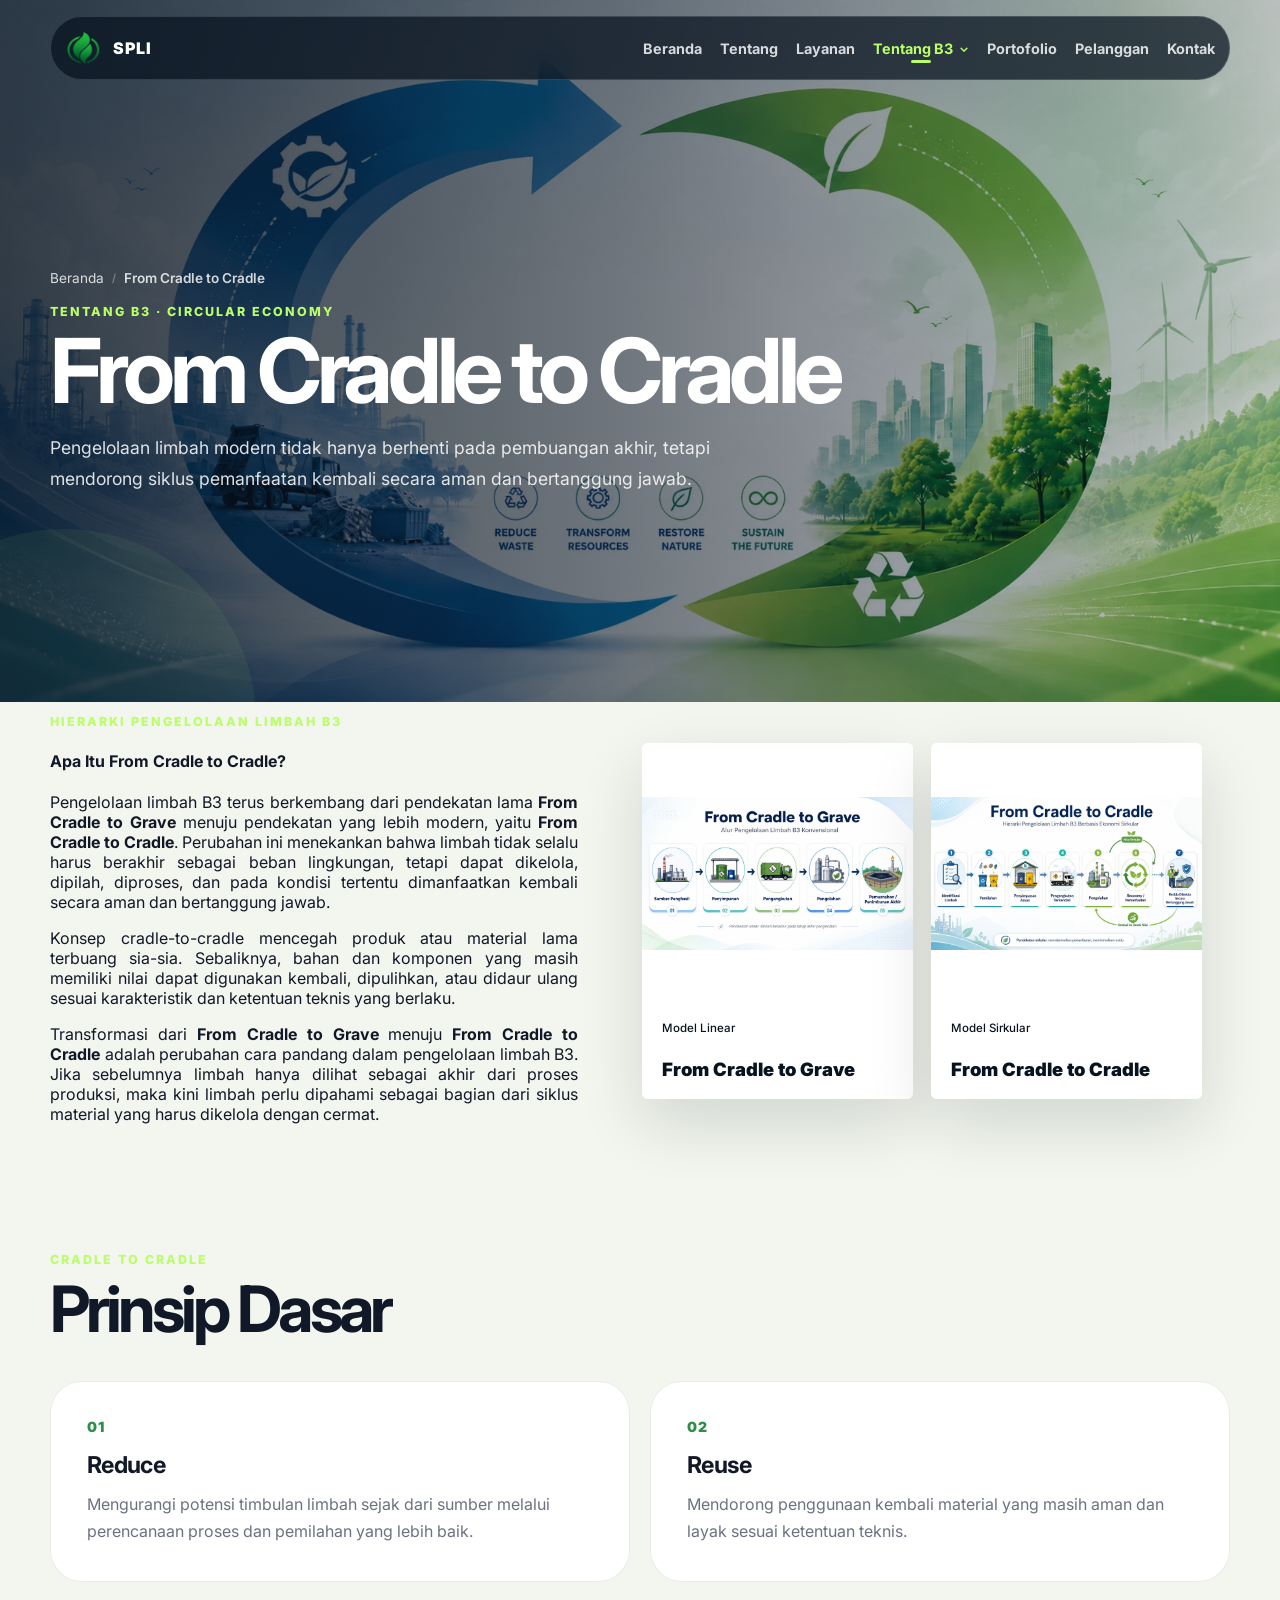
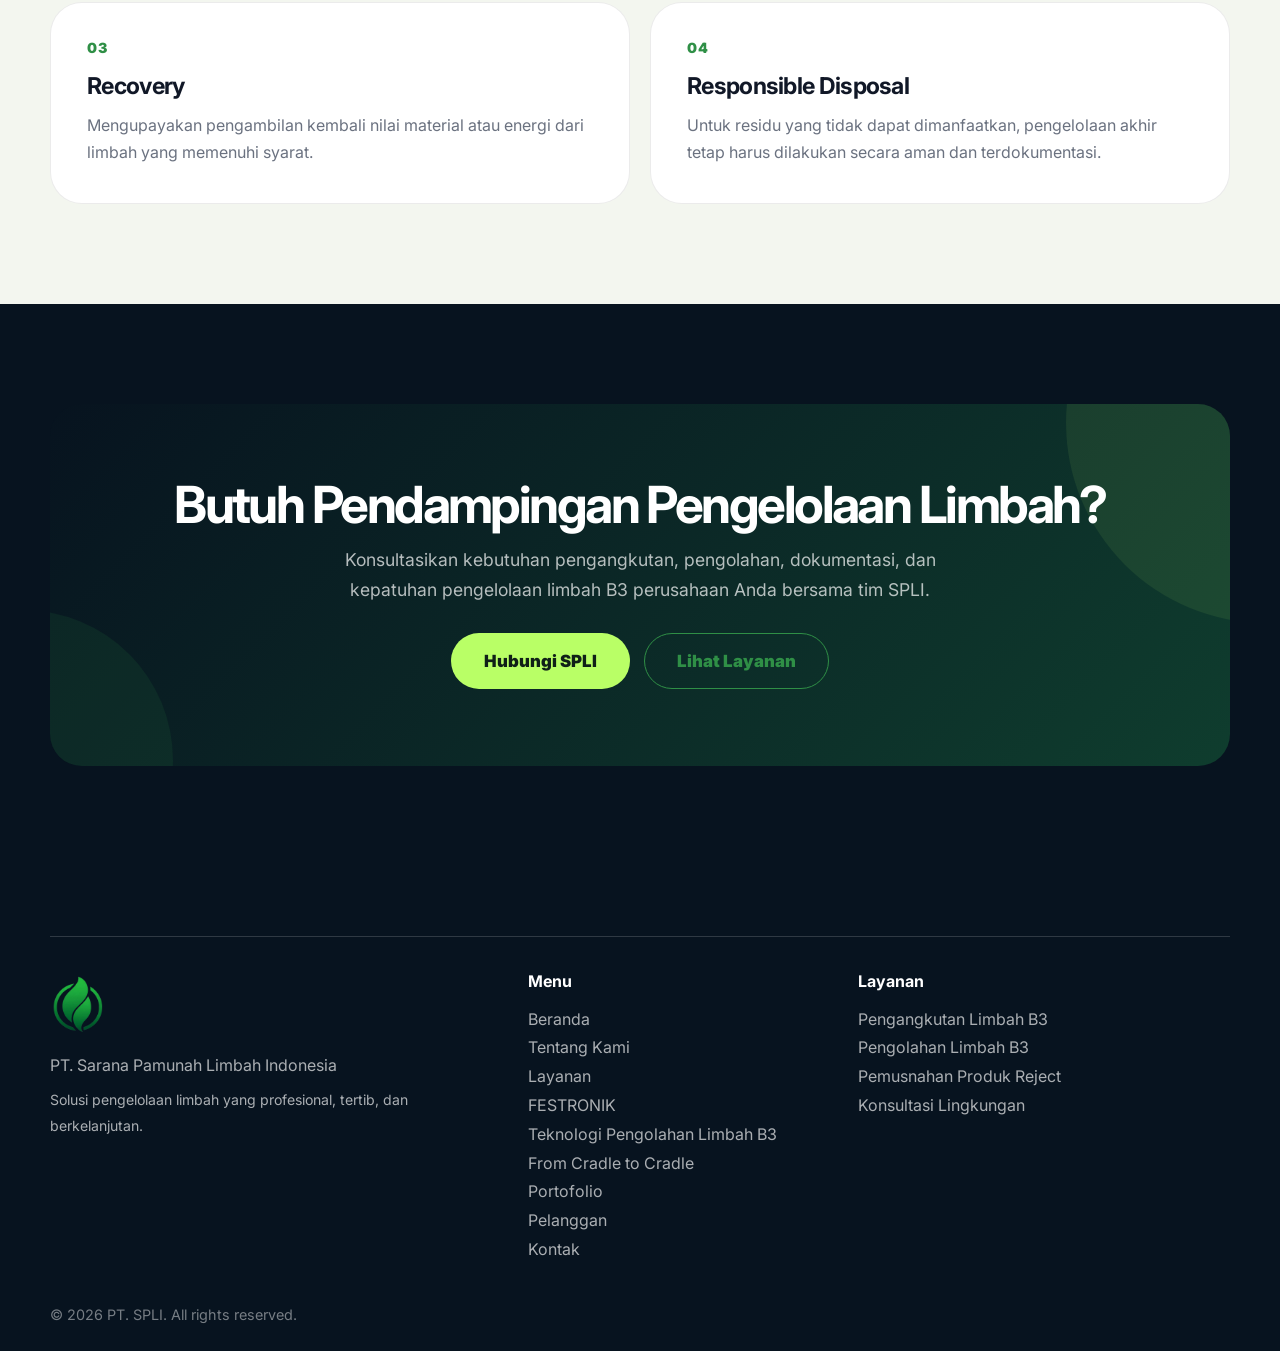
<file: from-cradle-to-cradle.html>
<!doctype html>
<html lang="id">
  <head>
    <meta charset="UTF-8" />
    <meta name="viewport" content="width=device-width, initial-scale=1.0" />
    <meta
      name="description"
      content="Konsep From Cradle to Cradle dalam pengelolaan limbah B3 dan transisi menuju ekonomi sirkular."
    />
    <meta
      name="keywords"
      content="SPLI, limbah B3, pengelolaan limbah B3, FESTRONIK, cradle to cradle, teknologi pengolahan limbah B3"
    />
    <title>
      From Cradle to Cradle | PT. Sarana Pamunah Limbah Indonesia — SPLI
    </title>
    <link rel="preconnect" href="https://fonts.googleapis.com" />
    <link rel="preconnect" href="https://fonts.gstatic.com" crossorigin />
    <link
      href="https://fonts.googleapis.com/css2?family=Inter:wght@400;500;600;700;800;900&display=swap"
      rel="stylesheet"
    />
    <link rel="icon" type="image/png" href="assets/icon/favicon.png" />
    <link rel="shortcut icon" type="image/png" href="assets/icon/favicon.png" />
    <link rel="apple-touch-icon" href="assets/icon/favicon.png" />
    <link rel="stylesheet" href="css/base.css" />
    <link rel="stylesheet" href="css/navbar.css" />
    <link rel="stylesheet" href="css/components.css" />
    <link rel="stylesheet" href="css/footer.css" />
    <link rel="stylesheet" href="css/tentang-b3.css" />
    <link rel="stylesheet" href="css/from-cradle-to-cradle.css" />
  </head>
  <body>
    <div class="cursor-glow" aria-hidden="true"></div>

    <header class="site-header" data-header>
      <a href="index.html" class="brand" aria-label="PT. SPLI Beranda">
        <img
          src="assets/image/logo-spli.webp"
          alt="Logo SPLI"
          class="brand-logo"
        />
        <span class="brand-text">SPLI</span>
      </a>
      <button
        class="nav-toggle"
        data-nav-toggle
        aria-label="Buka menu navigasi"
        aria-expanded="false"
      >
        <span></span><span></span><span></span>
      </button>
      <nav class="site-nav" data-nav>
        <a href="index.html">Beranda</a>
        <a href="tentang.html">Tentang</a>
        <a href="layanan.html">Layanan</a>
        <div class="nav-dropdown" data-nav-dropdown>
          <button
            class="nav-dropdown-toggle"
            type="button"
            data-nav-dropdown-toggle
            aria-expanded="false"
            aria-haspopup="true"
          >
            Tentang B3
          </button>
          <div class="nav-dropdown-menu" aria-label="Sub menu Tentang B3">
            <a href="festronik.html">FESTRONIK</a>
            <a href="teknologi-pengolahan-limbah-b3.html"
              >Teknologi Pengolahan Limbah B3</a
            >
            <a href="from-cradle-to-cradle.html">From Cradle to Cradle</a>
          </div>
        </div>
        <a href="portofolio.html">Portofolio</a>
        <a href="pelanggan.html">Pelanggan</a>
        <a href="kontak.html">Kontak</a>
      </nav>
    </header>

    <main>
      <section class="page-hero from-cradle-to-cradle-hero">
        <div class="page-hero-shape s1"></div>
        <div class="page-hero-shape s2"></div>
        <div class="container reveal">
          <nav class="breadcrumb" aria-label="Breadcrumb">
            <a href="index.html">Beranda</a>
            <span class="separator">/</span>
            <span class="current">From Cradle to Cradle</span>
          </nav>
          <p class="eyebrow">Tentang B3 · Circular Economy</p>
          <h1>From Cradle to Cradle</h1>
          <p class="hero-desc">
            Pengelolaan limbah modern tidak hanya berhenti pada pembuangan
            akhir, tetapi mendorong siklus pemanfaatan kembali secara aman dan
            bertanggung jawab.
          </p>
        </div>
      </section>

      <section class="split-section">
        <section class="cradle-compare-section">
  <div class="container cradle-compare-grid">
    <div class="cradle-compare-copy reveal">
      <p class="eyebrow">Hierarki Pengelolaan Limbah B3</p>

      <h4>Apa Itu From Cradle to Cradle?</h4>

      <p>
        Pengelolaan limbah B3 terus berkembang dari pendekatan lama
        <strong>From Cradle to Grave</strong> menuju pendekatan yang lebih
        modern, yaitu <strong>From Cradle to Cradle</strong>. Perubahan ini
        menekankan bahwa limbah tidak selalu harus berakhir sebagai beban
        lingkungan, tetapi dapat dikelola, dipilah, diproses, dan pada kondisi
        tertentu dimanfaatkan kembali secara aman dan bertanggung jawab.
      </p>

      <p>
        Konsep cradle-to-cradle mencegah produk atau material lama terbuang
        sia-sia. Sebaliknya, bahan dan komponen yang masih memiliki nilai dapat
        digunakan kembali, dipulihkan, atau didaur ulang sesuai karakteristik
        dan ketentuan teknis yang berlaku.
      </p>

      <p>
        Transformasi dari <strong>From Cradle to Grave</strong> menuju
        <strong>From Cradle to Cradle</strong> adalah perubahan cara pandang
        dalam pengelolaan limbah B3. Jika sebelumnya limbah hanya dilihat
        sebagai akhir dari proses produksi, maka kini limbah perlu dipahami
        sebagai bagian dari siklus material yang harus dikelola dengan cermat.
      </p>
    </div>

    <div class="cradle-compare-visual reveal delay-1">
      <article class="cradle-image-card">
        <img
          src="assets/image/c2g.webp"
          alt="Visual alur From Cradle to Grave"
        />
        <div class="cradle-card-caption">
          <span>Model Linear</span>
          <h5>From Cradle to Grave</h5>
        </div>
      </article>

      <article class="cradle-image-card">
        <img
          src="assets/image/c2c.webp"
          alt="Visual hierarki From Cradle to Cradle"
        />
        <div class="cradle-card-caption">
          <span>Model Sirkular</span>
          <h5>From Cradle to Cradle</h5>
        </div>
      </article>
    </div>
  </div>
</section>
      <section class="preview-section">
        <div class="container section-heading reveal">
          <p class="eyebrow">Cradle to Cradle</p>
          <h2>Prinsip Dasar</h2>
        </div>
        <div class="container preview-grid stagger-children">
          <article class="preview-card">
            <span class="card-number">01</span>
            <h3>Reduce</h3>
            <p>
              Mengurangi potensi timbulan limbah sejak dari sumber melalui
              perencanaan proses dan pemilahan yang lebih baik.
            </p>
          </article>
          <article class="preview-card">
            <span class="card-number">02</span>
            <h3>Reuse</h3>
            <p>
              Mendorong penggunaan kembali material yang masih aman dan layak
              sesuai ketentuan teknis.
            </p>
          </article>
          <article class="preview-card">
            <span class="card-number">03</span>
            <h3>Recovery</h3>
            <p>
              Mengupayakan pengambilan kembali nilai material atau energi dari
              limbah yang memenuhi syarat.
            </p>
          </article>
          <article class="preview-card">
            <span class="card-number">04</span>
            <h3>Responsible Disposal</h3>
            <p>
              Untuk residu yang tidak dapat dimanfaatkan, pengelolaan akhir
              tetap harus dilakukan secara aman dan terdokumentasi.
            </p>
          </article>
        </div>
      </section>
      
      <section class="cta-section section-dark">
        <div class="container">
          <div class="cta-banner reveal">
            <h2>Butuh Pendampingan Pengelolaan Limbah?</h2>
            <p>
              Konsultasikan kebutuhan pengangkutan, pengolahan, dokumentasi, dan
              kepatuhan pengelolaan limbah B3 perusahaan Anda bersama tim SPLI.
            </p>
            <div class="btn-group">
              <a href="kontak.html" class="btn btn-primary btn-lg"
                >Hubungi SPLI</a
              >
              <a href="layanan.html" class="btn btn-outline btn-lg"
                >Lihat Layanan</a
              >
            </div>
          </div>
        </div>
      </section>
    </main>

    <footer class="site-footer section-dark">
      <div class="container footer-grid">
        <div>
          <img
            src="assets/image/logo-spli.webp"
            alt="Logo SPLI"
            class="footer-logo"
          />
          <p>PT. Sarana Pamunah Limbah Indonesia</p>
          <p style="margin-top: 8px; font-size: 0.88rem">
            Solusi pengelolaan limbah yang profesional, tertib, dan
            berkelanjutan.
          </p>
        </div>
        <div>
          <h4>Menu</h4>
          <a href="index.html">Beranda</a>
          <a href="tentang.html">Tentang Kami</a>
          <a href="layanan.html">Layanan</a>
          <a href="festronik.html">FESTRONIK</a>
          <a href="teknologi-pengolahan-limbah-b3.html"
            >Teknologi Pengolahan Limbah B3</a
          >
          <a href="from-cradle-to-cradle.html">From Cradle to Cradle</a>
          <a href="portofolio.html">Portofolio</a>
          <a href="pelanggan.html">Pelanggan</a>
          <a href="kontak.html">Kontak</a>
        </div>
        <div>
          <h4>Layanan</h4>
          <p>Pengangkutan Limbah B3</p>
          <p>Pengolahan Limbah B3</p>
          <p>Pemusnahan Produk Reject</p>
          <p>Konsultasi Lingkungan</p>
        </div>
      </div>
      <div class="container footer-bottom">
        © <span data-year></span> PT. SPLI. All rights reserved.
      </div>
    </footer>
    <script src="js/main.js"></script>
  </body>
</html>
</file>
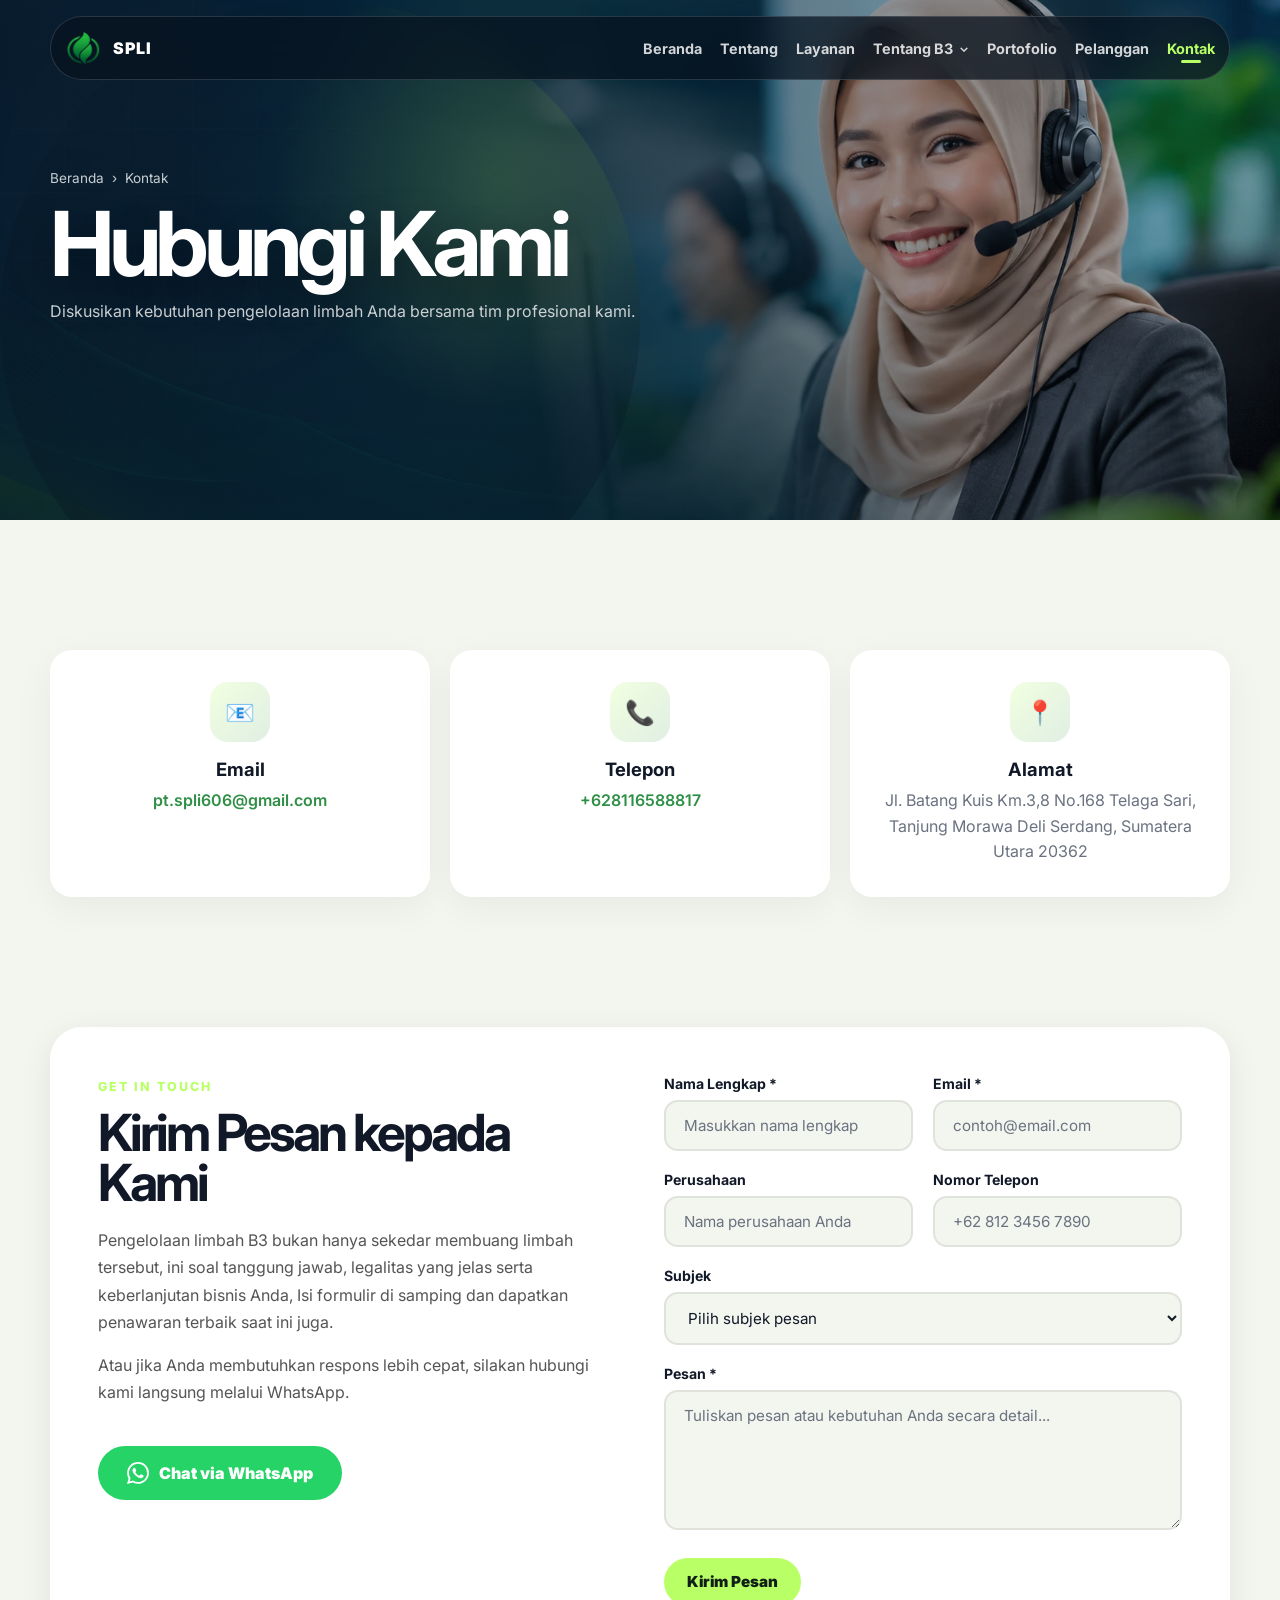
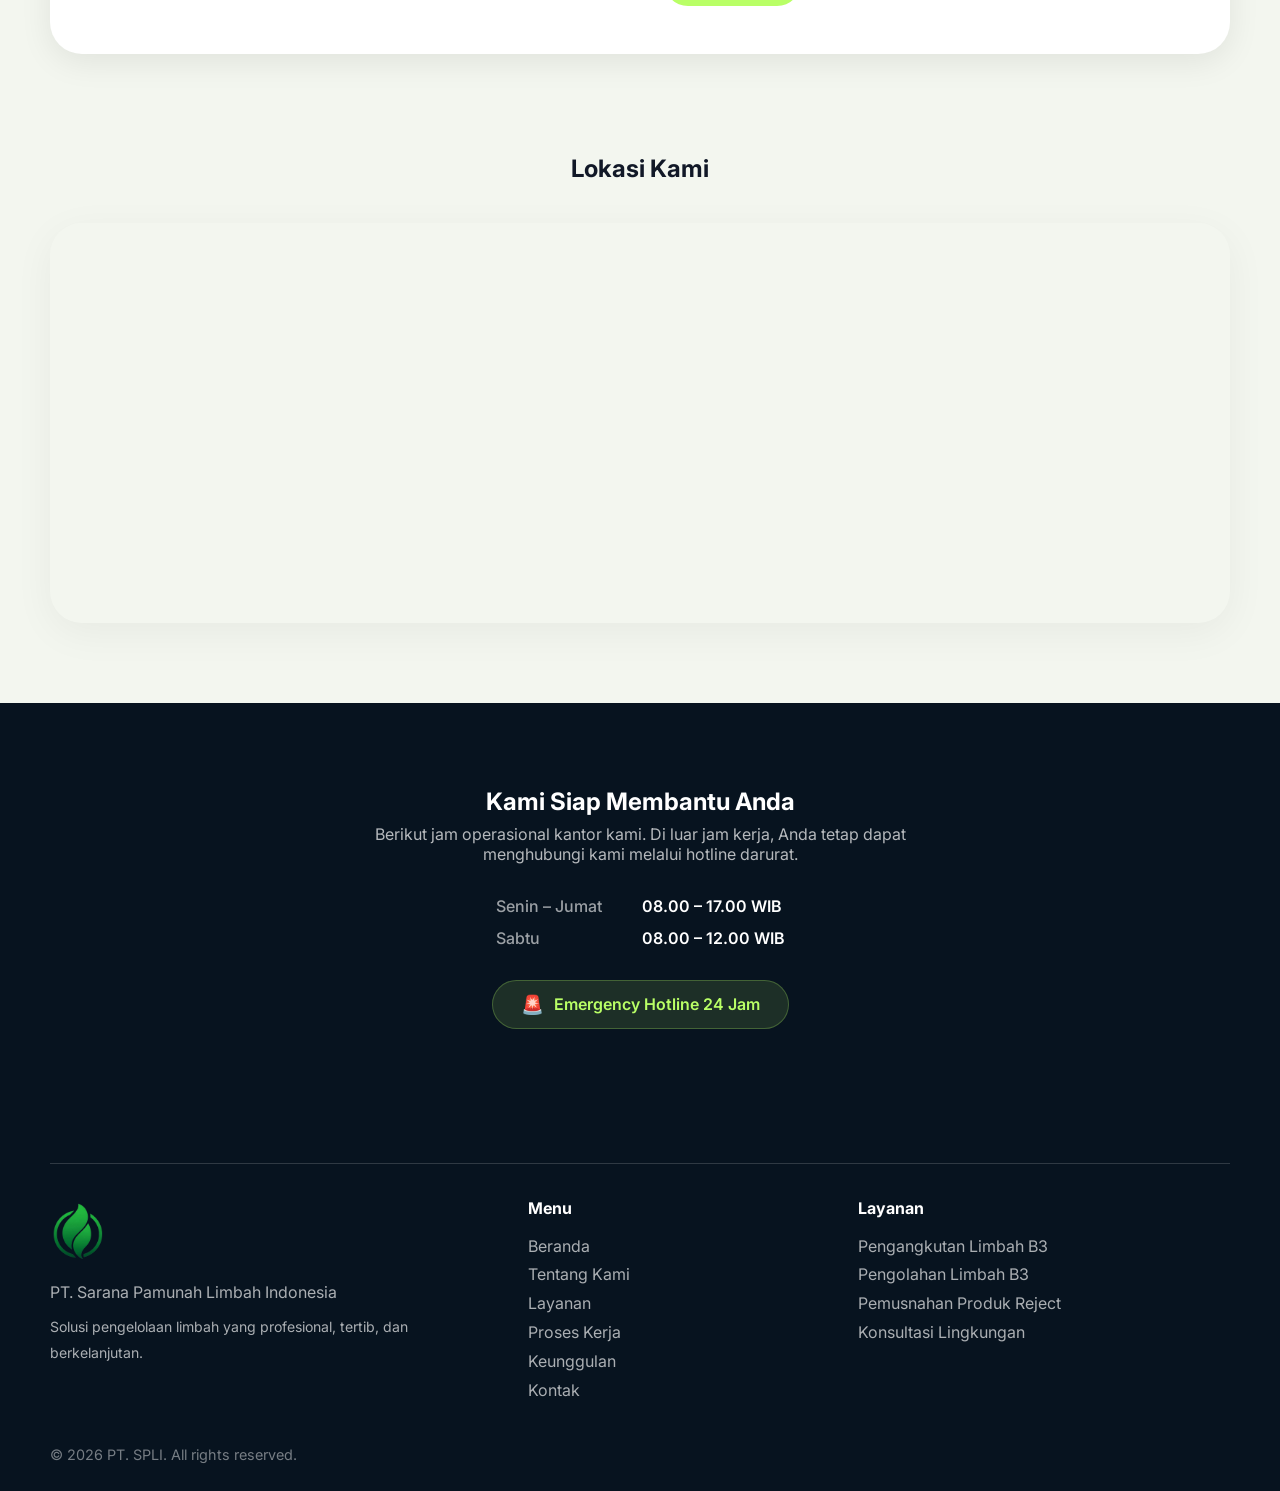
<file: kontak.html>
<!doctype html>
<html lang="id">
  <head>
    <meta charset="UTF-8" />
    <meta name="viewport" content="width=device-width, initial-scale=1.0" />
    <meta
      name="description"
      content="Hubungi PT. Sarana Pamunah Limbah Indonesia (SPLI) untuk konsultasi pengelolaan limbah B3, pengangkutan, dan pengolahan limbah profesional."
    />
    <meta
      name="keywords"
      content="kontak SPLI, hubungi SPLI, pengelolaan limbah B3, konsultasi limbah, pengangkutan limbah"
    />
    <title>Kontak — PT. SPLI | Sarana Pamunah Limbah Indonesia</title>
    <link rel="preconnect" href="https://fonts.googleapis.com" />
    <link rel="preconnect" href="https://fonts.gstatic.com" crossorigin />
    <link
      href="https://fonts.googleapis.com/css2?family=Inter:wght@300;400;500;600;700;800&display=swap"
      rel="stylesheet"
    />
    <link rel="icon" type="image/png" href="assets/icon/favicon.png" />
    <link rel="shortcut icon" type="image/png" href="assets/icon/favicon.png" />
    <link rel="apple-touch-icon" href="assets/icon/favicon.png" />
    <link rel="stylesheet" href="css/base.css" />
    <link rel="stylesheet" href="css/navbar.css" />
    <link rel="stylesheet" href="css/components.css" />
    <link rel="stylesheet" href="css/footer.css" />
    <link rel="stylesheet" href="css/kontak.css" />
  </head>
  <body>
    <div class="cursor-glow"></div>

    <!-- ========== HEADER ========== -->
    <header class="site-header" data-header>
      <a href="index.html" class="brand" aria-label="PT. SPLI Beranda">
        <img
          src="assets/image/logo-spli.webp"
          alt="Logo SPLI"
          class="brand-logo"
        />
        <span class="brand-text">SPLI</span>
      </a>
      <button
        class="nav-toggle"
        data-nav-toggle
        aria-label="Buka menu navigasi"
        aria-expanded="false"
      >
        <span></span><span></span><span></span>
      </button>
      <nav class="site-nav" data-nav>
        <a href="index.html">Beranda</a>
        <a href="tentang.html">Tentang</a>
        <a href="layanan.html">Layanan</a>
        <div class="nav-dropdown" data-nav-dropdown>
          <button
            class="nav-dropdown-toggle"
            type="button"
            data-nav-dropdown-toggle
            aria-expanded="false"
            aria-haspopup="true"
          >
            Tentang B3
          </button>
          <div class="nav-dropdown-menu" aria-label="Sub menu Tentang B3">
            <a href="festronik.html">FESTRONIK</a>
            <a href="teknologi-pengolahan-limbah-b3.html">Teknologi Pengolahan Limbah B3</a>
            <a href="from-cradle-to-cradle.html">From Cradle to Cradle</a>
          </div>
        </div>
        <a href="portofolio.html">Portofolio</a>
        <a href="pelanggan.html">Pelanggan</a>
        <a href="kontak.html">Kontak</a>
      </nav>
    </header>

    <!-- ========== PAGE HERO ========== -->
    <section class="page-hero contact-hero">
      <div class="page-hero-shape s1"></div>
      <div class="page-hero-shape s2"></div>
      <div class="container">
        <nav class="breadcrumb" aria-label="Breadcrumb">
          <a href="index.html">Beranda</a> &rsaquo; <span>Kontak</span>
        </nav>
        <h1>Hubungi Kami</h1>
        <p>
          Diskusikan kebutuhan pengelolaan limbah Anda bersama tim profesional
          kami.
        </p>
      </div>
    </section>

    <!-- ========== CONTACT INFO SECTION ========== -->
    <section style="padding: 80px 0">
      <div class="container">
        <div class="contact-info-grid reveal stagger-children">
          <div class="contact-info-card">
            <div class="info-icon">📧</div>
            <h3>Email</h3>
            <p>
              <a
                href="mailto:pt.spli606@gmail.com"
                style="color: var(--primary-green); text-decoration: none"
                >pt.spli606@gmail.com</a
              >
            </p>
          </div>

          <div class="contact-info-card">
            <div class="info-icon">📞</div>
            <h3>Telepon</h3>
            <p>
              <a
                href="tel:+628116588817"
                style="color: var(--primary-green); text-decoration: none"
                >+628116588817</a
              >
            </p>
          </div>

          <div class="contact-info-card">
            <div class="info-icon">📍</div>
            <h3>Alamat</h3>
            <p>
              Jl. Batang Kuis Km.3,8 No.168 Telaga Sari, Tanjung Morawa Deli
              Serdang, Sumatera Utara 20362
            </p>
          </div>
        </div>
      </div>
    </section>

    <!-- ========== CONTACT FORM SECTION ========== -->
    <section style="padding: 0 0 80px">
      <div class="container">
        <div
          class="contact-card"
          style="
            background: #fff;
            border-radius: var(--radius-xl, 1.25rem);
            box-shadow: 0 8px 32px rgba(0, 0, 0, 0.08);
            padding: 48px;
            display: grid;
            grid-template-columns: 1fr 1fr;
            gap: 48px;
            align-items: start;
          "
        >
          <!-- Left: Info -->
          <div class="reveal">
            <span class="eyebrow">Get in Touch</span>
            <h2 style="margin-top: 12px">Kirim Pesan kepada Kami</h2>
            <p style="margin-top: 16px; color: #555; line-height: 1.7">
              Pengelolaan limbah B3 bukan hanya sekedar membuang limbah tersebut,
              ini soal tanggung jawab, legalitas yang jelas serta keberlanjutan
              bisnis Anda, Isi formulir di samping dan dapatkan penawaran 
              terbaik saat ini juga.
            </p>
            <p style="margin-top: 12px; color: #555; line-height: 1.7">
              Atau jika Anda membutuhkan respons lebih cepat, silakan hubungi
              kami langsung melalui WhatsApp.
            </p>
            <a
              href="https://wa.me/620000000000"
              class="btn btn-whatsapp"
              style="margin-top: 24px"
              target="_blank"
              rel="noopener noreferrer"
            >
              <svg
                width="20"
                height="20"
                viewBox="0 0 24 24"
                fill="currentColor"
                style="flex-shrink: 0"
              >
                <path
                  d="M17.472 14.382c-.297-.149-1.758-.867-2.03-.967-.273-.099-.471-.148-.67.15-.197.297-.767.966-.94 1.164-.173.199-.347.223-.644.075-.297-.15-1.255-.463-2.39-1.475-.883-.788-1.48-1.761-1.653-2.059-.173-.297-.018-.458.13-.606.134-.133.298-.347.446-.52.149-.174.198-.298.298-.497.099-.198.05-.371-.025-.52-.075-.149-.669-1.612-.916-2.207-.242-.579-.487-.5-.669-.51-.173-.008-.371-.01-.57-.01-.198 0-.52.074-.792.372-.272.297-1.04 1.016-1.04 2.479 0 1.462 1.065 2.875 1.213 3.074.149.198 2.096 3.2 5.077 4.487.709.306 1.262.489 1.694.625.712.227 1.36.195 1.871.118.571-.085 1.758-.719 2.006-1.413.248-.694.248-1.289.173-1.413-.074-.124-.272-.198-.57-.347m-5.421 7.403h-.004a9.87 9.87 0 01-5.031-1.378l-.361-.214-3.741.982.998-3.648-.235-.374a9.86 9.86 0 01-1.51-5.26c.001-5.45 4.436-9.884 9.888-9.884 2.64 0 5.122 1.03 6.988 2.898a9.825 9.825 0 012.893 6.994c-.003 5.45-4.437 9.884-9.885 9.884m8.413-18.297A11.815 11.815 0 0012.05 0C5.495 0 .16 5.335.157 11.892c0 2.096.547 4.142 1.588 5.945L.057 24l6.305-1.654a11.882 11.882 0 005.683 1.448h.005c6.554 0 11.89-5.335 11.893-11.893a11.821 11.821 0 00-3.48-8.413z"
                />
              </svg>
              Chat via WhatsApp
            </a>
          </div>

          <!-- Right: Form -->
          <div class="reveal delay-1">
            <form id="contact-form">
              <div class="form-grid">
                <!-- Row 1 -->
                <div class="form-group">
                  <label class="form-label" for="nama">Nama Lengkap *</label>
                  <input
                    class="form-input"
                    type="text"
                    id="nama"
                    name="nama"
                    placeholder="Masukkan nama lengkap"
                    required
                  />
                </div>
                <div class="form-group">
                  <label class="form-label" for="email">Email *</label>
                  <input
                    class="form-input"
                    type="email"
                    id="email"
                    name="email"
                    placeholder="contoh@email.com"
                    required
                  />
                </div>

                <!-- Row 2 -->
                <div class="form-group">
                  <label class="form-label" for="perusahaan">Perusahaan</label>
                  <input
                    class="form-input"
                    type="text"
                    id="perusahaan"
                    name="perusahaan"
                    placeholder="Nama perusahaan Anda"
                  />
                </div>
                <div class="form-group">
                  <label class="form-label" for="telepon">Nomor Telepon</label>
                  <input
                    class="form-input"
                    type="tel"
                    id="telepon"
                    name="telepon"
                    placeholder="+62 812 3456 7890"
                  />
                </div>

                <!-- Row 3 -->
                <div class="form-group" style="grid-column: 1 / -1">
                  <label class="form-label" for="subjek">Subjek</label>
                  <select class="form-input" id="subjek" name="subjek">
                    <option value="" disabled selected>
                      Pilih subjek pesan
                    </option>
                    <option value="konsultasi">
                      Konsultasi Pengelolaan Limbah
                    </option>
                    <option value="pengangkutan">
                      Layanan Pengangkutan Limbah B3
                    </option>
                    <option value="pengolahan">
                      Layanan Pengolahan Limbah B3
                    </option>
                    <option value="pemusnahan">Pemusnahan Produk Reject</option>
                    <option value="kerjasama">Kerjasama &amp; Kemitraan</option>
                    <option value="lainnya">Lainnya</option>
                  </select>
                </div>

                <!-- Row 4 -->
                <div class="form-group" style="grid-column: 1 / -1">
                  <label class="form-label" for="pesan">Pesan *</label>
                  <textarea
                    class="form-textarea"
                    id="pesan"
                    name="pesan"
                    rows="5"
                    placeholder="Tuliskan pesan atau kebutuhan Anda secara detail..."
                    required
                  ></textarea>
                </div>

                <!-- Row 5 -->
                <div class="form-submit-row" style="grid-column: 1 / -1">
                  <button type="submit" class="btn btn-primary">
                    Kirim Pesan
                  </button>
                  <span class="form-success">✓ Pesan berhasil dikirim!</span>
                </div>
              </div>
            </form>
          </div>
        </div>
      </div>
    </section>

    <!-- ========== MAP SECTION ========== -->
    <section style="padding: 0 0 80px">
      <div class="container">
        <h2 class="reveal" style="text-align: center; margin-bottom: 32px">
          Lokasi Kami
        </h2>
        <div class="map-container reveal">
      <iframe 
        src="https://www.google.com/maps/embed?pb=!1m18!1m12!1m3!1d3982.1109862471058!2d98.7885452099845!3d3.5619112963973314!2m3!1f0!2f0!3f0!3m2!1i1024!2i768!4f13.1!3m3!1m2!1s0x303137839463333d%3A0x33951781218a4cac!2sPT%20SARANA%20PAMUNAH%20LIMBAH%20INDONESIA!5e0!3m2!1sid!2sid!4v1780125756004!5m2!1sid!2sid" 
        width="600" 
        height="450" 
        style="border:0;" 
        allowfullscreen="" 
        loading="lazy" 
        referrerpolicy="no-referrer-when-downgrade"
        >
      </iframe>
        </div>
    </section>

    <!-- ========== OPERATING HOURS SECTION ========== -->
    <section class="section-dark" style="padding: 64px 0">
      <div class="container" style="text-align: center">
        <h2 class="reveal" style="margin-bottom: 8px">
          Kami Siap Membantu Anda
        </h2>
        <p
          class="reveal delay-1"
          style="
            color: rgba(255, 255, 255, 0.7);
            max-width: 540px;
            margin: 0 auto 32px;
          "
        >
          Berikut jam operasional kantor kami. Di luar jam kerja, Anda tetap
          dapat menghubungi kami melalui hotline darurat.
        </p>

        <div
          class="reveal delay-2"
          style="
            display: inline-grid;
            grid-template-columns: auto auto;
            gap: 12px 40px;
            text-align: left;
            margin-bottom: 32px;
          "
        >
          <span style="color: rgba(255, 255, 255, 0.6); font-weight: 500"
            >Senin – Jumat</span
          >
          <span style="color: #fff; font-weight: 600">08.00 – 17.00 WIB</span>
          <span style="color: rgba(255, 255, 255, 0.6); font-weight: 500"
            >Sabtu</span
          >
          <span style="color: #fff; font-weight: 600">08.00 – 12.00 WIB</span>
        </div>

        <div class="reveal delay-3">
          <div
            style="
              display: inline-flex;
              align-items: center;
              gap: 10px;
              background: rgba(185, 255, 102, 0.12);
              border: 1px solid rgba(185, 255, 102, 0.25);
              border-radius: 999px;
              padding: 12px 28px;
            "
          >
            <span style="font-size: 1.15rem">🚨</span>
            <span style="color: var(--acid-green); font-weight: 600"
              >Emergency Hotline 24 Jam</span
            >
          </div>
        </div>
      </div>
    </section>

    <!-- ========== FOOTER ========== -->
    <footer class="site-footer section-dark">
      <div class="container footer-grid">
        <div>
          <img src="assets/image/logo-spli.webp" class="footer-logo" />
          <p>PT. Sarana Pamunah Limbah Indonesia</p>
          <p style="margin-top: 8px; font-size: 0.88rem">
            Solusi pengelolaan limbah yang profesional, tertib, dan
            berkelanjutan.
          </p>
        </div>
        <div>
          <h4>Menu</h4>
          <a href="index.html">Beranda</a>
          <a href="tentang.html">Tentang Kami</a>
          <a href="layanan.html">Layanan</a>
          <a href="proses.html">Proses Kerja</a>
          <a href="keunggulan.html">Keunggulan</a>
          <a href="kontak.html">Kontak</a>
        </div>
        <div>
          <h4>Layanan</h4>
          <p>Pengangkutan Limbah B3</p>
          <p>Pengolahan Limbah B3</p>
          <p>Pemusnahan Produk Reject</p>
          <p>Konsultasi Lingkungan</p>
        </div>
      </div>
      <div class="container footer-bottom">
        © <span data-year></span> PT. SPLI. All rights reserved.
      </div>
    </footer>

    <script src="js/main.js"></script>
  </body>
</html>
</file>
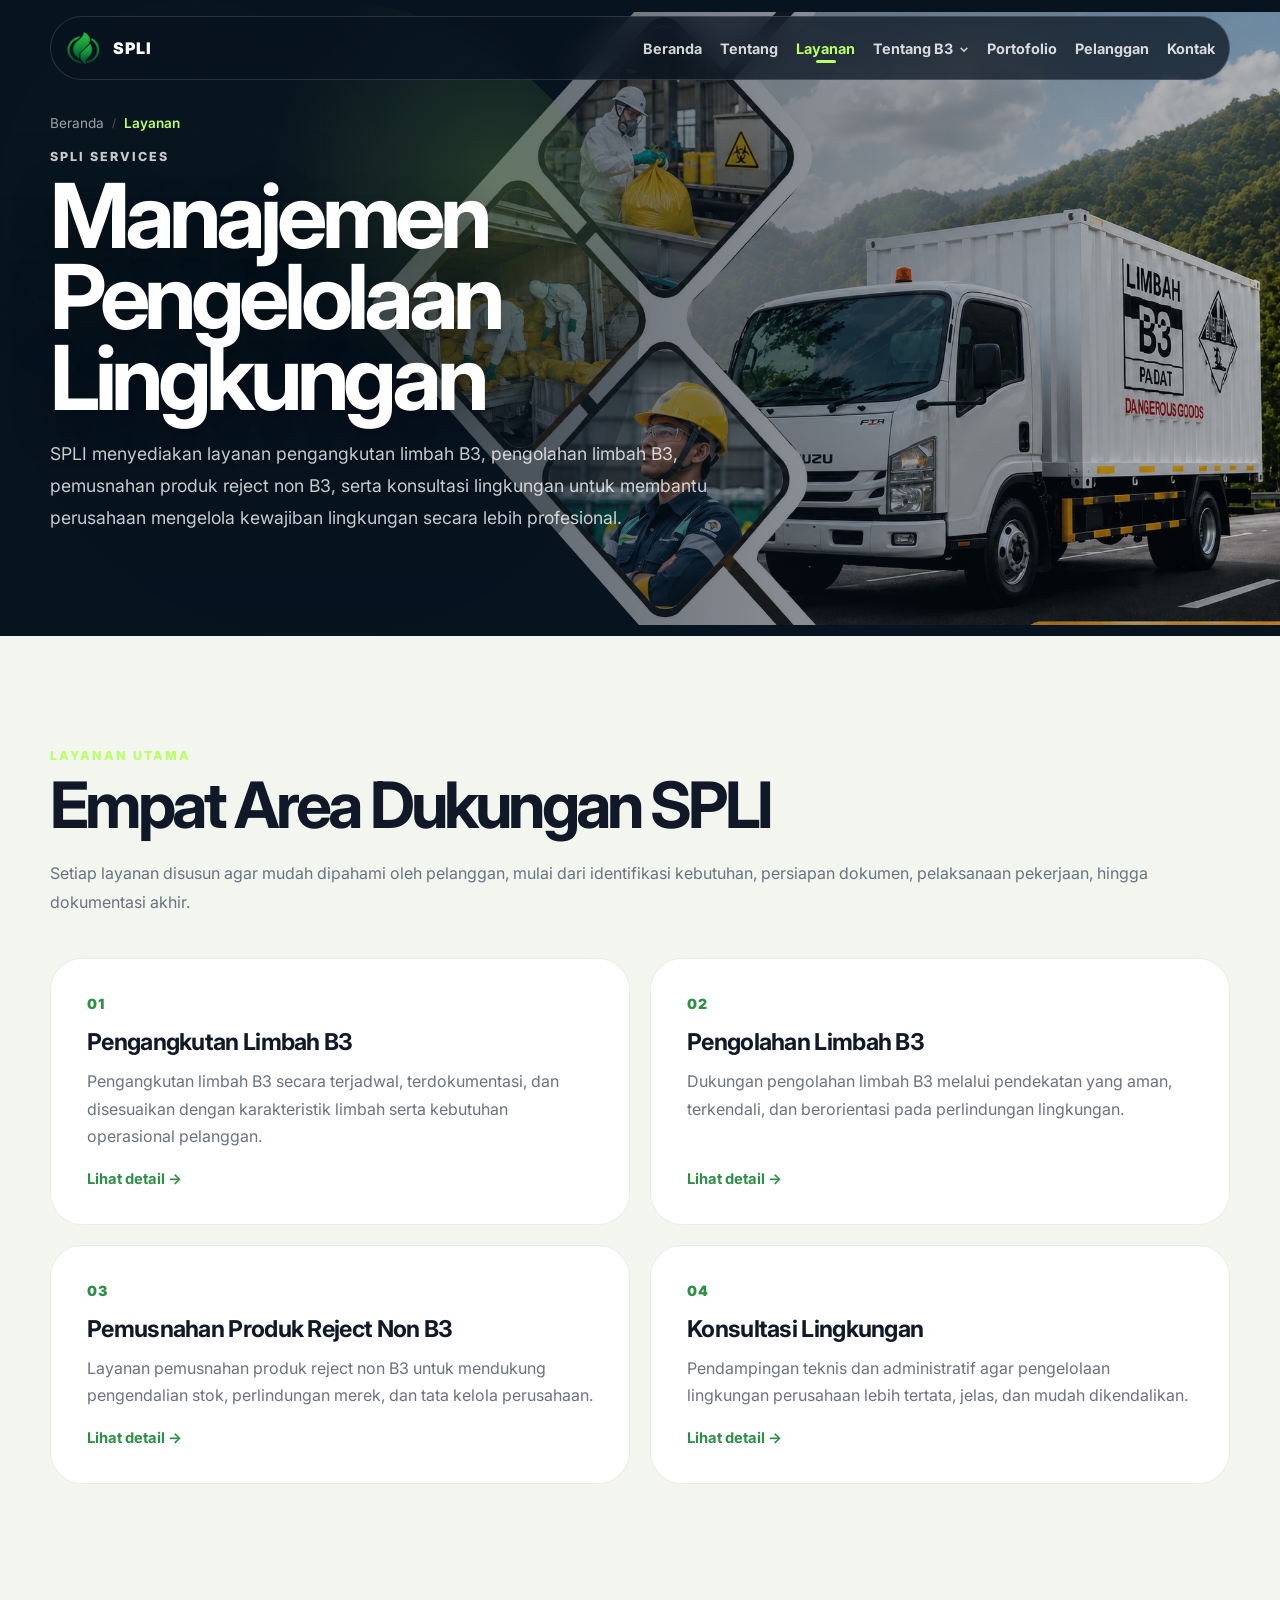
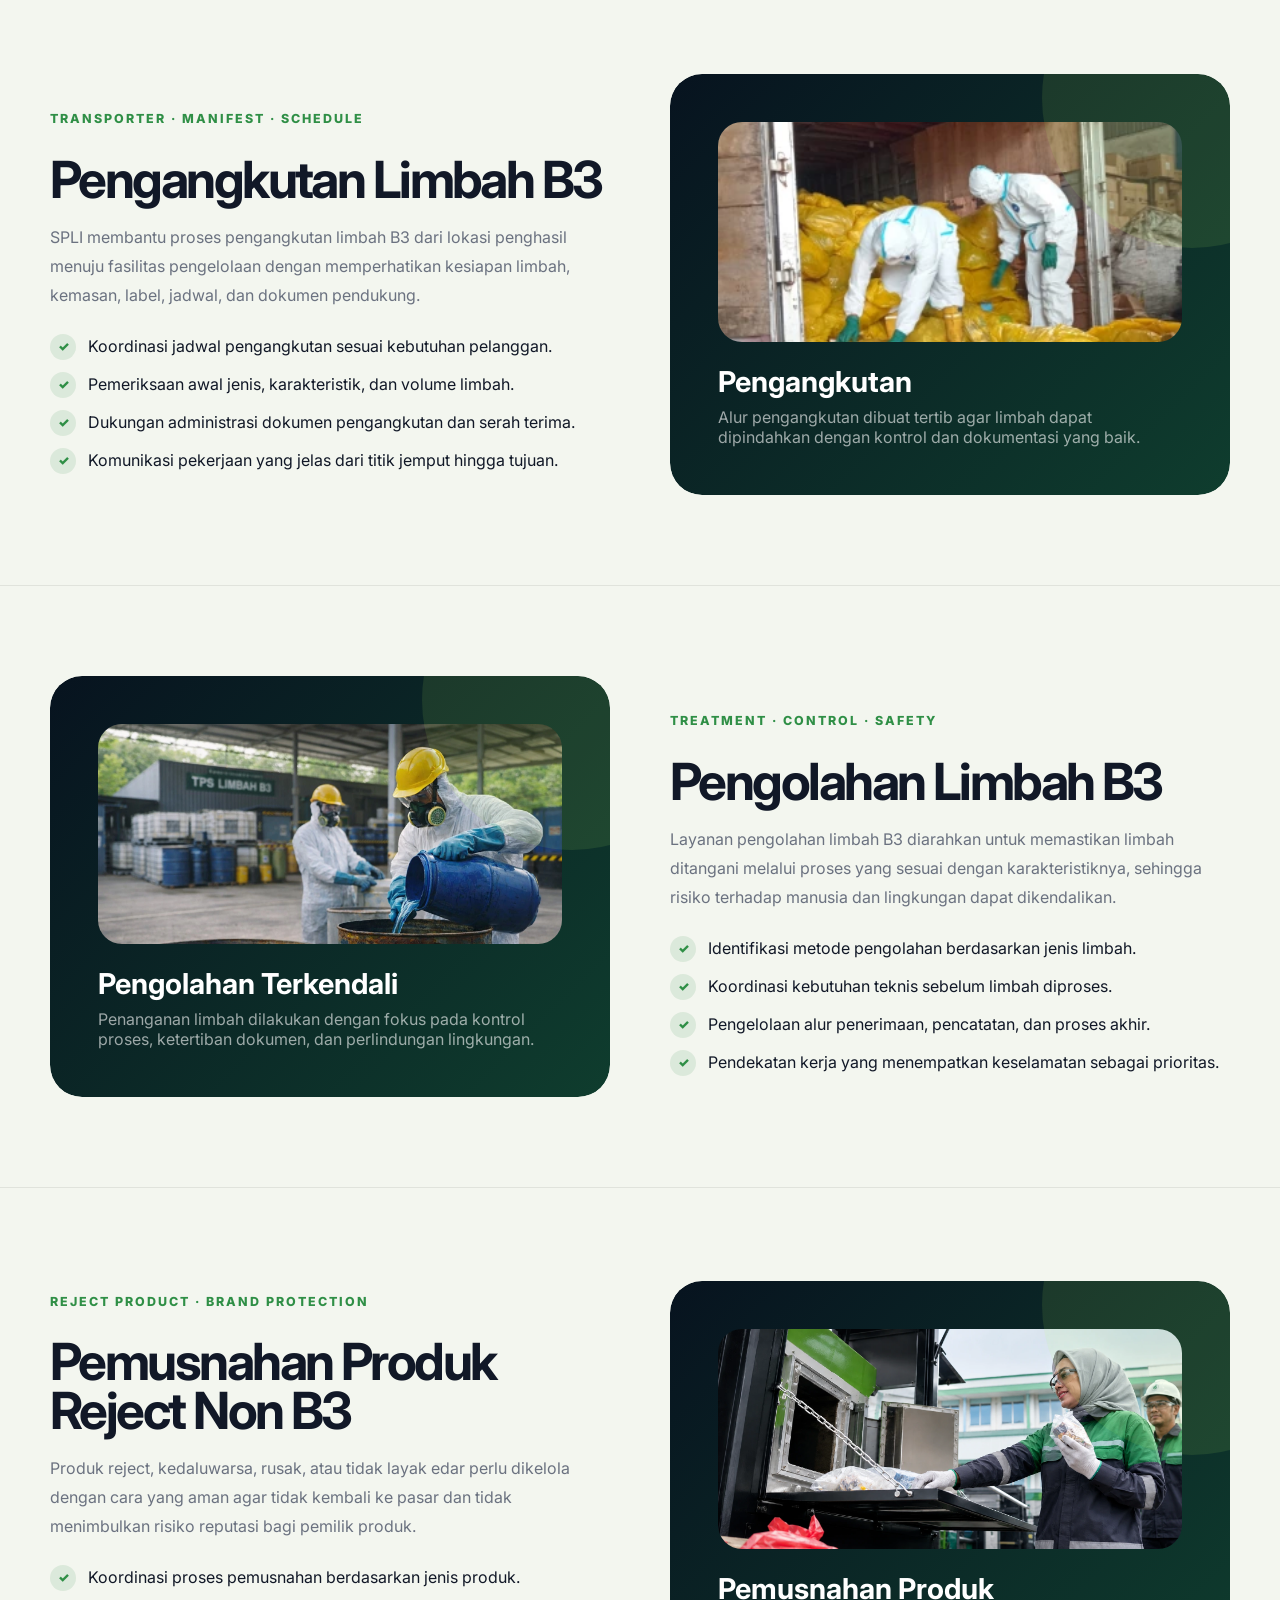
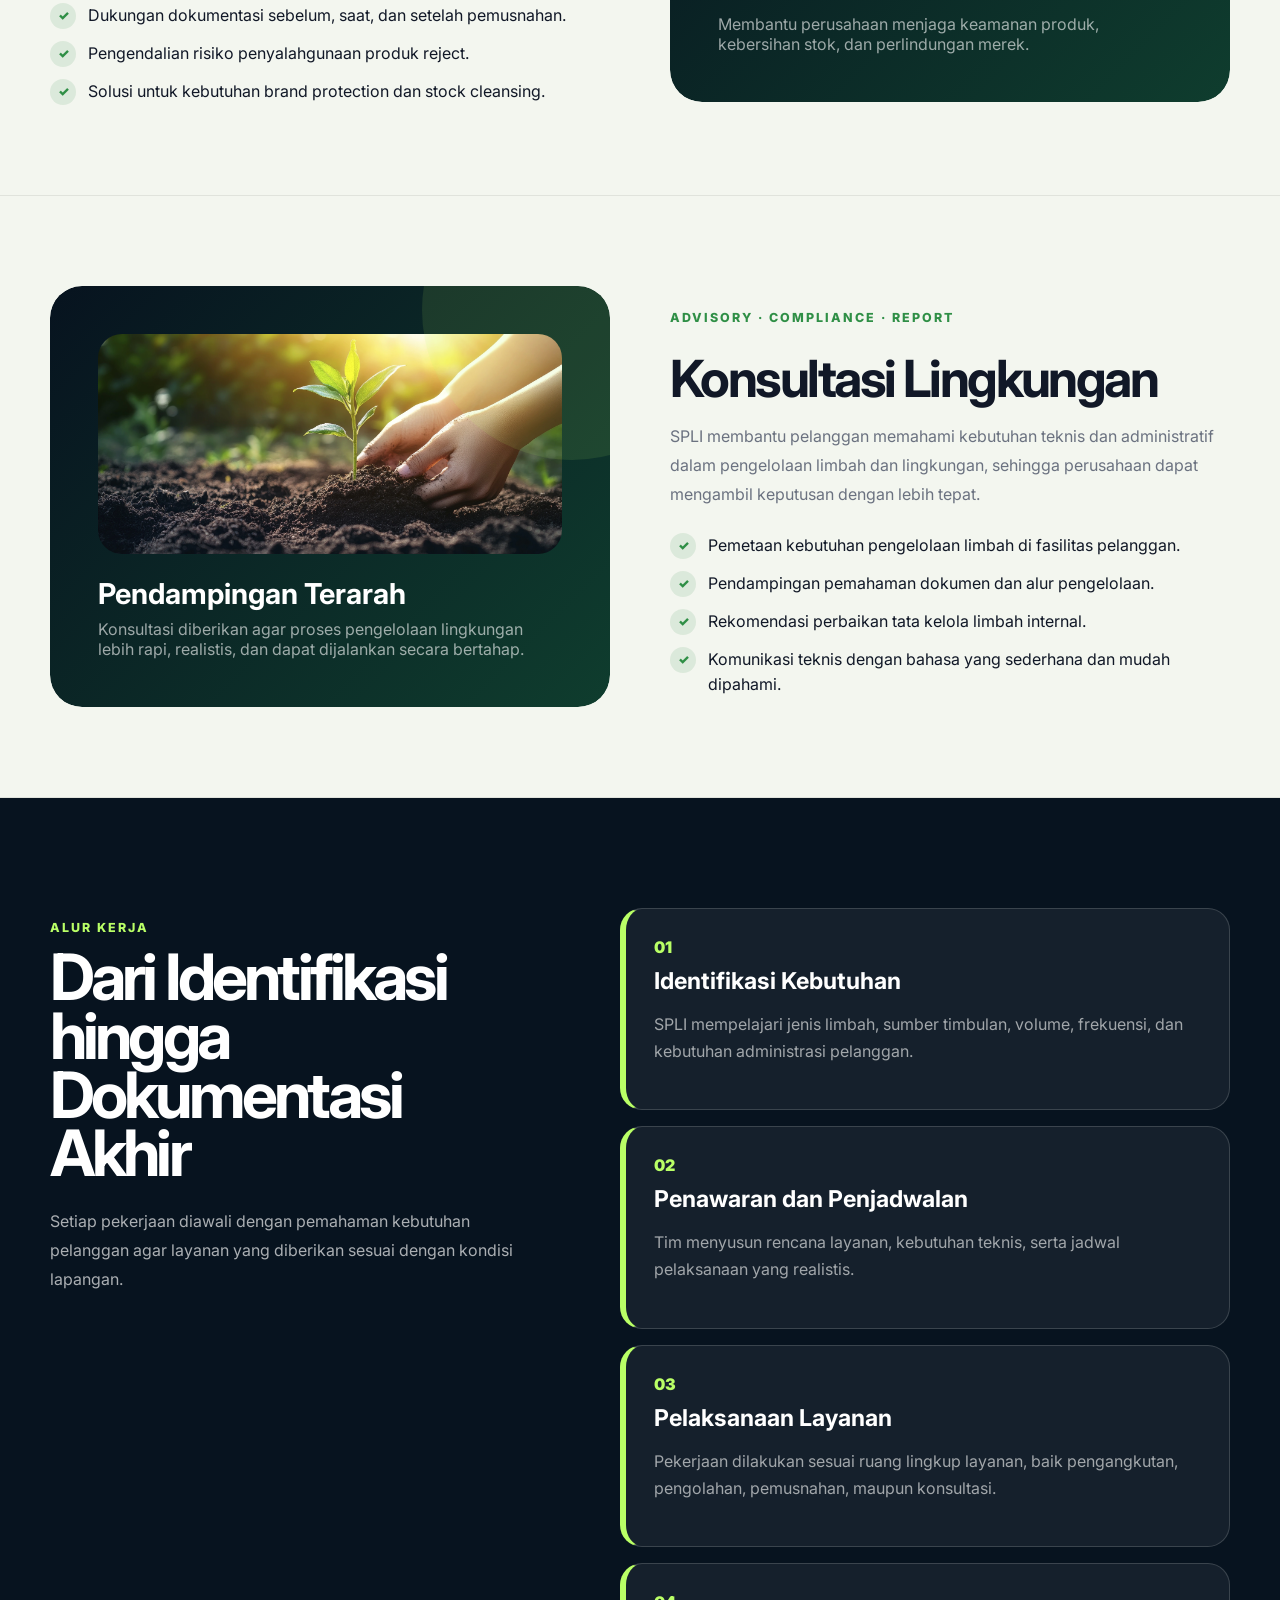
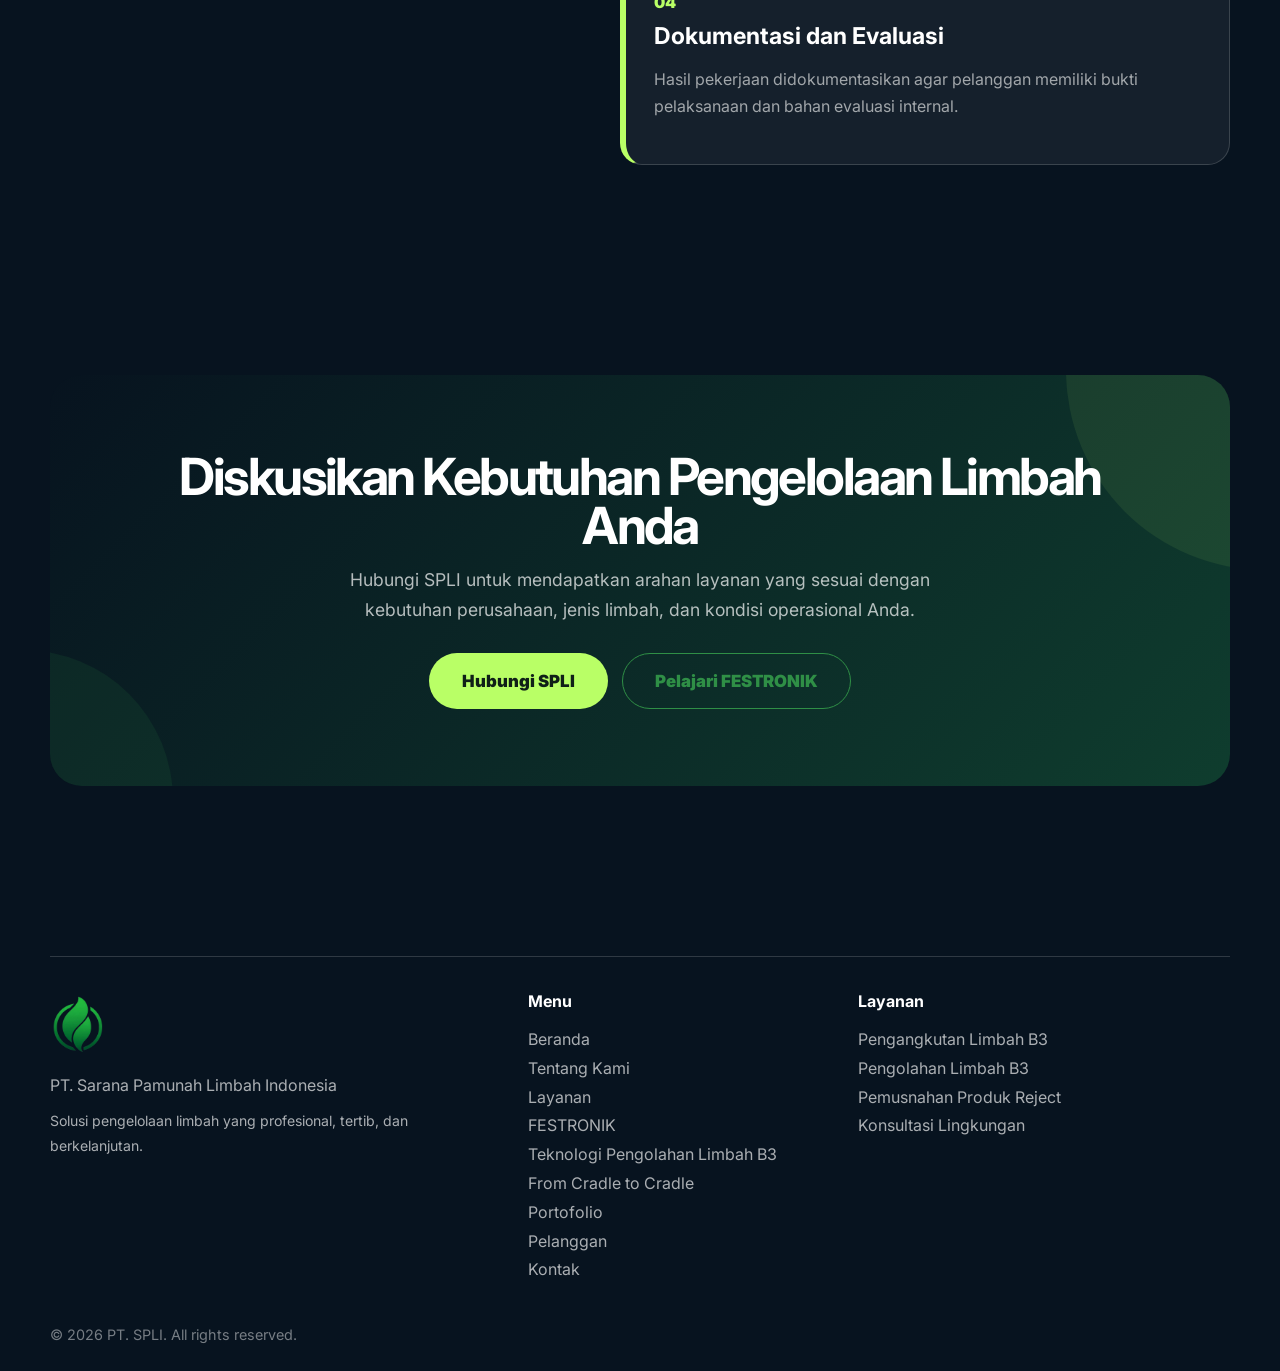
<file: layanan.html>
<!doctype html>
<html lang="id">
  <head>
    <meta charset="UTF-8" />
    <meta name="viewport" content="width=device-width, initial-scale=1.0" />
    <meta
      name="description"
      content="Layanan PT. Sarana Pamunah Limbah Indonesia (SPLI): pengangkutan limbah B3, pengolahan limbah B3, pemusnahan produk reject non B3, dan konsultasi lingkungan."
    />
    <meta
      name="keywords"
      content="layanan SPLI, pengangkutan limbah B3, pengolahan limbah B3, pemusnahan produk reject non B3, konsultasi lingkungan, limbah B3 Sumatera Utara"
    />
    <title>Layanan | PT. Sarana Pamunah Limbah Indonesia — SPLI</title>
    <link rel="preconnect" href="https://fonts.googleapis.com" />
    <link rel="preconnect" href="https://fonts.gstatic.com" crossorigin />
    <link
      href="https://fonts.googleapis.com/css2?family=Inter:wght@400;500;600;700;800;900&display=swap"
      rel="stylesheet"
       />
    <link rel="icon" type="image/png" href="assets/icon/favicon.png" />
    <link rel="shortcut icon" type="image/png" href="assets/icon/favicon.png" />
    <link rel="apple-touch-icon" href="assets/icon/favicon.png" />
    <link rel="stylesheet" href="css/base.css" />
    <link rel="stylesheet" href="css/navbar.css" />
    <link rel="stylesheet" href="css/components.css" />
    <link rel="stylesheet" href="css/footer.css" />
    <link rel="stylesheet" href="css/layanan.css" />
  </head>

  <body>
    <div class="cursor-glow" aria-hidden="true"></div>

    <!-- START: Navbar -->
    <header class="site-header" data-header>
      <a href="index.html" class="brand" aria-label="PT. SPLI Beranda">
        <img
          src="assets/image/logo-spli.webp"
          alt="Logo SPLI"
          class="brand-logo"
        />
        <span class="brand-text">SPLI</span>
      </a>
      <button
        class="nav-toggle"
        data-nav-toggle
        aria-label="Buka menu navigasi"
        aria-expanded="false"
      >
        <span></span><span></span><span></span>
      </button>
      <nav class="site-nav" data-nav>
        <a href="index.html">Beranda</a>
        <a href="tentang.html">Tentang</a>
        <a href="layanan.html">Layanan</a>
        <div class="nav-dropdown" data-nav-dropdown>
          <button
            class="nav-dropdown-toggle"
            type="button"
            data-nav-dropdown-toggle
            aria-expanded="false"
            aria-haspopup="true"
          >
            Tentang B3
          </button>
          <div class="nav-dropdown-menu" aria-label="Sub menu Tentang B3">
            <a href="festronik.html">FESTRONIK</a>
            <a href="teknologi-pengolahan-limbah-b3.html"
              >Teknologi Pengolahan Limbah B3</a
            >
            <a href="from-cradle-to-cradle.html">From Cradle to Cradle</a>
          </div>
        </div>
        <a href="portofolio.html">Portofolio</a>
        <a href="pelanggan.html">Pelanggan</a>
        <a href="kontak.html">Kontak</a>
      </nav>
    </header>
    <!-- END: Navbar -->

    <main>
      <!-- START: Page Hero -->
      <section class="page-hero service-hero">
        <div class="page-hero-shape s1"></div>
        <div class="page-hero-shape s2"></div>
        <div class="container reveal">
          <nav class="breadcrumb" aria-label="Breadcrumb">
            <a href="index.html">Beranda</a>
            <span class="separator">/</span>
            <span class="current">Layanan</span>
          </nav>
          <p class="eyebrow">SPLI Services</p>
          <h1>Manajemen Pengelolaan Lingkungan</h1>
          <p class="hero-desc">
            SPLI menyediakan layanan pengangkutan limbah B3, pengolahan limbah
            B3, pemusnahan produk reject non B3, serta konsultasi lingkungan
            untuk membantu perusahaan mengelola kewajiban lingkungan secara
            lebih profesional.
          </p>
        </div>
      </section>
      <!-- END: Page Hero -->

      <!-- START: Service Overview -->
      <section class="preview-section">
        <div class="container section-heading reveal">
          <p class="eyebrow">Layanan Utama</p>
          <h2>Empat Area Dukungan SPLI</h2>
          <p>
            Setiap layanan disusun agar mudah dipahami oleh pelanggan, mulai
            dari identifikasi kebutuhan, persiapan dokumen, pelaksanaan
            pekerjaan, hingga dokumentasi akhir.
          </p>
        </div>
        <div class="container preview-grid stagger-children">
          <article class="preview-card">
            <span class="card-number">01</span>
            <h3>Pengangkutan Limbah B3</h3>
            <p>
              Pengangkutan limbah B3 secara terjadwal, terdokumentasi, dan
              disesuaikan dengan karakteristik limbah serta kebutuhan
              operasional pelanggan.
            </p>
            <a href="#pengangkutan" class="card-link">Lihat detail →</a>
          </article>
          <article class="preview-card">
            <span class="card-number">02</span>
            <h3>Pengolahan Limbah B3</h3>
            <p>
              Dukungan pengolahan limbah B3 melalui pendekatan yang aman,
              terkendali, dan berorientasi pada perlindungan lingkungan.
            </p>
            <a href="#pengolahan" class="card-link">Lihat detail →</a>
          </article>
          <article class="preview-card">
            <span class="card-number">03</span>
            <h3>Pemusnahan Produk Reject Non B3</h3>
            <p>
              Layanan pemusnahan produk reject non B3 untuk mendukung
              pengendalian stok, perlindungan merek, dan tata kelola perusahaan.
            </p>
            <a href="#pemusnahan" class="card-link">Lihat detail →</a>
          </article>
          <article class="preview-card">
            <span class="card-number">04</span>
            <h3>Konsultasi Lingkungan</h3>
            <p>
              Pendampingan teknis dan administratif agar pengelolaan lingkungan
              perusahaan lebih tertata, jelas, dan mudah dikendalikan.
            </p>
            <a href="#konsultasi" class="card-link">Lihat detail →</a>
          </article>
        </div>
      </section>
      <!-- END: Service Overview -->

      <!-- START: Service Detail 01 -->
      <section class="service-detail" id="pengangkutan">
        <div class="container service-detail-grid">
          <div class="service-detail-content reveal">
            <p class="eyebrow">Transporter · Manifest · Schedule</p>
            <h2>Pengangkutan Limbah B3</h2>
            <p>
              SPLI membantu proses pengangkutan limbah B3 dari lokasi penghasil
              menuju fasilitas pengelolaan dengan memperhatikan kesiapan limbah,
              kemasan, label, jadwal, dan dokumen pendukung.
            </p>
            <ul class="feature-list">
              <li>
                Koordinasi jadwal pengangkutan sesuai kebutuhan pelanggan.
              </li>
              <li>Pemeriksaan awal jenis, karakteristik, dan volume limbah.</li>
              <li>
                Dukungan administrasi dokumen pengangkutan dan serah terima.
              </li>
              <li>
                Komunikasi pekerjaan yang jelas dari titik jemput hingga tujuan.
              </li>
            </ul>
          </div>
          <div class="service-detail-visual reveal delay-1">
            <div class="visual-card">
              <img 
                  src="assets/image/service-detil.webp" 
                  alt="Pengangkutan Limbah B3"
                  class="visual-card-icon" 
                  />
              <h3>Pengangkutan</h3>
              <p>
                Alur pengangkutan dibuat tertib agar limbah dapat dipindahkan
                dengan kontrol dan dokumentasi yang baik.
              </p>
          </div>
        </div>
      </section>
      <!-- END: Service Detail 01 -->

      <!-- START: Service Detail 02 -->
      <section class="service-detail" id="pengolahan">
        <div class="container service-detail-grid reverse">
          <div class="service-detail-content reveal">
            <p class="eyebrow">Treatment · Control · Safety</p>
            <h2>Pengolahan Limbah B3</h2>
            <p>
              Layanan pengolahan limbah B3 diarahkan untuk memastikan limbah
              ditangani melalui proses yang sesuai dengan karakteristiknya,
              sehingga risiko terhadap manusia dan lingkungan dapat
              dikendalikan.
            </p>
            <ul class="feature-list">
              <li>Identifikasi metode pengolahan berdasarkan jenis limbah.</li>
              <li>Koordinasi kebutuhan teknis sebelum limbah diproses.</li>
              <li>
                Pengelolaan alur penerimaan, pencatatan, dan proses akhir.
              </li>
              <li>
                Pendekatan kerja yang menempatkan keselamatan sebagai prioritas.
              </li>
            </ul>
          </div>
          <div class="service-detail-visual reveal delay-1">
            <div class="visual-card">
              <img 
                  src="assets/image/hero-spli.webp" 
                  alt="Pengolahan Limbah B3"
                  class="visual-card-icon" 
                  />
              <h3>Pengolahan Terkendali</h3>
              <p>
                Penanganan limbah dilakukan dengan fokus pada kontrol proses,
                ketertiban dokumen, dan perlindungan lingkungan.
              </p>
            </div>
          </div>
        </div>
      </section>
      <!-- END: Service Detail 02 -->

      <!-- START: Service Detail 03 -->
      <section class="service-detail" id="pemusnahan">
        <div class="container service-detail-grid">
          <div class="service-detail-content reveal">
            <p class="eyebrow">Reject Product · Brand Protection</p>
            <h2>Pemusnahan Produk Reject Non B3</h2>
            <p>
              Produk reject, kedaluwarsa, rusak, atau tidak layak edar perlu
              dikelola dengan cara yang aman agar tidak kembali ke pasar dan
              tidak menimbulkan risiko reputasi bagi pemilik produk.
            </p>
            <ul class="feature-list">
              <li>Koordinasi proses pemusnahan berdasarkan jenis produk.</li>
              <li>
                Dukungan dokumentasi sebelum, saat, dan setelah pemusnahan.
              </li>
              <li>Pengendalian risiko penyalahgunaan produk reject.</li>
              <li>
                Solusi untuk kebutuhan brand protection dan stock cleansing.
              </li>
            </ul>
          </div>
          <div class="service-detail-visual reveal delay-1">
            <div class="visual-card">
              <img 
                  src="assets/image/service-destruction.webp" 
                  alt="Pemusnahan Produk Reject"
                  class="visual-card-icon" 
                  />
              <h3>Pemusnahan Produk</h3>
              <p>
                Membantu perusahaan menjaga keamanan produk, kebersihan stok,
                dan perlindungan merek.
              </p>
            </div>
          </div>
        </div>
      </section>
      <!-- END: Service Detail 03 -->

      <!-- START: Service Detail 04 -->
      <section class="service-detail" id="konsultasi">
        <div class="container service-detail-grid reverse">
          <div class="service-detail-content reveal">
            <p class="eyebrow">Advisory · Compliance · Report</p>
            <h2>Konsultasi Lingkungan</h2>
            <p>
              SPLI membantu pelanggan memahami kebutuhan teknis dan
              administratif dalam pengelolaan limbah dan lingkungan, sehingga
              perusahaan dapat mengambil keputusan dengan lebih tepat.
            </p>
            <ul class="feature-list">
              <li>
                Pemetaan kebutuhan pengelolaan limbah di fasilitas pelanggan.
              </li>
              <li>Pendampingan pemahaman dokumen dan alur pengelolaan.</li>
              <li>Rekomendasi perbaikan tata kelola limbah internal.</li>
              <li>
                Komunikasi teknis dengan bahasa yang sederhana dan mudah
                dipahami.
              </li>
            </ul>
          </div>
          <div class="service-detail-visual reveal delay-1">
            <div class="visual-card">
              <img 
                  src="assets/image/service-consulting.webp" 
                  alt="KOnsultasi Lingkungan"
                  class="visual-card-icon" 
                  />
              <h3>Pendampingan Terarah</h3>
              <p>
                Konsultasi diberikan agar proses pengelolaan lingkungan lebih
                rapi, realistis, dan dapat dijalankan secara bertahap.
              </p>
            </div>
          </div>
        </div>
      </section>
      <!-- END: Service Detail 04 -->

      <!-- START: Work Flow -->
      <section class="process-section section-dark">
        <div class="container process-grid">
          <div class="sticky-heading section-heading reveal">
            <p class="eyebrow">Alur Kerja</p>
            <h2>Dari Identifikasi hingga Dokumentasi Akhir</h2>
            <p>
              Setiap pekerjaan diawali dengan pemahaman kebutuhan pelanggan agar
              layanan yang diberikan sesuai dengan kondisi lapangan.
            </p>
          </div>
          <div class="timeline timeline-dark stagger-children">
            <article class="timeline-item">
              <span>01</span>
              <h3>Identifikasi Kebutuhan</h3>
              <p>
                SPLI mempelajari jenis limbah, sumber timbulan, volume,
                frekuensi, dan kebutuhan administrasi pelanggan.
              </p>
            </article>
            <article class="timeline-item">
              <span>02</span>
              <h3>Penawaran dan Penjadwalan</h3>
              <p>
                Tim menyusun rencana layanan, kebutuhan teknis, serta jadwal
                pelaksanaan yang realistis.
              </p>
            </article>
            <article class="timeline-item">
              <span>03</span>
              <h3>Pelaksanaan Layanan</h3>
              <p>
                Pekerjaan dilakukan sesuai ruang lingkup layanan, baik
                pengangkutan, pengolahan, pemusnahan, maupun konsultasi.
              </p>
            </article>
            <article class="timeline-item">
              <span>04</span>
              <h3>Dokumentasi dan Evaluasi</h3>
              <p>
                Hasil pekerjaan didokumentasikan agar pelanggan memiliki bukti
                pelaksanaan dan bahan evaluasi internal.
              </p>
            </article>
          </div>
        </div>
      </section>
      <!-- END: Work Flow -->

      <!-- START: CTA Section -->
      <section class="cta-section section-dark">
        <div class="container">
          <div class="cta-banner reveal">
            <h2>Diskusikan Kebutuhan Pengelolaan Limbah Anda</h2>
            <p>
              Hubungi SPLI untuk mendapatkan arahan layanan yang sesuai dengan
              kebutuhan perusahaan, jenis limbah, dan kondisi operasional Anda.
            </p>
            <div class="btn-group">
              <a href="kontak.html" class="btn btn-primary btn-lg"
                >Hubungi SPLI</a
              >
              <a href="festronik.html" class="btn btn-outline btn-lg"
                >Pelajari FESTRONIK</a
              >
            </div>
          </div>
        </div>
      </section>
      <!-- END: CTA Section -->
    </main>

    <!-- START: Footer -->
    <footer class="site-footer section-dark">
      <div class="container footer-grid">
        <div>
          <img
            src="assets/image/logo-spli.webp"
            alt="Logo SPLI"
            class="footer-logo"
          />
          <p>PT. Sarana Pamunah Limbah Indonesia</p>
          <p style="margin-top: 8px; font-size: 0.88rem">
            Solusi pengelolaan limbah yang profesional, tertib, dan
            berkelanjutan.
          </p>
        </div>
        <div>
          <h4>Menu</h4>
          <a href="index.html">Beranda</a>
          <a href="tentang.html">Tentang Kami</a>
          <a href="layanan.html">Layanan</a>
          <a href="festronik.html">FESTRONIK</a>
          <a href="teknologi-pengolahan-limbah-b3.html"
            >Teknologi Pengolahan Limbah B3</a
          >
          <a href="from-cradle-to-cradle.html">From Cradle to Cradle</a>
          <a href="portofolio.html">Portofolio</a>
          <a href="pelanggan.html">Pelanggan</a>
          <a href="kontak.html">Kontak</a>
        </div>
        <div>
          <h4>Layanan</h4>
          <p>Pengangkutan Limbah B3</p>
          <p>Pengolahan Limbah B3</p>
          <p>Pemusnahan Produk Reject</p>
          <p>Konsultasi Lingkungan</p>
        </div>
      </div>
      <div class="container footer-bottom">
        © <span data-year></span> PT. SPLI. All rights reserved.
      </div>
    </footer>
    <!-- END: Footer -->

    <script src="js/main.js"></script>
  </body>
</html>
</file>
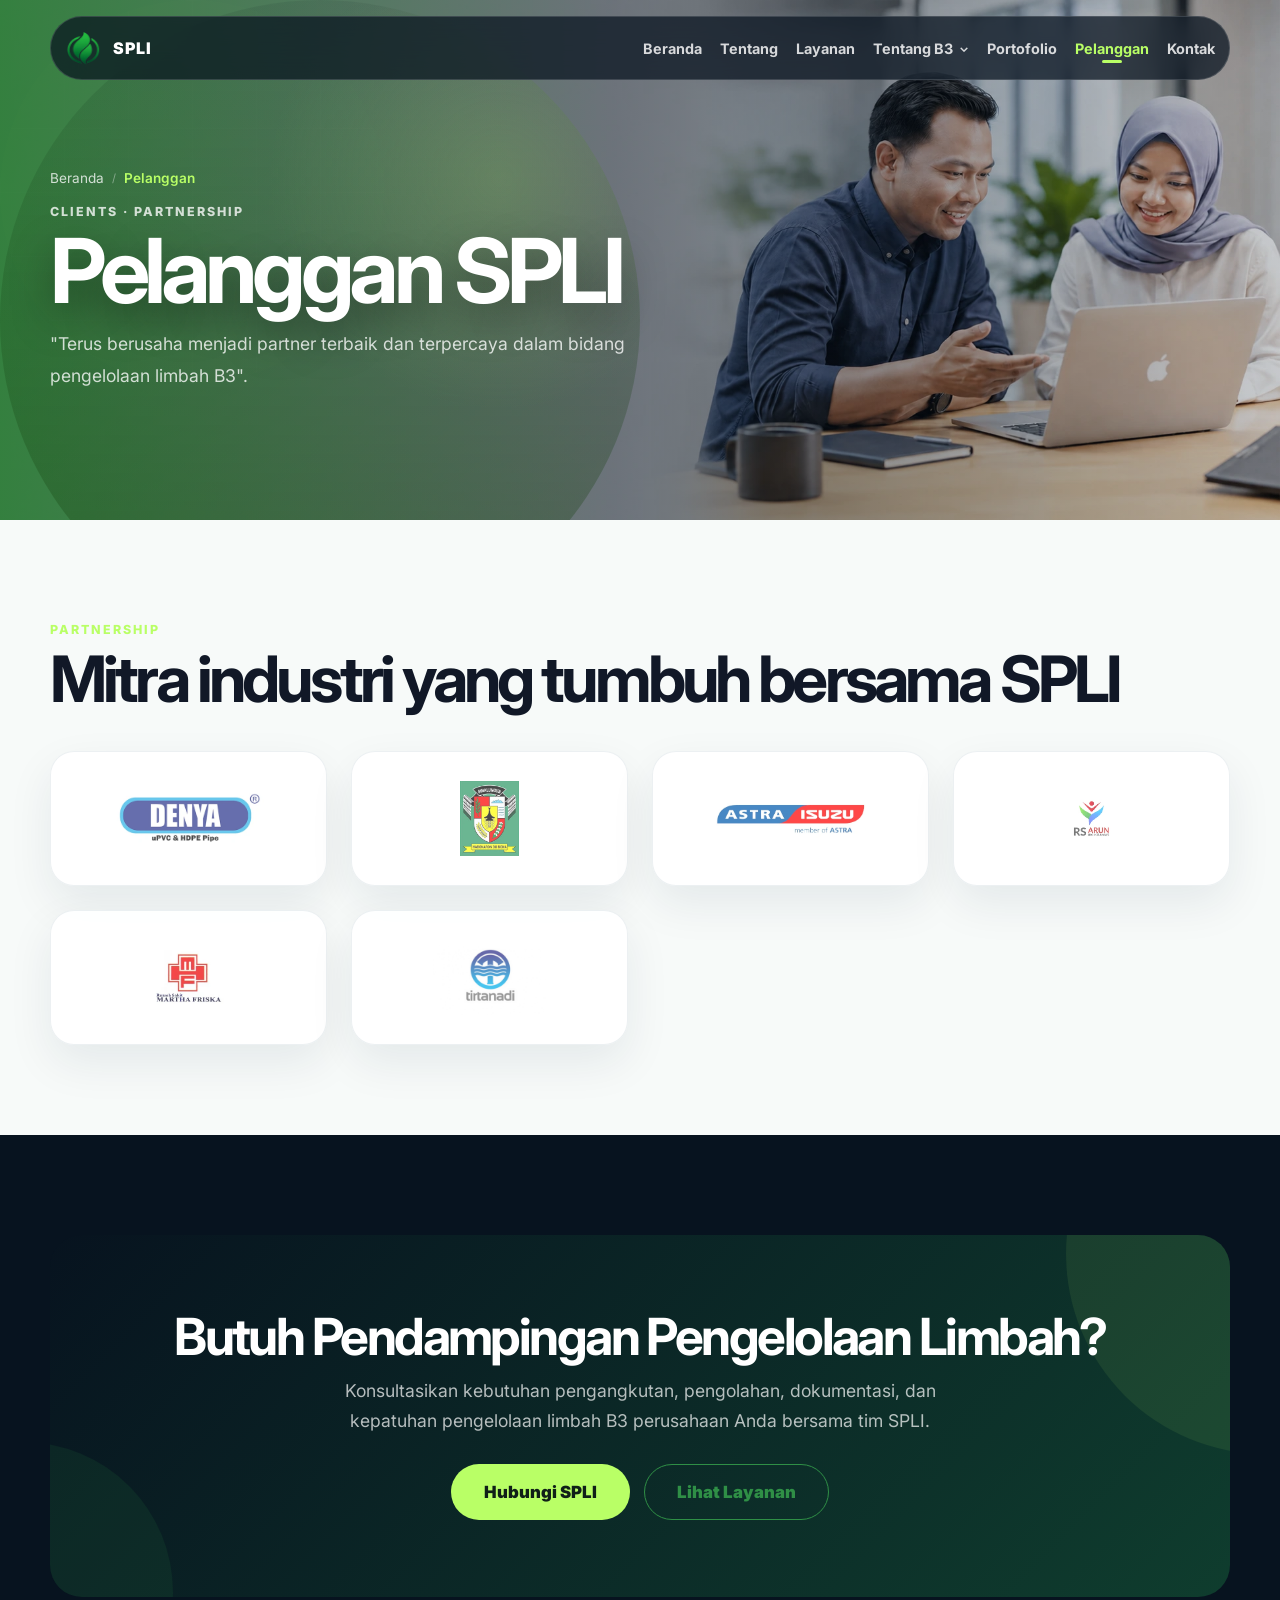
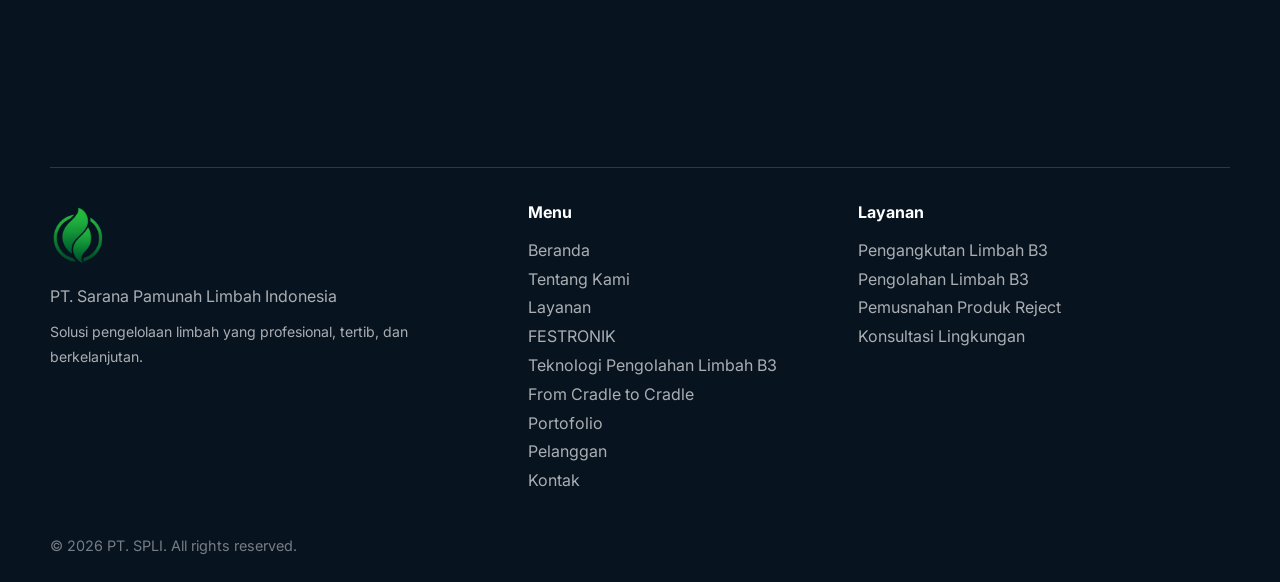
<file: pelanggan.html>
<!doctype html>
<html lang="id">
  <head>
    <meta charset="UTF-8" />
    <meta name="viewport" content="width=device-width, initial-scale=1.0" />
    <meta
      name="description"
      content="Halaman pelanggan PT. Sarana Pamunah Limbah Indonesia."
    />
    <meta
      name="keywords"
      content="SPLI, limbah B3, pengelolaan limbah B3, FESTRONIK, cradle to cradle, teknologi pengolahan limbah B3"
    />
    <title>Pelanggan | PT. Sarana Pamunah Limbah Indonesia — SPLI</title>
    <link rel="preconnect" href="https://fonts.googleapis.com" />
    <link rel="preconnect" href="https://fonts.gstatic.com" crossorigin />
    <link
      href="https://fonts.googleapis.com/css2?family=Inter:wght@400;500;600;700;800;900&display=swap"
      rel="stylesheet"
     />
    <link rel="icon" type="image/png" href="assets/icon/favicon.png" />
    <link rel="shortcut icon" type="image/png" href="assets/icon/favicon.png" />
    <link rel="apple-touch-icon" href="assets/icon/favicon.png" />
    <link rel="stylesheet" href="css/base.css" />
    <link rel="stylesheet" href="css/navbar.css" />
    <link rel="stylesheet" href="css/components.css" />
    <link rel="stylesheet" href="css/footer.css" />
    <link rel="stylesheet" href="css/pelanggan.css" />
  </head>
  <body>
    <div class="cursor-glow" aria-hidden="true"></div>

    <header class="site-header" data-header>
      <a href="index.html" class="brand" aria-label="PT. SPLI Beranda">
        <img
          src="assets/image/logo-spli.webp"
          alt="Logo SPLI"
          class="brand-logo"
        />
        <span class="brand-text">SPLI</span>
      </a>
      <button
        class="nav-toggle"
        data-nav-toggle
        aria-label="Buka menu navigasi"
        aria-expanded="false"
      >
        <span></span><span></span><span></span>
      </button>
      <nav class="site-nav" data-nav>
        <a href="index.html">Beranda</a>
        <a href="tentang.html">Tentang</a>
        <a href="layanan.html">Layanan</a>
        <div class="nav-dropdown" data-nav-dropdown>
          <button
            class="nav-dropdown-toggle"
            type="button"
            data-nav-dropdown-toggle
            aria-expanded="false"
            aria-haspopup="true"
          >
            Tentang B3
          </button>
          <div class="nav-dropdown-menu" aria-label="Sub menu Tentang B3">
            <a href="festronik.html">FESTRONIK</a>
            <a href="teknologi-pengolahan-limbah-b3.html"
              >Teknologi Pengolahan Limbah B3</a
            >
            <a href="from-cradle-to-cradle.html">From Cradle to Cradle</a>
          </div>
        </div>
        <a href="portofolio.html">Portofolio</a>
        <a href="pelanggan.html">Pelanggan</a>
        <a href="kontak.html">Kontak</a>
      </nav>
    </header>

    <main>
      <section class="page-hero pelanggan-hero">
        <div class="page-hero-shape s1"></div>
        <div class="page-hero-shape s2"></div>
        <div class="container reveal">
          <nav class="breadcrumb" aria-label="Breadcrumb">
            <a href="index.html">Beranda</a>
            <span class="separator">/</span>
            <span class="current">Pelanggan</span>
          </nav>
          <p class="eyebrow">Clients · Partnership</p>
          <h1>Pelanggan SPLI</h1>
          <p class="hero-desc">
            "Terus berusaha menjadi partner terbaik dan terpercaya dalam bidang
            pengelolaan limbah B3".
          </p>
        </div>
      </section>

      <section class="preview-section pelanggan-logo-section">
        <div class="container section-heading reveal">
          <p class="eyebrow">Partnership</p>
          <h2>Mitra industri yang tumbuh bersama SPLI</h2>
        </div>

        <div class="container pelanggan-logo-grid stagger-children">
          <div class="pelanggan-logo-card">
            <img
              src="assets/icon/logo-pelanggan-1.webp"
              alt="Logo Pelanggan 1"
            />
          </div>

          <div class="pelanggan-logo-card">
            <img
              src="assets/icon/logo-pelanggan-2.webp"
              alt="Logo Pelanggan 2"
            />
          </div>

          <div class="pelanggan-logo-card">
            <img
              src="assets/icon/logo-pelanggan-3.webp"
              alt="Logo Pelanggan 3"
            />
          </div>

          <div class="pelanggan-logo-card">
            <img
              src="assets/icon/logo-pelanggan-4.webp"
              alt="Logo Pelanggan 4"
            />
          </div>

          <div class="pelanggan-logo-card">
            <img
              src="assets/icon/logo-pelanggan-5.webp"
              alt="Logo Pelanggan 5"
            />
          </div>

          <div class="pelanggan-logo-card">
            <img
              src="assets/icon/logo-pelanggan-6.webp"
              alt="Logo Pelanggan 6"
            />
          </div>
        </div>
      </section>

      <section class="cta-section section-dark">
        <div class="container">
          <div class="cta-banner reveal">
            <h2>Butuh Pendampingan Pengelolaan Limbah?</h2>
            <p>
              Konsultasikan kebutuhan pengangkutan, pengolahan, dokumentasi, dan
              kepatuhan pengelolaan limbah B3 perusahaan Anda bersama tim SPLI.
            </p>
            <div class="btn-group">
              <a href="kontak.html" class="btn btn-primary btn-lg"
                >Hubungi SPLI</a
              >
              <a href="layanan.html" class="btn btn-outline btn-lg"
                >Lihat Layanan</a
              >
            </div>
          </div>
        </div>
      </section>
    </main>

    <footer class="site-footer section-dark">
      <div class="container footer-grid">
        <div>
          <img
            src="assets/image/logo-spli.webp"
            alt="Logo SPLI"
            class="footer-logo"
          />
          <p>PT. Sarana Pamunah Limbah Indonesia</p>
          <p style="margin-top: 8px; font-size: 0.88rem">
            Solusi pengelolaan limbah yang profesional, tertib, dan
            berkelanjutan.
          </p>
        </div>
        <div>
          <h4>Menu</h4>
          <a href="index.html">Beranda</a>
          <a href="tentang.html">Tentang Kami</a>
          <a href="layanan.html">Layanan</a>
          <a href="festronik.html">FESTRONIK</a>
          <a href="teknologi-pengolahan-limbah-b3.html"
            >Teknologi Pengolahan Limbah B3</a
          >
          <a href="from-cradle-to-cradle.html">From Cradle to Cradle</a>
          <a href="portofolio.html">Portofolio</a>
          <a href="pelanggan.html">Pelanggan</a>
          <a href="kontak.html">Kontak</a>
        </div>
        <div>
          <h4>Layanan</h4>
          <p>Pengangkutan Limbah B3</p>
          <p>Pengolahan Limbah B3</p>
          <p>Pemusnahan Produk Reject</p>
          <p>Konsultasi Lingkungan</p>
        </div>
      </div>
      <div class="container footer-bottom">
        © <span data-year></span> PT. SPLI. All rights reserved.
      </div>
    </footer>
    <script src="js/main.js"></script>
  </body>
</html>
</file>
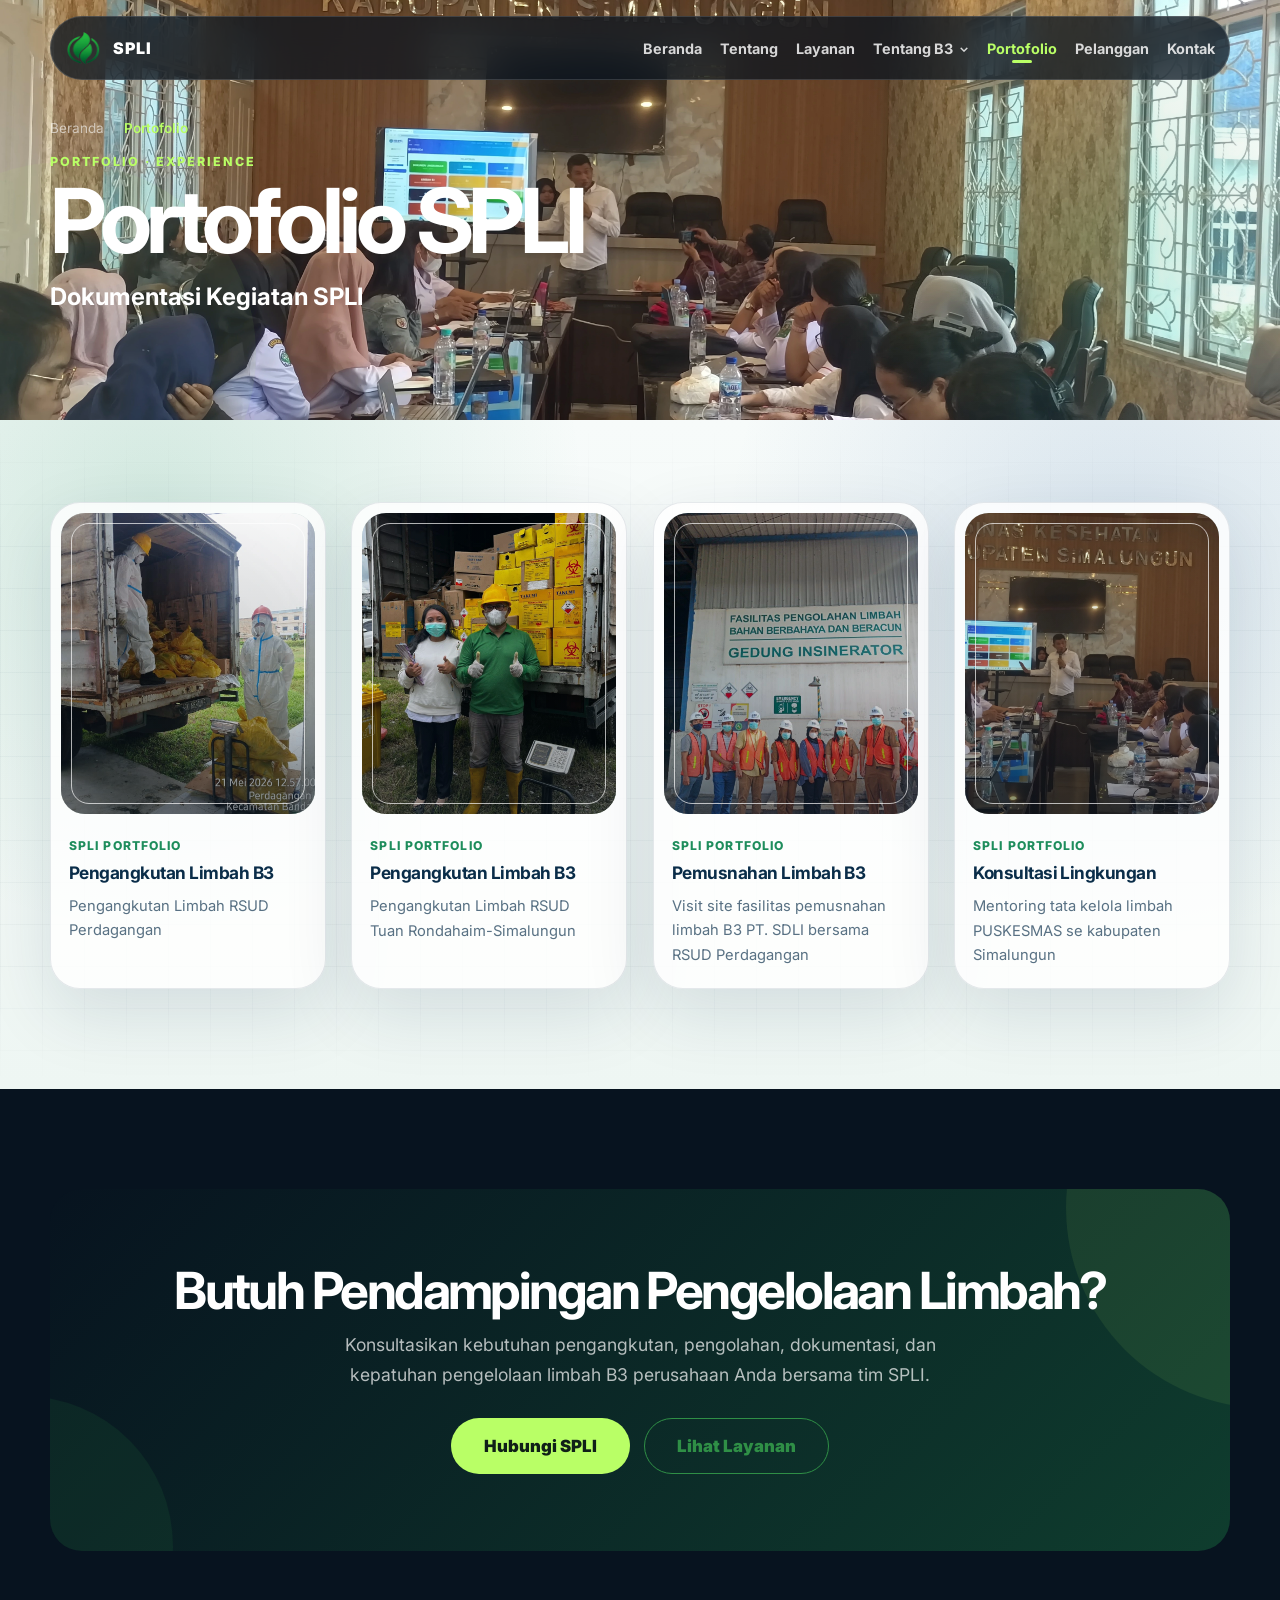
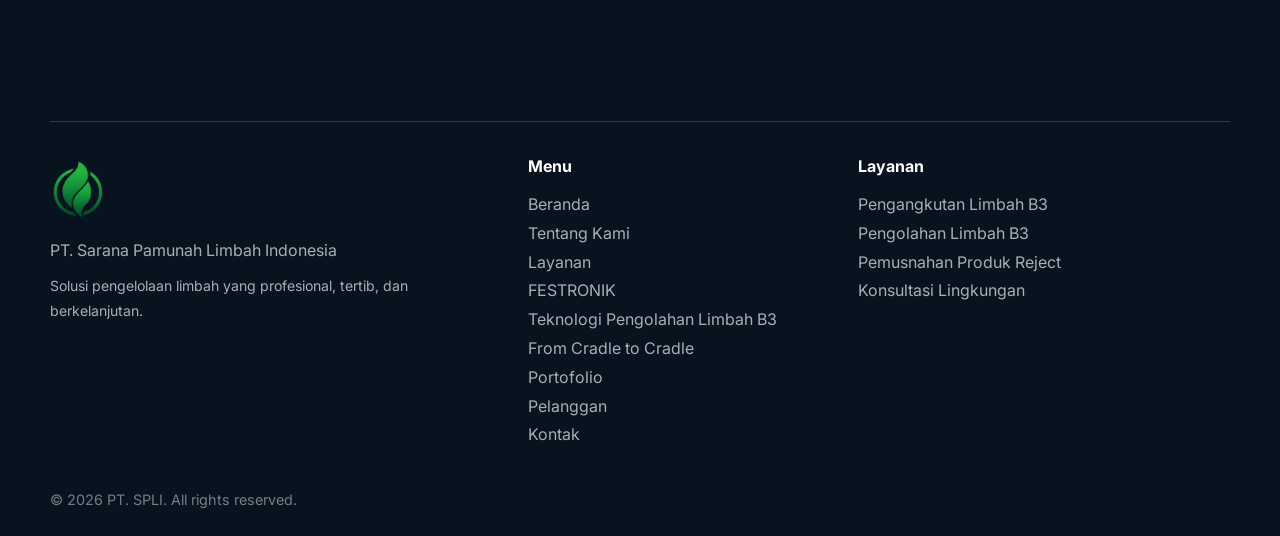
<file: portofolio.html>
<!doctype html>
<html lang="id">
  <head>
    <meta charset="UTF-8" />
    <meta name="viewport" content="width=device-width, initial-scale=1.0" />
    <meta
      name="description"
      content="Portofolio layanan dan pengalaman PT. Sarana Pamunah Limbah Indonesia."
    />
    <meta
      name="keywords"
      content="SPLI, limbah B3, pengelolaan limbah B3, FESTRONIK, cradle to cradle, teknologi pengolahan limbah B3"
    />
    <title>Portofolio | PT. Sarana Pamunah Limbah Indonesia — SPLI</title>
    <link rel="preconnect" href="https://fonts.googleapis.com" />
    <link rel="preconnect" href="https://fonts.gstatic.com" crossorigin />
    <link
      href="https://fonts.googleapis.com/css2?family=Inter:wght@400;500;600;700;800;900&display=swap"
      rel="stylesheet"
     /> 
    <link rel="icon" type="image/png" href="assets/icon/favicon.png" />
    <link rel="shortcut icon" type="image/png" href="assets/icon/favicon.png" />
    <link rel="apple-touch-icon" href="assets/icon/favicon.png" />
    <link rel="stylesheet" href="css/base.css" />
    <link rel="stylesheet" href="css/navbar.css" />
    <link rel="stylesheet" href="css/components.css" />
    <link rel="stylesheet" href="css/footer.css" />
    <link rel="stylesheet" href="css/portofolio.css" />
  </head>
  <body>
    <div class="cursor-glow" aria-hidden="true"></div>

    <header class="site-header" data-header>
      <a href="index.html" class="brand" aria-label="PT. SPLI Beranda">
        <img
          src="assets/image/logo-spli.webp"
          alt="Logo SPLI"
          class="brand-logo"
        />
        <span class="brand-text">SPLI</span>
      </a>
      <button
        class="nav-toggle"
        data-nav-toggle
        aria-label="Buka menu navigasi"
        aria-expanded="false"
      >
        <span></span><span></span><span></span>
      </button>
      <nav class="site-nav" data-nav>
        <a href="index.html">Beranda</a>
        <a href="tentang.html">Tentang</a>
        <a href="layanan.html">Layanan</a>
        <div class="nav-dropdown" data-nav-dropdown>
          <button
            class="nav-dropdown-toggle"
            type="button"
            data-nav-dropdown-toggle
            aria-expanded="false"
            aria-haspopup="true"
          >
            Tentang B3
          </button>
          <div class="nav-dropdown-menu" aria-label="Sub menu Tentang B3">
            <a href="festronik.html">FESTRONIK</a>
            <a href="teknologi-pengolahan-limbah-b3.html"
              >Teknologi Pengolahan Limbah B3</a
            >
            <a href="from-cradle-to-cradle.html">From Cradle to Cradle</a>
          </div>
        </div>
        <a href="portofolio.html">Portofolio</a>
        <a href="pelanggan.html">Pelanggan</a>
        <a href="kontak.html">Kontak</a>
      </nav>
    </header>

    <main>
      <section class="page-hero">
        <div class="page-hero-shape s1"></div>
        <div class="page-hero-shape s2"></div>
        <div class="container reveal">
          <nav class="breadcrumb" aria-label="Breadcrumb">
            <a href="index.html">Beranda</a>
            <span class="separator">/</span>
            <span class="current">Portofolio</span>
          </nav>
          <p class="eyebrow">Portfolio · Experience</p>
          <h1>Portofolio SPLI</h1>
          <h2>Dokumentasi Kegiatan SPLI</h2>
        </div>
      </section>

      <section class="preview-section portfolio-frame-section">
        <div class="portfolio-frame-bg" aria-hidden="true"></div>
        <div class="container portfolio-frame-heading reveal"></div>

        <div class="container portfolio-frame-grid stagger-children">
          <article class="portfolio-frame-card">
            <a
              href="#"
              class="portfolio-image-frame"
              aria-label="Lihat dokumentasi pengangkutan limbah B3"
            >
              <img src="assets/image/portofolio1.webp" />
            </a>
            <div class="portfolio-caption">
              <span class="portfolio-date">SPLI Portfolio</span>
              <h3>Pengangkutan Limbah B3</h3>
              <p>Pengangkutan Limbah RSUD Perdagangan</p>
            </div>
          </article>

          <article class="portfolio-frame-card">
            <a
              href="#"
              class="portfolio-image-frame"
              aria-label="Lihat dokumentasi pengolahan limbah B3"
            >
              <img src="assets/image/portofolio2.webp" />
            </a>
            <div class="portfolio-caption">
              <span class="portfolio-date">SPLI Portfolio</span>
              <h3>Pengangkutan Limbah B3</h3>
              <p>Pengangkutan Limbah RSUD Tuan Rondahaim-Simalungun</p>
            </div>
          </article>

          <article class="portfolio-frame-card">
            <a
              href="#"
              class="portfolio-image-frame"
              aria-label="Lihat dokumentasi konsultasi lingkungan"
            >
              <img src="assets/image/portofolio3.webp" />
            </a>
            <div class="portfolio-caption">
              <span class="portfolio-date">SPLI Portfolio</span>
              <h3>Pemusnahan Limbah B3</h3>
              <p>
                Visit site fasilitas pemusnahan limbah B3 PT. SDLI bersama RSUD
                Perdagangan
              </p>
            </div>
          </article>

          <article class="portfolio-frame-card">
            <a
              href="#"
              class="portfolio-image-frame"
              aria-label="Lihat dokumentasi pemusnahan produk reject"
            >
              <img src="assets/image/portofolio4.webp" />
            </a>
            <div class="portfolio-caption">
              <span class="portfolio-date">SPLI Portfolio</span>
              <h3>Konsultasi Lingkungan</h3>
              <p>
                Mentoring tata kelola limbah PUSKESMAS se kabupaten Simalungun
              </p>
            </div>
          </article>
        </div>
      </section>

      <section class="cta-section section-dark">
        <div class="container">
          <div class="cta-banner reveal">
            <h2>Butuh Pendampingan Pengelolaan Limbah?</h2>
            <p>
              Konsultasikan kebutuhan pengangkutan, pengolahan, dokumentasi, dan
              kepatuhan pengelolaan limbah B3 perusahaan Anda bersama tim SPLI.
            </p>
            <div class="btn-group">
              <a href="kontak.html" class="btn btn-primary btn-lg"
                >Hubungi SPLI</a
              >
              <a href="layanan.html" class="btn btn-outline btn-lg"
                >Lihat Layanan</a
              >
            </div>
          </div>
        </div>
      </section>
    </main>

    <footer class="site-footer section-dark">
      <div class="container footer-grid">
        <div>
          <img
            src="assets/image/logo-spli.webp"
            alt="Logo SPLI"
            class="footer-logo"
          />
          <p>PT. Sarana Pamunah Limbah Indonesia</p>
          <p style="margin-top: 8px; font-size: 0.88rem">
            Solusi pengelolaan limbah yang profesional, tertib, dan
            berkelanjutan.
          </p>
        </div>
        <div>
          <h4>Menu</h4>
          <a href="index.html">Beranda</a>
          <a href="tentang.html">Tentang Kami</a>
          <a href="layanan.html">Layanan</a>
          <a href="festronik.html">FESTRONIK</a>
          <a href="teknologi-pengolahan-limbah-b3.html"
            >Teknologi Pengolahan Limbah B3</a
          >
          <a href="from-cradle-to-cradle.html">From Cradle to Cradle</a>
          <a href="portofolio.html">Portofolio</a>
          <a href="pelanggan.html">Pelanggan</a>
          <a href="kontak.html">Kontak</a>
        </div>
        <div>
          <h4>Layanan</h4>
          <p>Pengangkutan Limbah B3</p>
          <p>Pengolahan Limbah B3</p>
          <p>Pemusnahan Produk Reject</p>
          <p>Konsultasi Lingkungan</p>
        </div>
      </div>
      <div class="container footer-bottom">
        © <span data-year></span> PT. SPLI. All rights reserved.
      </div>
    </footer>
    <script src="js/main.js"></script>
  </body>
</html>
</file>
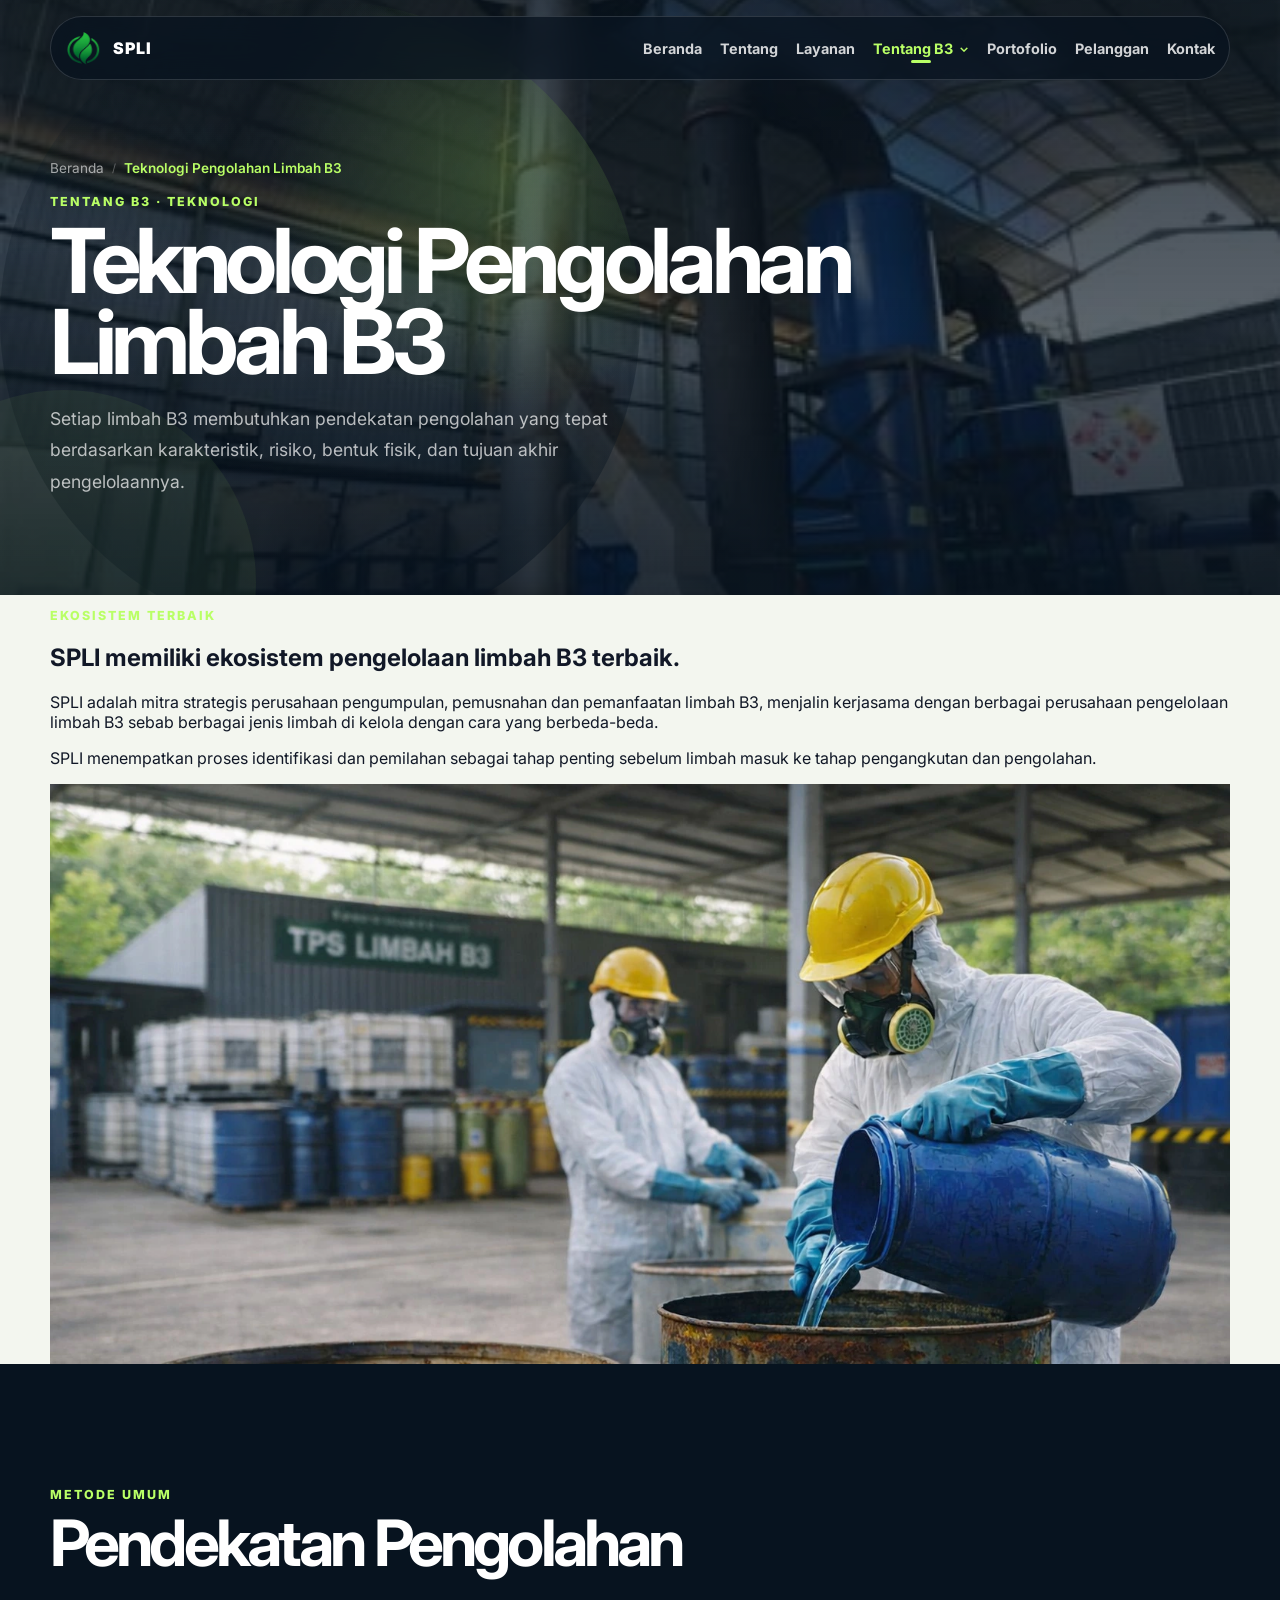
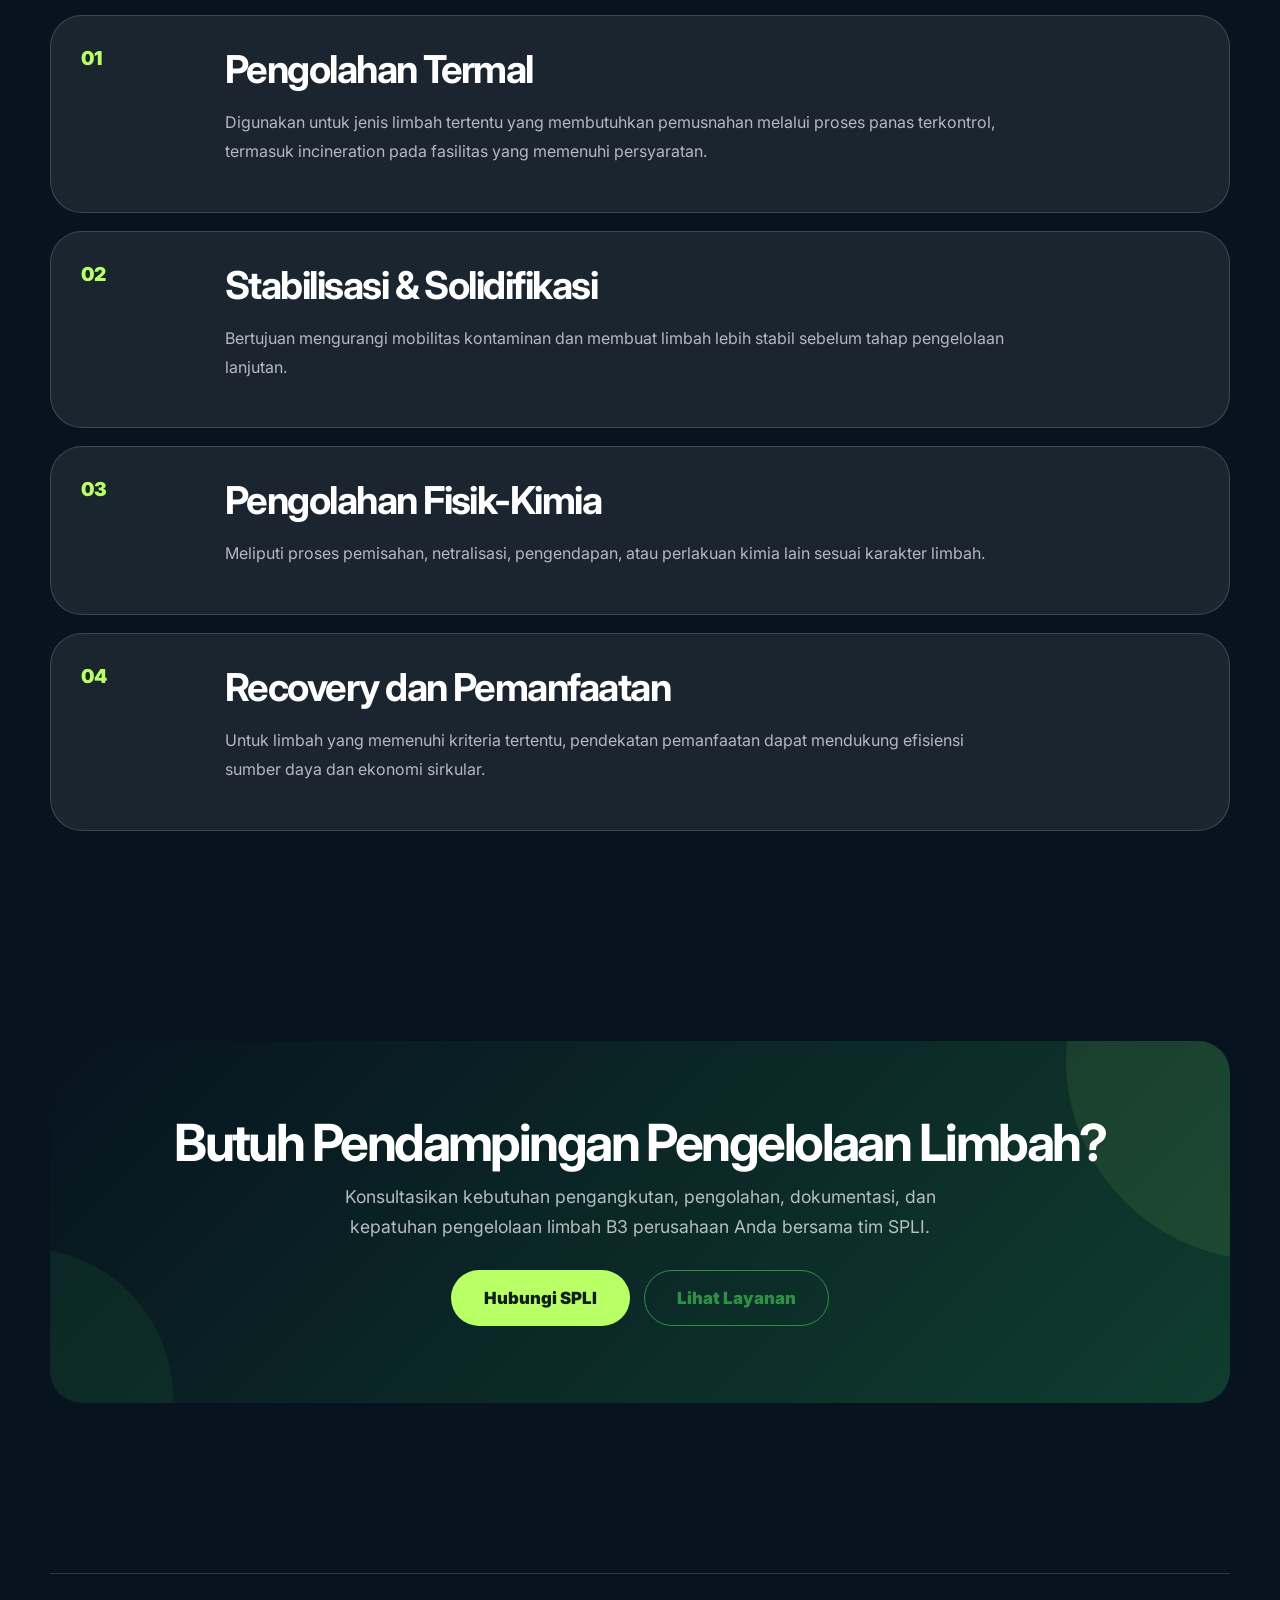
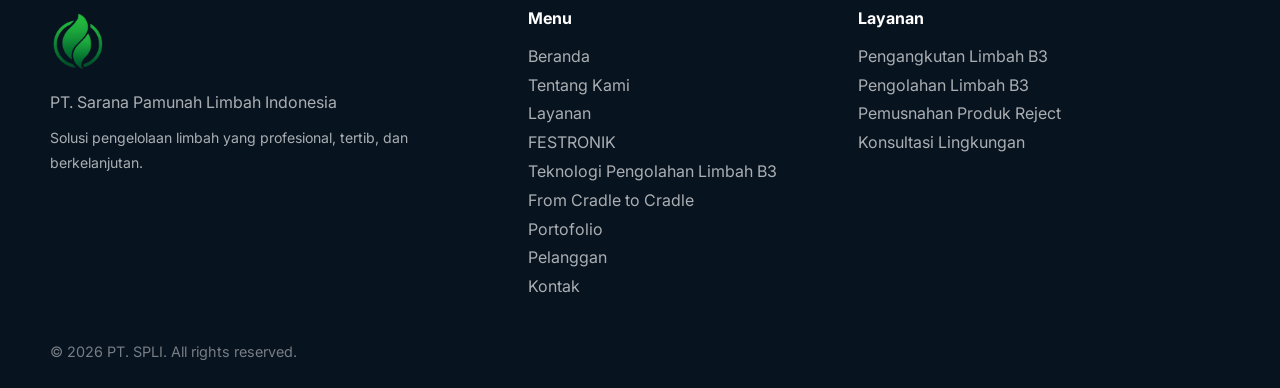
<file: teknologi-pengolahan-limbah-b3.html>
<!doctype html>
<html lang="id">
  <head>
    <meta charset="UTF-8" />
    <meta name="viewport" content="width=device-width, initial-scale=1.0" />
    <meta
      name="description"
      content="Informasi teknologi pengolahan limbah B3, prinsip pemilihan metode, dan pendekatan SPLI dalam pengelolaan limbah."
    />
    <meta
      name="keywords"
      content="SPLI, limbah B3, pengelolaan limbah B3, FESTRONIK, cradle to cradle, teknologi pengolahan limbah B3"
    />
    <title>
      Teknologi Pengolahan Limbah B3 | PT. Sarana Pamunah Limbah Indonesia —
      SPLI
    </title>
    <link rel="preconnect" href="https://fonts.googleapis.com" />
    <link rel="preconnect" href="https://fonts.gstatic.com" crossorigin />
    <link
      href="https://fonts.googleapis.com/css2?family=Inter:wght@400;500;600;700;800;900&display=swap"
      rel="stylesheet"
    />
    <link rel="icon" type="image/png" href="assets/icon/favicon.png" />
    <link rel="shortcut icon" type="image/png" href="assets/icon/favicon.png" />
    <link rel="apple-touch-icon" href="assets/icon/favicon.png" />
    <link rel="stylesheet" href="css/base.css" />
    <link rel="stylesheet" href="css/navbar.css" />
    <link rel="stylesheet" href="css/components.css" />
    <link rel="stylesheet" href="css/footer.css" />
    <link rel="stylesheet" href="css/tentang-b3.css" />
    <link rel="stylesheet" href="css/teknologi-pengolahan-limbah-b3.css" />
  </head>
  <body>
    <div class="cursor-glow" aria-hidden="true"></div>

    <header class="site-header" data-header>
      <a href="index.html" class="brand" aria-label="PT. SPLI Beranda">
        <img
          src="assets/image/logo-spli.webp"
          alt="Logo SPLI"
          class="brand-logo"
        />
        <span class="brand-text">SPLI</span>
      </a>
      <button
        class="nav-toggle"
        data-nav-toggle
        aria-label="Buka menu navigasi"
        aria-expanded="false"
      >
        <span></span><span></span><span></span>
      </button>
      <nav class="site-nav" data-nav>
        <a href="index.html">Beranda</a>
        <a href="tentang.html">Tentang</a>
        <a href="layanan.html">Layanan</a>
        <div class="nav-dropdown" data-nav-dropdown>
          <button
            class="nav-dropdown-toggle"
            type="button"
            data-nav-dropdown-toggle
            aria-expanded="false"
            aria-haspopup="true"
          >
            Tentang B3
          </button>
          <div class="nav-dropdown-menu" aria-label="Sub menu Tentang B3">
            <a href="festronik.html">FESTRONIK</a>
            <a href="teknologi-pengolahan-limbah-b3.html"
              >Teknologi Pengolahan Limbah B3</a
            >
            <a href="from-cradle-to-cradle.html">From Cradle to Cradle</a>
          </div>
        </div>
        <a href="portofolio.html">Portofolio</a>
        <a href="pelanggan.html">Pelanggan</a>
        <a href="kontak.html">Kontak</a>
      </nav>
    </header>

    <main>
      <!-- START: Page Hero -->
      <section class="page-hero teknologi-hero">
        <div class="page-hero-shape s1"></div>
        <div class="page-hero-shape s2"></div>
        <div class="container reveal">
          <nav class="breadcrumb" aria-label="Breadcrumb">
            <a href="index.html">Beranda</a>
            <span class="separator">/</span>
            <span class="current">Teknologi Pengolahan Limbah B3</span>
          </nav>
          <p class="eyebrow">Tentang B3 · Teknologi</p>
          <h1>Teknologi Pengolahan Limbah B3</h1>
          <p class="hero-desc">
            Setiap limbah B3 membutuhkan pendekatan pengolahan yang tepat
            berdasarkan karakteristik, risiko, bentuk fisik, dan tujuan akhir
            pengelolaannya.
          </p>
        </div>
      </section>

      <section class="about-section">
        <div class="container about-grid">
          <div class="about-content reveal">
            <p class="eyebrow">Ekosistem Terbaik</p>
            <h2>SPLI memiliki ekosistem pengelolaan limbah B3 terbaik.</h2>
            <p>
              SPLI adalah mitra strategis perusahaan pengumpulan, pemusnahan dan
              pemanfaatan limbah B3, menjalin kerjasama dengan berbagai
              perusahaan pengelolaan limbah B3 sebab berbagai jenis limbah di
              kelola dengan cara yang berbeda-beda.
            </p>
            <p>
              SPLI menempatkan proses identifikasi dan pemilahan sebagai tahap
              penting sebelum limbah masuk ke tahap pengangkutan dan pengolahan.
            </p>
          </div>
          <div class="about-visual reveal delay-1">
            <div class="image-card">
              <img
                src="assets/image/hero-spli.webp"
                alt="Fasilitas pengolahan limbah B3"
              />
            </div>
          </div>
        </div>
      </section>
      <section class="services-section section-dark">
        <div class="container section-heading reveal">
          <p class="eyebrow">Metode Umum</p>
          <h2>Pendekatan Pengolahan</h2>
        </div>
        <div class="container service-stack stagger-children">
          <article class="service-panel">
            <div class="service-index">01</div>
            <div>
              <h3>Pengolahan Termal</h3>
              <p>
                Digunakan untuk jenis limbah tertentu yang membutuhkan
                pemusnahan melalui proses panas terkontrol, termasuk
                incineration pada fasilitas yang memenuhi persyaratan.
              </p>
            </div>
          </article>
          <article class="service-panel">
            <div class="service-index">02</div>
            <div>
              <h3>Stabilisasi & Solidifikasi</h3>
              <p>
                Bertujuan mengurangi mobilitas kontaminan dan membuat limbah
                lebih stabil sebelum tahap pengelolaan lanjutan.
              </p>
            </div>
          </article>
          <article class="service-panel">
            <div class="service-index">03</div>
            <div>
              <h3>Pengolahan Fisik-Kimia</h3>
              <p>
                Meliputi proses pemisahan, netralisasi, pengendapan, atau
                perlakuan kimia lain sesuai karakter limbah.
              </p>
            </div>
          </article>
          <article class="service-panel">
            <div class="service-index">04</div>
            <div>
              <h3>Recovery dan Pemanfaatan</h3>
              <p>
                Untuk limbah yang memenuhi kriteria tertentu, pendekatan
                pemanfaatan dapat mendukung efisiensi sumber daya dan ekonomi
                sirkular.
              </p>
            </div>
          </article>
        </div>
      </section>

      <section class="cta-section section-dark">
        <div class="container">
          <div class="cta-banner reveal">
            <h2>Butuh Pendampingan Pengelolaan Limbah?</h2>
            <p>
              Konsultasikan kebutuhan pengangkutan, pengolahan, dokumentasi, dan
              kepatuhan pengelolaan limbah B3 perusahaan Anda bersama tim SPLI.
            </p>
            <div class="btn-group">
              <a href="kontak.html" class="btn btn-primary btn-lg"
                >Hubungi SPLI</a
              >
              <a href="layanan.html" class="btn btn-outline btn-lg"
                >Lihat Layanan</a
              >
            </div>
          </div>
        </div>
      </section>
    </main>

    <footer class="site-footer section-dark">
      <div class="container footer-grid">
        <div>
          <img
            src="assets/image/logo-spli.webp"
            alt="Logo SPLI"
            class="footer-logo"
          />
          <p>PT. Sarana Pamunah Limbah Indonesia</p>
          <p style="margin-top: 8px; font-size: 0.88rem">
            Solusi pengelolaan limbah yang profesional, tertib, dan
            berkelanjutan.
          </p>
        </div>
        <div>
          <h4>Menu</h4>
          <a href="index.html">Beranda</a>
          <a href="tentang.html">Tentang Kami</a>
          <a href="layanan.html">Layanan</a>
          <a href="festronik.html">FESTRONIK</a>
          <a href="teknologi-pengolahan-limbah-b3.html"
            >Teknologi Pengolahan Limbah B3</a
          >
          <a href="from-cradle-to-cradle.html">From Cradle to Cradle</a>
          <a href="portofolio.html">Portofolio</a>
          <a href="pelanggan.html">Pelanggan</a>
          <a href="kontak.html">Kontak</a>
        </div>
        <div>
          <h4>Layanan</h4>
          <p>Pengangkutan Limbah B3</p>
          <p>Pengolahan Limbah B3</p>
          <p>Pemusnahan Produk Reject</p>
          <p>Konsultasi Lingkungan</p>
        </div>
      </div>
      <div class="container footer-bottom">
        © <span data-year></span> PT. SPLI. All rights reserved.
      </div>
    </footer>
    <script src="js/main.js"></script>
  </body>
</html>
</file>
<file: css/base.css>
/* =========================================================
   PT. SPLI Website - Saapro Multi-Page Theme
   Edit warna, font, dan ukuran utama melalui :root berikut.
   ========================================================= */
:root {
  --primary-green: #2f8f46;
  --secondary-green: #0f3d2e;
  --acid-green: #b9ff66;
  --blue-dark: #07131f;
  --blue-deep: #0a1929;
  --text-dark: #111827;
  --text-muted: #6b7280;
  --bg-light: #f3f6ef;
  --bg-white: #ffffff;
  --line: rgba(255, 255, 255, 0.16);
  --line-dark: rgba(0, 0, 0, 0.08);
  --main-font: "Inter", "Poppins", "Helvetica", sans-serif;
  --radius-xl: 32px;
  --radius-lg: 22px;
  --radius-md: 14px;
  --shadow-soft: 0 28px 90px rgba(0, 0, 0, 0.16);
  --shadow-card: 0 10px 40px rgba(0, 0, 0, 0.05);
  --shadow-hover: 0 20px 60px rgba(0, 0, 0, 0.12);
  --container: 1180px;
  --transition-base: 0.3s cubic-bezier(0.4, 0, 0.2, 1);
  --transition-bounce: 0.5s cubic-bezier(0.34, 1.56, 0.64, 1);
}

/* ── Reset & Base ──────────────────────────────────── */
* {
  box-sizing: border-box;
}

html {
  scroll-behavior: smooth;
}

body {
  margin: 0;
  font-family: var(--main-font);
  color: var(--text-dark);
  background: var(--bg-light);
  overflow-x: hidden;
}

/* Page Load Transition */
body {
  animation: pageReveal 0.6s ease-out;
}

@keyframes pageReveal {
  from {
    opacity: 0;
    transform: translateY(12px);
  }
  to {
    opacity: 1;
    transform: translateY(0);
  }
}

a {
  color: inherit;
  text-decoration: none;
}

img {
  max-width: 100%;
  display: block;
}

.container {
  width: min(calc(100% - 32px), var(--container));
  margin-inline: auto;
}

.section-dark {
  background: var(--blue-dark);
  color: #fff;
}

.eyebrow {
  color: var(--acid-green);
  text-transform: uppercase;
  font-size: 0.78rem;
  letter-spacing: 0.16em;
  font-weight: 800;
}

/* ── Cursor Glow ───────────────────────────────────── */
.cursor-glow {
  position: fixed;
  width: 320px;
  height: 320px;
  border-radius: 999px;
  background: radial-gradient(
    circle,
    rgba(185, 255, 102, 0.18),
    transparent 64%
  );
  pointer-events: none;
  z-index: 0;
  transform: translate(-50%, -50%);
  transition: opacity 0.3s ease;
}

/* ── Reveal Animations ─────────────────────────────── */
.reveal {
  opacity: 0;
  transform: translateY(26px);
  transition:
    opacity 0.75s ease,
    transform 0.75s ease;
}

.reveal.is-visible {
  opacity: 1;
  transform: translateY(0);
}

.delay-1 {
  transition-delay: 0.12s;
}

.delay-2 {
  transition-delay: 0.24s;
}

.delay-3 {
  transition-delay: 0.36s;
}

.delay-4 {
  transition-delay: 0.48s;
}

/* Staggered children animation */
.stagger-children > * {
  opacity: 0;
  transform: translateY(20px);
  transition:
    opacity 0.5s ease,
    transform 0.5s ease;
}

.stagger-children.is-visible > *:nth-child(1) {
  transition-delay: 0.05s;
  opacity: 1;
  transform: translateY(0);
}
.stagger-children.is-visible > *:nth-child(2) {
  transition-delay: 0.1s;
  opacity: 1;
  transform: translateY(0);
}
.stagger-children.is-visible > *:nth-child(3) {
  transition-delay: 0.15s;
  opacity: 1;
  transform: translateY(0);
}
.stagger-children.is-visible > *:nth-child(4) {
  transition-delay: 0.2s;
  opacity: 1;
  transform: translateY(0);
}
.stagger-children.is-visible > *:nth-child(5) {
  transition-delay: 0.25s;
  opacity: 1;
  transform: translateY(0);
}
.stagger-children.is-visible > *:nth-child(6) {
  transition-delay: 0.3s;
  opacity: 1;
  transform: translateY(0);
}

@keyframes floatUnit {
  0%,
  100% {
    transform: translateY(0) rotate(-1deg);
  }
  50% {
    transform: translateY(-16px) rotate(1deg);
  }
}

/* ── Print Styles ──────────────────────────────────── */
@media print {
  .site-header,
  .cursor-glow,
  .scroll-hint,
  .nav-toggle {
    display: none !important;
  }

  body {
    background: #fff;
    color: #000;
  }

  .section-dark {
    background: #f5f5f5;
    color: #000;
  }

  .hero {
    min-height: auto;
    padding: 40px 0;
  }

  .page-hero {
    padding: 40px 0;
    background: #f5f5f5;
    color: #000;
  }
}
</file>
<file: css/navbar.css>
/* ── Header / Navbar ───────────────────────────────── */
.site-header {
  position: fixed;
  top: 16px;
  left: 50%;
  transform: translateX(-50%);
  width: min(calc(100% - 28px), var(--container));
  z-index: 100;
  display: flex;
  align-items: center;
  justify-content: space-between;
  padding: 12px 14px;
  border: 1px solid rgba(255, 255, 255, 0.14);
  border-radius: 999px;
  background: rgba(7, 19, 31, 0.72);
  backdrop-filter: blur(18px);
  -webkit-backdrop-filter: blur(18px);
  color: #fff;
  transition:
    background var(--transition-base),
    box-shadow var(--transition-base);
}

.site-header.is-scrolled {
  background: rgba(7, 19, 31, 0.92);
  box-shadow: 0 8px 32px rgba(0, 0, 0, 0.3);
}

.brand {
  display: flex;
  align-items: center;
  gap: 10px;
  font-weight: 900;
  letter-spacing: 0.06em;
}

.brand-logo {
  width: 38px;
  height: 38px;
}

.site-nav {
  display: flex;
  align-items: center;
  gap: 18px;
  font-size: 0.9rem;
  font-weight: 700;
}

.site-nav a,
.nav-dropdown-toggle {
  opacity: 0.82;
  transition:
    opacity 0.2s ease,
    color 0.2s ease,
    background 0.2s ease;
  position: relative;
  padding: 6px 0;
}

.nav-dropdown-toggle {
  border: 0;
  background: transparent;
  color: inherit;
  font: inherit;
  font-weight: 700;
  cursor: pointer;
  display: inline-flex;
  align-items: center;
  gap: 6px;
}

.nav-dropdown-toggle::after {
  content: "⌄";
  font-size: 0.78rem;
  line-height: 1;
  transition: transform 0.2s ease;
}

.site-nav a:hover,
.nav-dropdown:hover .nav-dropdown-toggle,
.nav-dropdown.is-open .nav-dropdown-toggle,
.nav-dropdown-toggle:hover {
  opacity: 1;
  color: var(--acid-green);
}

.nav-dropdown {
  position: relative;
}

.nav-dropdown-menu {
  position: absolute;
  top: calc(100% + 16px);
  left: 50%;
  transform: translateX(-50%) translateY(8px);
  min-width: 290px;
  display: grid;
  gap: 4px;
  padding: 12px;
  border-radius: 18px;
  background: rgba(7, 19, 31, 0.96);
  border: 1px solid rgba(255, 255, 255, 0.14);
  box-shadow: 0 24px 70px rgba(0, 0, 0, 0.35);
  backdrop-filter: blur(18px);
  -webkit-backdrop-filter: blur(18px);
  opacity: 0;
  visibility: hidden;
  pointer-events: none;
  transition:
    opacity 0.2s ease,
    transform 0.2s ease,
    visibility 0.2s ease;
}

.nav-dropdown-menu::before {
  content: "";
  position: absolute;
  top: -10px;
  left: 0;
  right: 0;
  height: 10px;
}

.nav-dropdown:hover .nav-dropdown-menu,
.nav-dropdown:focus-within .nav-dropdown-menu,
.nav-dropdown.is-open .nav-dropdown-menu {
  opacity: 1;
  visibility: visible;
  pointer-events: auto;
  transform: translateX(-50%) translateY(0);
}

.nav-dropdown:hover .nav-dropdown-toggle::after,
.nav-dropdown.is-open .nav-dropdown-toggle::after {
  transform: rotate(180deg);
}

.nav-dropdown-menu a {
  display: block;
  padding: 11px 14px;
  border-radius: 12px;
  white-space: normal;
  line-height: 1.35;
}

.nav-dropdown-menu a:hover {
  background: rgba(185, 255, 102, 0.1);
}

/* Active nav indicator */
.site-nav a.active,
.nav-dropdown.is-active .nav-dropdown-toggle {
  opacity: 1;
  color: var(--acid-green);
}

.site-nav > a.active::after,
.nav-dropdown.is-active .nav-dropdown-toggle::before {
  content: "";
  position: absolute;
  bottom: 0;
  left: 50%;
  transform: translateX(-50%);
  width: 20px;
  height: 3px;
  background: var(--acid-green);
  border-radius: 999px;
}

.nav-toggle {
  display: none;
  border: 0;
  background: transparent;
  width: 42px;
  height: 42px;
  padding: 10px;
  cursor: pointer;
}

.nav-toggle span {
  display: block;
  height: 2px;
  background: #fff;
  margin: 6px 0;
  transition:
    transform 0.3s ease,
    opacity 0.3s ease;
}
</file>
<file: css/components.css>
/* =========================================================
   SPLI Components - Reusable UI Elements
   ========================================================= */

/* ── Breadcrumb ────────────────────────────────────── */
.breadcrumb {
  display: flex;
  align-items: center;
  gap: 8px;
  font-size: 0.85rem;
  color: rgba(255, 255, 255, 0.6);
  margin-bottom: 18px;
}

.breadcrumb a {
  color: rgba(255, 255, 255, 0.6);
  transition: color 0.2s ease;
}

.breadcrumb a:hover {
  color: var(--acid-green);
}

.breadcrumb .separator {
  font-size: 0.7rem;
  opacity: 0.5;
}

.breadcrumb .current {
  color: var(--acid-green);
  font-weight: 600;
}

/* ── Page Hero (Internal Pages) ───────────────────── */
.page-hero {
  position: relative;
  padding: 160px 0 80px;
  background: linear-gradient(135deg, #07131f 0%, #0d201c 55%, #07131f 100%);
  color: #fff;
  overflow: hidden;
  isolation: isolate;
}

.page-hero::before {
  content: "";
  position: absolute;
  top: -20%;
  right: -10%;
  width: 50vw;
  height: 50vw;
  border-radius: 999px;
  background: radial-gradient(circle, rgba(47, 143, 70, 0.2), transparent 60%);
  z-index: -1;
}

.page-hero::after {
  content: "";
  position: absolute;
  bottom: -30%;
  left: -10%;
  width: 30vw;
  height: 30vw;
  border-radius: 999px;
  background: rgba(185, 255, 102, 0.06);
  z-index: -1;
}

.page-hero h1 {
  font-size: clamp(2.8rem, 7vw, 6rem);
  line-height: 0.9;
  letter-spacing: -0.06em;
  margin: 0 0 20px;
  max-width: 800px;
}

.page-hero .hero-desc {
  font-size: 1.1rem;
  color: rgba(255, 255, 255, 0.7);
  line-height: 1.8;
  max-width: 600px;
}

/* ── Buttons ───────────────────────────────────────── */
.btn {
  display: inline-flex;
  align-items: center;
  justify-content: center;
  min-height: 48px;
  padding: 0 22px;
  border-radius: 999px;
  font-weight: 900;
  font-family: var(--main-font);
  font-size: 0.95rem;
  border: 1px solid transparent;
  cursor: pointer;
  transition:
    transform var(--transition-base),
    box-shadow var(--transition-base),
    background var(--transition-base);
}

.btn:hover {
  transform: translateY(-2px);
}

.btn-primary {
  background: var(--acid-green);
  color: #102018;
}

.btn-primary:hover {
  box-shadow: 0 8px 30px rgba(185, 255, 102, 0.35);
}

.btn-ghost {
  border-color: rgba(255, 255, 255, 0.24);
  color: #fff;
}

.btn-ghost:hover {
  background: rgba(255, 255, 255, 0.08);
  border-color: rgba(255, 255, 255, 0.4);
}

.btn-dark {
  background: var(--blue-dark);
  color: #fff;
}

.btn-dark:hover {
  box-shadow: 0 8px 30px rgba(7, 19, 31, 0.4);
}

.btn-outline {
  border-color: var(--primary-green);
  color: var(--primary-green);
  background: transparent;
}

.btn-outline:hover {
  background: var(--primary-green);
  color: #fff;
}

.btn-whatsapp {
  background: #25d366;
  color: #fff;
  gap: 10px;
  font-size: 1rem;
  min-height: 54px;
  padding: 0 28px;
}

.btn-whatsapp:hover {
  background: #1da851;
  box-shadow: 0 8px 30px rgba(37, 211, 102, 0.35);
}

.btn-whatsapp svg {
  width: 22px;
  height: 22px;
  fill: currentColor;
}

.btn-lg {
  min-height: 56px;
  padding: 0 32px;
  font-size: 1.05rem;
}

/* ── Section Headings ──────────────────────────────── */
.services-section,
.advantage-section {
  padding: 110px 0;
  position: relative;
  overflow: hidden;
}

.section-heading h2 {
  font-size: clamp(2.3rem, 5vw, 5.4rem);
  line-height: 0.92;
  letter-spacing: -0.06em;
  margin: 10px 0 24px;
}

.section-heading p:not(.eyebrow) {
  color: var(--text-muted);
  line-height: 1.8;
}

.section-dark .section-heading p:not(.eyebrow) {
  color: rgba(255, 255, 255, 0.66);
}

/* ── Service Panel Cards ───────────────────────────── */
.service-stack {
  margin-top: 42px;
  display: grid;
  gap: 18px;
}

.service-panel {
  display: grid;
  grid-template-columns: 120px 1fr;
  gap: 24px;
  padding: 30px;
  border-radius: var(--radius-xl);
  background: rgba(255, 255, 255, 0.08);
  border: 1px solid var(--line);
  transition:
    transform 0.25s ease,
    background 0.25s ease,
    box-shadow 0.25s ease;
}

.service-panel:hover {
  transform: translateY(-4px);
  background: rgba(255, 255, 255, 0.12);
  box-shadow: 0 16px 48px rgba(0, 0, 0, 0.2);
}

.service-index {
  color: var(--acid-green);
  font-weight: 900;
  font-size: 1.2rem;
}

.service-panel h3 {
  margin: 0;
  font-size: clamp(1.5rem, 3vw, 3rem);
  letter-spacing: -0.04em;
}

.service-panel p {
  color: rgba(255, 255, 255, 0.68);
  line-height: 1.8;
  max-width: 780px;
}

/* Service Panel on Light Background */
.service-panel-light {
  display: grid;
  grid-template-columns: 80px 1fr;
  gap: 24px;
  padding: 32px;
  border-radius: var(--radius-xl);
  background: #fff;
  border: 1px solid var(--line-dark);
  transition:
    transform var(--transition-base),
    box-shadow var(--transition-base);
  align-items: start;
}

.service-panel-light:hover {
  transform: translateY(-6px);
  box-shadow: var(--shadow-hover);
}

.service-panel-light .service-icon {
  width: 64px;
  height: 64px;
  background: linear-gradient(135deg, var(--acid-green), var(--primary-green));
  border-radius: 18px;
  display: grid;
  place-items: center;
  font-size: 1.8rem;
  flex-shrink: 0;
}

.service-panel-light h3 {
  margin: 0 0 8px;
  font-size: 1.5rem;
  letter-spacing: -0.03em;
}

.service-panel-light p {
  color: var(--text-muted);
  line-height: 1.8;
  margin: 0;
}

.service-panel-light .btn {
  margin-top: 16px;
}

/* ── Glassmorphism Card ────────────────────────────── */
.glass-card {
  background: rgba(255, 255, 255, 0.07);
  border: 1px solid rgba(255, 255, 255, 0.12);
  backdrop-filter: blur(16px);
  -webkit-backdrop-filter: blur(16px);
  border-radius: var(--radius-xl);
  padding: 36px;
  transition:
    transform var(--transition-base),
    box-shadow var(--transition-base);
}

.glass-card:hover {
  transform: translateY(-4px);
  box-shadow: 0 20px 60px rgba(0, 0, 0, 0.2);
}

/* ── Stats / Counter Section ───────────────────────── */
.stats-section {
  padding: 80px 0;
}

.stats-grid {
  display: grid;
  grid-template-columns: repeat(4, 1fr);
  gap: 24px;
}

.stat-item {
  text-align: center;
  padding: 32px 16px;
}

.stat-number {
  font-size: clamp(2.5rem, 5vw, 4rem);
  font-weight: 900;
  letter-spacing: -0.06em;
  color: var(--acid-green);
  line-height: 1;
  margin-bottom: 8px;
}

.stat-label {
  color: rgba(255, 255, 255, 0.6);
  font-size: 0.92rem;
  line-height: 1.5;
}

.stat-item-light .stat-number {
  color: var(--secondary-green);
}

.stat-item-light .stat-label {
  color: var(--text-muted);
}

/* ── FAQ / Accordion ───────────────────────────────── */
.faq-section {
  padding: 100px 0;
}

.faq-list {
  max-width: 800px;
  margin: 40px auto 0;
  display: grid;
  gap: 12px;
}

.faq-item {
  background: #fff;
  border-radius: var(--radius-md);
  border: 1px solid var(--line-dark);
  overflow: hidden;
  transition: box-shadow var(--transition-base);
}

.faq-item:hover {
  box-shadow: var(--shadow-card);
}

.faq-question {
  width: 100%;
  display: flex;
  align-items: center;
  justify-content: space-between;
  padding: 20px 24px;
  background: none;
  border: none;
  font-family: var(--main-font);
  font-size: 1.05rem;
  font-weight: 700;
  color: var(--text-dark);
  cursor: pointer;
  text-align: left;
  gap: 16px;
}

.faq-question .faq-icon {
  width: 28px;
  height: 28px;
  min-width: 28px;
  border-radius: 999px;
  background: var(--bg-light);
  display: grid;
  place-items: center;
  font-size: 1.2rem;
  font-weight: 400;
  transition:
    transform 0.3s ease,
    background 0.3s ease;
}

.faq-item.is-open .faq-icon {
  transform: rotate(45deg);
  background: var(--acid-green);
  color: var(--secondary-green);
}

.faq-answer {
  max-height: 0;
  overflow: hidden;
  transition:
    max-height 0.4s cubic-bezier(0.4, 0, 0.2, 1),
    padding 0.4s ease;
  padding: 0 24px;
}

.faq-item.is-open .faq-answer {
  max-height: 400px;
  padding: 0 24px 24px;
}

.faq-answer p {
  color: var(--text-muted);
  line-height: 1.8;
  margin: 0;
}

/* FAQ dark variant */
.faq-dark .faq-item {
  background: rgba(255, 255, 255, 0.05);
  border-color: var(--line);
}

.faq-dark .faq-question {
  color: #fff;
}

.faq-dark .faq-question .faq-icon {
  background: rgba(255, 255, 255, 0.1);
  color: #fff;
}

.faq-dark .faq-item.is-open .faq-icon {
  background: var(--acid-green);
  color: var(--secondary-green);
}

.faq-dark .faq-answer p {
  color: rgba(255, 255, 255, 0.6);
}

/* ── CTA Banner ────────────────────────────────────── */
.cta-section {
  padding: 100px 0;
}

.cta-banner {
  background: linear-gradient(135deg, var(--blue-dark), var(--secondary-green));
  border-radius: var(--radius-xl);
  padding: clamp(40px, 6vw, 80px);
  text-align: center;
  color: #fff;
  position: relative;
  overflow: hidden;
}

.cta-banner::before {
  content: "";
  position: absolute;
  top: -50%;
  right: -20%;
  width: 400px;
  height: 400px;
  border-radius: 999px;
  background: rgba(185, 255, 102, 0.08);
}

.cta-banner::after {
  content: "";
  position: absolute;
  bottom: -40%;
  left: -15%;
  width: 300px;
  height: 300px;
  border-radius: 999px;
  background: rgba(47, 143, 70, 0.12);
}

.cta-banner > * {
  position: relative;
  z-index: 1;
}

.cta-banner h2 {
  font-size: clamp(2rem, 4vw, 4rem);
  line-height: 0.95;
  letter-spacing: -0.05em;
  margin: 0 0 16px;
}

.cta-banner p {
  color: rgba(255, 255, 255, 0.7);
  font-size: 1.1rem;
  line-height: 1.7;
  max-width: 600px;
  margin: 0 auto 28px;
}

.cta-banner .btn-group {
  display: flex;
  gap: 14px;
  justify-content: center;
  flex-wrap: wrap;
}

/* ── Service Preview Cards (Beranda) ───────────────── */
.preview-section {
  padding: 100px 0;
}

.preview-grid {
  display: grid;
  grid-template-columns: repeat(2, 1fr);
  gap: 20px;
  margin-top: 42px;
}

.preview-card {
  background: #fff;
  border-radius: var(--radius-xl);
  padding: 36px;
  border: 1px solid var(--line-dark);
  transition:
    transform var(--transition-base),
    box-shadow var(--transition-base);
  display: flex;
  flex-direction: column;
}

.preview-card:hover {
  transform: translateY(-6px);
  box-shadow: var(--shadow-hover);
}

.preview-card .card-number {
  color: var(--primary-green);
  font-weight: 900;
  font-size: 0.88rem;
  letter-spacing: 0.1em;
  margin-bottom: 16px;
}

.preview-card h3 {
  font-size: 1.45rem;
  margin: 0 0 12px;
  letter-spacing: -0.03em;
}

.preview-card p {
  color: var(--text-muted);
  line-height: 1.7;
  margin: 0;
  flex: 1;
}

.preview-card .card-link {
  display: inline-flex;
  align-items: center;
  gap: 6px;
  margin-top: 20px;
  color: var(--primary-green);
  font-weight: 700;
  font-size: 0.92rem;
  transition: gap var(--transition-base);
}

.preview-card:hover .card-link {
  gap: 12px;
}

/* ── Sertifikasi Section ───────────────────────────── */
.cert-grid {
  display: grid;
  grid-template-columns: repeat(3, 1fr);
  gap: 20px;
  margin-top: 42px;
}

.cert-card {
  background: rgba(255, 255, 255, 0.06);
  border: 1px solid var(--line);
  border-radius: var(--radius-lg);
  padding: 32px;
  text-align: center;
  transition:
    transform var(--transition-base),
    background var(--transition-base);
}

.cert-card:hover {
  transform: translateY(-4px);
  background: rgba(255, 255, 255, 0.1);
}

.cert-card .cert-icon {
  font-size: 2.5rem;
  margin-bottom: 16px;
}

.cert-card h3 {
  font-size: 1.1rem;
  margin: 0 0 8px;
}

.cert-card p {
  color: rgba(255, 255, 255, 0.6);
  font-size: 0.88rem;
  line-height: 1.6;
  margin: 0;
}

/* ── Testimonial Section ───────────────────────────── */
.testimonial-grid {
  display: grid;
  grid-template-columns: repeat(2, 1fr);
  gap: 20px;
  margin-top: 42px;
}

.testimonial-card {
  background: #fff;
  border-radius: var(--radius-lg);
  padding: 32px;
  box-shadow: var(--shadow-card);
  transition: transform var(--transition-base);
}

.testimonial-card:hover {
  transform: translateY(-4px);
}

.testimonial-card .quote {
  font-size: 1.05rem;
  line-height: 1.8;
  color: var(--text-dark);
  margin: 0 0 20px;
  font-style: italic;
}

.testimonial-card .author {
  display: flex;
  align-items: center;
  gap: 12px;
}

.testimonial-card .author-avatar {
  width: 44px;
  height: 44px;
  border-radius: 999px;
  background: linear-gradient(135deg, var(--acid-green), var(--primary-green));
  display: grid;
  place-items: center;
  font-weight: 900;
  color: var(--secondary-green);
  font-size: 1rem;
}

.testimonial-card .author-info strong {
  display: block;
  font-size: 0.95rem;
}

.testimonial-card .author-info span {
  color: var(--text-muted);
  font-size: 0.85rem;
}
</file>
<file: css/footer.css>
/* ── Footer ────────────────────────────────────────── */
.site-footer {
  padding: 70px 0 28px;
}

.footer-grid {
  display: grid;
  grid-template-columns: 1.2fr 0.8fr 1fr;
  gap: 32px;
  border-top: 1px solid var(--line);
  padding-top: 34px;
}

.footer-logo {
  width: 58px;
  margin-bottom: 14px;
}

.footer-grid a,
.footer-grid p {
  display: block;
  color: rgba(255, 255, 255, 0.66);
  line-height: 1.8;
  margin: 0;
}

.footer-grid a:hover {
  color: var(--acid-green);
}

.footer-grid h4 {
  margin: 0 0 14px;
}

.footer-bottom {
  color: rgba(255, 255, 255, 0.45);
  font-size: 0.9rem;
  padding-top: 42px;
}
</file>
<file: css/tentang-b3.css>
/* =========================================================
   SPLI Tentang B3 Shared CSS
   ========================================================= */

/* Shared styles for FESTRONIK, Teknologi, and From Cradle to Cradle pages.
   Most reusable blocks are loaded from components.css.
   Add group-specific overrides below when needed.

   Contoh editable khusus hero Tentang B3:
   .page-hero.tentang-b3-hero {
     background:
       linear-gradient(90deg, rgba(7,19,31,.82), rgba(7,19,31,.36)),
       url("../assets/image/tentang-b3-hero.webp") center / cover no-repeat,
       #07131f;
   }
*/

/* ── Responsive ────────────────────────────────────── */
@media (max-width: 860px) {
  .cursor-glow {
    display: none;
  }

  .site-header {
    top: 10px;
  }

  .nav-toggle {
    display: block;
  }

  .site-nav {
    position: absolute;
    top: calc(100% + 10px);
    left: 0;
    right: 0;
    display: none;
    align-items: stretch;
    flex-direction: column;
    gap: 10px;
    padding: 22px;
    border-radius: 24px;
    background: rgba(7, 19, 31, 0.96);
    backdrop-filter: blur(12px);
    -webkit-backdrop-filter: blur(12px);
  }

  .site-nav.is-open {
    display: flex;
  }

  .site-nav a,
  .nav-dropdown-toggle {
    width: 100%;
    justify-content: space-between;
    padding: 10px 0;
  }

  .site-nav a.active::after,
  .nav-dropdown.is-active .nav-dropdown-toggle::before {
    display: none;
  }

  .nav-dropdown-menu {
    position: static;
    min-width: 0;
    transform: none;
    display: none;
    margin-top: 8px;
    padding: 8px;
    border-radius: 16px;
    background: rgba(255, 255, 255, 0.06);
    box-shadow: none;
    opacity: 1;
    visibility: visible;
    pointer-events: auto;
  }

  .nav-dropdown-menu::before {
    display: none;
  }

  .nav-dropdown.is-open .nav-dropdown-menu {
    display: grid;
    transform: none;
  }

  .nav-dropdown:hover .nav-dropdown-menu,
  .nav-dropdown:focus-within .nav-dropdown-menu {
    transform: none;
  }

  .nav-dropdown-menu a {
    padding: 10px 12px;
    font-size: 0.88rem;
  }

  .hero-grid,
  .split-grid,
  .process-grid,
  .advantage-grid,
  .contact-card,
  .footer-grid,
  .about-grid,
  .service-detail-grid,
  .service-detail-grid.reverse {
    grid-template-columns: 1fr;
    direction: ltr;
  }

  .hero {
    padding-top: 110px;
  }

  .hero h1 {
    font-size: clamp(3rem, 16vw, 5rem);
  }

  .hero.hero-cinematic h1 {
    max-width: 100%;
    font-size: clamp(2.45rem, 11vw, 3.75rem);
    line-height: 1;
    letter-spacing: -0.052em;
  }

  .hero.hero-cinematic::before {
    background:
      linear-gradient(
        180deg,
        rgba(7, 19, 31, 0.62) 0%,
        rgba(7, 19, 31, 0.38) 54%,
        rgba(7, 19, 31, 0.58) 100%
      ),
      radial-gradient(
        circle at 70% 20%,
        rgba(185, 255, 102, 0.1),
        transparent 34%
      );
  }

  .hero.hero-cinematic .hero-subtitle {
    max-width: 100%;
  }

  .hero-visual {
    min-height: 360px;
  }

  .orbital-card {
    width: 170px;
    padding: 14px;
  }

  .metrics-grid,
  .advantage-cards,
  .stats-grid,
  .values-grid,
  .contact-info-grid,
  .cert-grid,
  .testimonial-grid {
    grid-template-columns: 1fr;
  }

  .preview-grid {
    grid-template-columns: 1fr;
  }

  .visi-misi-grid {
    grid-template-columns: 1fr;
  }

  .service-panel {
    grid-template-columns: 1fr;
  }

  .service-panel-light {
    grid-template-columns: 1fr;
  }

  .sticky-heading {
    position: static;
  }

  .form-grid {
    grid-template-columns: 1fr;
  }

  .page-hero {
    padding: 130px 0 60px;
  }

  .page-hero h1 {
    font-size: clamp(2.2rem, 10vw, 4rem);
  }

  .cta-banner {
    padding: 40px 24px;
  }

  .saapro-service-heading,
  .why-spli-grid {
    grid-template-columns: 1fr;
  }

  .stack-card {
    position: relative;
    top: auto;
    grid-template-columns: 1fr;
    min-height: auto;
    transform: none;
  }

  .stack-card-media {
    min-height: 220px;
  }

  .why-slider {
    min-height: 560px;
    padding: 18px;
  }

  .why-card-stage {
    inset: 118px 18px 18px;
  }

  .why-tabs {
    gap: 8px;
  }

  .why-tabs label {
    min-height: 40px;
    padding: 0 13px;
    font-size: 0.86rem;
  }
}

@media (min-width: 861px) and (max-width: 1100px) {
  .advantage-cards {
    grid-template-columns: repeat(2, 1fr);
  }

  .stats-grid {
    grid-template-columns: repeat(2, 1fr);
  }

  .values-grid {
    grid-template-columns: repeat(2, 1fr);
  }

  .cert-grid {
    grid-template-columns: repeat(2, 1fr);
  }
}
</file>
<file: css/from-cradle-to-cradle.css>
/* =========================================================
   SPLI From Cradle to Cradle Page
   ========================================================= */

/* Tambahkan style khusus halaman From Cradle to Cradle di sini. */
/* Hero Image - From Cradle to Cradle */
.from-cradle-to-cradle-hero {
  position: relative;
  min-height: 78vh;
  display: flex;
  align-items: center;
  overflow: hidden;

  background-image:
    linear-gradient(
      90deg,
      rgba(7, 19, 31, 0.82) 0%,
      rgba(7, 19, 31, 0.58) 48%,
      rgba(7, 19, 31, 0.22) 100%
    ),
    url("../assets/image/cradle-to-cradle.webp");

  background-size: cover;
  background-position: center;
  background-repeat: no-repeat;
}

.from-cradle-to-cradle-hero .container {
  position: relative;
  z-index: 2;
}

.from-cradle-to-cradle-hero .breadcrumb a,
.from-cradle-to-cradle-hero .breadcrumb span,
.from-cradle-to-cradle-hero .eyebrow {
  color: rgba(255, 255, 255, 0.82);
}

.from-cradle-to-cradle-hero .eyebrow {
  color: var(--acid-green);
}

.from-cradle-to-cradle-hero h1 {
  color: #ffffff;
}

.from-cradle-to-cradle-hero .hero-desc {
  max-width: 680px;
  color: rgba(255, 255, 255, 0.86);
}

/* ── Cradle Comparison Section ───────────────────── */
/* Layout utama: teks kiri, card kanan */
.cradle-compare-grid {
  display: grid;
  grid-template-columns: minmax(0, 0.95fr) minmax(560px, 0.75fr);
  gap: clamp(36px, 5vw, 72px);
  align-items: center;
}

/* Teks kiri tetap */
.cradle-compare-copy {
  max-width: 640px;
}

.cradle-compare-copy h4 {
  text-align: left;
}

.cradle-compare-copy p {
  text-align: justify;
}

/* Card kanan berdampingan */
.cradle-compare-visual {
  display: grid;
  grid-template-columns: repeat(2, minmax(260px, 1fr));
  gap: 18px;
  max-width: 620px;
  justify-self: end;
}

/* Card lebih besar dan rapi */
.cradle-image-card {
  overflow: hidden;
  border-radius: 6px;
  background: #ffffff;
  box-shadow: 0 24px 65px rgba(7, 19, 31, 0.14);
}

/* Gambar diperbesar dan seluruh isi gambar terbaca */
.cradle-image-card img {
  display: block;
  width: 100%;
  height: 260px;
  object-fit: contain;
  background: #ffffff;
}

/* Caption tetap di bawah, bukan menimpa gambar */
.cradle-card-caption {
  position: static;
  padding: 18px 20px;
  border-radius: 0;
  background: #ffffff;
}

.cradle-card-caption span {
  display: block;
  margin-bottom: 24px;
  color: #07131f;
  font-size: 0.72rem;
  font-weight: 500;
}

.cradle-card-caption h5 {
  margin: 0;
  color: #07131f;
  font-size: 1.15rem;
  line-height: 1.15;
  font-weight: 900;
}
/* ── Responsive From Cradle to Cradle ───────────────── */

@media (max-width: 860px) {
  .cradle-compare-section {
    padding: 64px 0;
  }

  .cradle-compare-grid {
    display: grid;
    grid-template-columns: 1fr;
    gap: 32px;
    align-items: start;
  }

  .cradle-compare-copy {
    max-width: 100%;
    width: 100%;
  }

  .cradle-compare-copy h4 {
    font-size: clamp(1.6rem, 8vw, 2.4rem);
    line-height: 1.1;
    letter-spacing: -0.035em;
  }

  .cradle-compare-copy p {
    width: 100%;
    max-width: 100%;
    font-size: 0.95rem;
    line-height: 1.75;
    text-align: left;
  }

  .cradle-compare-visual {
    display: grid;
    grid-template-columns: 1fr;
    gap: 22px;
    width: 100%;
    max-width: 100%;
    justify-self: stretch;
  }

  .cradle-image-card {
    width: 100%;
    max-width: 100%;
    border-radius: 16px;
    overflow: hidden;
  }

  .cradle-image-card img {
    width: 100%;
    height: auto;
    max-height: none;
    aspect-ratio: auto;
    object-fit: contain;
    background: #ffffff;
  }

  .cradle-card-caption {
    position: static;
    padding: 18px;
    border-radius: 0;
    background: #ffffff;
  }

  .cradle-card-caption span {
    margin-bottom: 14px;
    color: #07131f;
    font-size: 0.72rem;
  }

  .cradle-card-caption h5 {
    color: #07131f;
    font-size: 1.15rem;
    line-height: 1.15;
  }
}

@media (max-width: 480px) {
  .cradle-compare-section {
    padding: 52px 0;
  }

  .cradle-compare-grid {
    gap: 28px;
  }

  .cradle-compare-copy h4 {
    font-size: 1.45rem;
  }

  .cradle-compare-copy p {
    font-size: 0.92rem;
    line-height: 1.7;
  }

  .cradle-image-card {
    border-radius: 14px;
  }

  .cradle-card-caption {
    padding: 16px;
  }

  .cradle-card-caption h5 {
    font-size: 1.05rem;
  }
}
</file>
<file: css/kontak.css>
/* =========================================================
   SPLI Kontak Page
   ========================================================= */

/* ── Contact Hero Background Image ───────────────────
   Editable khusus untuk kontak.html.
   Ganti file contact-hero.webp sesuai kebutuhan tanpa mengubah halaman lain.
*/
.page-hero.contact-hero {
  position: relative;
  min-height: 520px;
  padding: 120px 0 60px;
  background:
    linear-gradient(
      90deg,
      rgba(7, 19, 31, 0.78) 0%,
      rgba(7, 19, 31, 0.55) 48%,
      rgba(7, 19, 31, 0.22) 100%
    ),
    url("../assets/image/cs.webp") right center / cover no-repeat;
  color: #fff;
  isolation: isolate;
}

.page-hero.contact-hero::before {
  content: "";
  position: absolute;
  inset: 0;
  z-index: 0;
  pointer-events: none;
  background:
    radial-gradient(
      circle at 78% 28%,
      rgba(185, 255, 102, 0.16),
      transparent 34%
    ),
    linear-gradient(180deg, rgba(7, 19, 31, 0.08), rgba(7, 19, 31, 0.34));
}

.page-hero.contact-hero::after {
  content: "";
  position: absolute;
  inset: 0;
  z-index: 0;
  pointer-events: none;
  opacity: 0.14;
  background-image:
    linear-gradient(rgba(255, 255, 255, 0.055) 1px, transparent 1px),
    linear-gradient(90deg, rgba(255, 255, 255, 0.04) 1px, transparent 1px);
  background-size: 64px 64px;
}

.page-hero.contact-hero .container,
.page-hero.contact-hero .page-hero-shape {
  position: relative;
  z-index: 1;
  transform: translateY(50px);
}

.page-hero.contact-hero .page-hero-shape {
  opacity: 0.7;
  mix-blend-mode: screen;
}

.page-hero.contact-hero .breadcrumb,
.page-hero.contact-hero .breadcrumb a {
  color: rgba(255, 255, 255, 0.78);
}

.page-hero.contact-hero h1 {
  margin-bottom: 16px;
  text-shadow: 0 16px 42px rgba(0, 0, 0, 0.38);
}

.page-hero.contact-hero p {
  max-width: 620px;
  margin-top: 0;
  color: rgba(255, 255, 255, 0.78);
}

/* ── Contact Section ───────────────────────────────── */
.contact-section {
  padding: 110px 0;
}

.contact-card {
  background: #fff;
  border-radius: var(--radius-xl);
  padding: clamp(28px, 5vw, 64px);
  display: grid;
  grid-template-columns: 1.1fr 0.9fr;
  gap: 28px;
  box-shadow: 0 20px 70px rgba(0, 0, 0, 0.08);
}

.contact-card h2 {
  font-size: clamp(2rem, 4vw, 4rem);
  line-height: 0.98;
  letter-spacing: -0.06em;
  margin: 0 0 20px;
}

.contact-list {
  display: grid;
  gap: 18px;
}

.contact-list p {
  margin: 0;
  line-height: 1.7;
  color: var(--text-muted);
}

.contact-list strong {
  color: var(--text-dark);
}

/* Contact info cards */
.contact-info-grid {
  display: grid;
  grid-template-columns: repeat(3, 1fr);
  gap: 20px;
  margin: 50px 0;
}

.contact-info-card {
  background: #fff;
  border-radius: var(--radius-lg);
  padding: 32px;
  box-shadow: var(--shadow-card);
  text-align: center;
  transition:
    transform var(--transition-base),
    box-shadow var(--transition-base);
}

.contact-info-card:hover {
  transform: translateY(-6px);
  box-shadow: var(--shadow-hover);
}

.contact-info-card .info-icon {
  width: 60px;
  height: 60px;
  margin: 0 auto 16px;
  border-radius: 18px;
  background: linear-gradient(
    135deg,
    rgba(185, 255, 102, 0.2),
    rgba(47, 143, 70, 0.15)
  );
  display: grid;
  place-items: center;
  font-size: 1.5rem;
}

.contact-info-card h3 {
  margin: 0 0 8px;
  font-size: 1.15rem;
}

.contact-info-card p {
  color: var(--text-muted);
  line-height: 1.6;
  margin: 0;
}

.contact-info-card a {
  color: var(--primary-green);
  font-weight: 600;
  transition: color 0.2s ease;
}

.contact-info-card a:hover {
  color: var(--secondary-green);
}

/* ── Form Styles ───────────────────────────────────── */
.form-grid {
  display: grid;
  grid-template-columns: 1fr 1fr;
  gap: 20px;
}

.form-group {
  display: flex;
  flex-direction: column;
  gap: 8px;
}

.form-group.full-width {
  grid-column: 1 / -1;
}

.form-label {
  font-weight: 700;
  font-size: 0.88rem;
  color: var(--text-dark);
}

.form-input,
.form-textarea {
  width: 100%;
  padding: 14px 18px;
  border: 2px solid rgba(0, 0, 0, 0.08);
  border-radius: var(--radius-md);
  font-family: var(--main-font);
  font-size: 0.95rem;
  color: var(--text-dark);
  background: var(--bg-light);
  transition:
    border-color var(--transition-base),
    box-shadow var(--transition-base);
  outline: none;
}

.form-input:focus,
.form-textarea:focus {
  border-color: var(--primary-green);
  box-shadow: 0 0 0 4px rgba(47, 143, 70, 0.1);
}

.form-textarea {
  min-height: 140px;
  resize: vertical;
}

.form-input::placeholder,
.form-textarea::placeholder {
  color: var(--text-muted);
}

.form-submit-row {
  grid-column: 1 / -1;
  display: flex;
  align-items: center;
  gap: 16px;
  margin-top: 8px;
}

.form-success {
  display: none;
  align-items: center;
  gap: 8px;
  color: var(--primary-green);
  font-weight: 700;
  font-size: 0.92rem;
}

.form-success.is-visible {
  display: flex;
}

/* ── Map Container ─────────────────────────────────── */
.map-container {
  border-radius: var(--radius-xl);
  overflow: hidden;
  box-shadow: var(--shadow-card);
  margin-top: 40px;
}

.map-container iframe {
  width: 100%;
  height: 400px;
  border: 0;
  display: block;
}

/* ── Responsive ────────────────────────────────────── */
@media (max-width: 860px) {
  .cursor-glow {
    display: none;
  }

  .site-header {
    top: 10px;
  }

  .nav-toggle {
    display: block;
  }

  .site-nav {
    position: absolute;
    top: calc(100% + 10px);
    left: 0;
    right: 0;
    display: none;
    align-items: stretch;
    flex-direction: column;
    gap: 10px;
    padding: 22px;
    border-radius: 24px;
    background: rgba(7, 19, 31, 0.96);
    backdrop-filter: blur(12px);
    -webkit-backdrop-filter: blur(12px);
  }

  .site-nav.is-open {
    display: flex;
  }

  .site-nav a,
  .nav-dropdown-toggle {
    width: 100%;
    justify-content: space-between;
    padding: 10px 0;
  }

  .site-nav a.active::after,
  .nav-dropdown.is-active .nav-dropdown-toggle::before {
    display: none;
  }

  .nav-dropdown-menu {
    position: static;
    min-width: 0;
    transform: none;
    display: none;
    margin-top: 8px;
    padding: 8px;
    border-radius: 16px;
    background: rgba(255, 255, 255, 0.06);
    box-shadow: none;
    opacity: 1;
    visibility: visible;
    pointer-events: auto;
  }

  .nav-dropdown-menu::before {
    display: none;
  }

  .nav-dropdown.is-open .nav-dropdown-menu {
    display: grid;
    transform: none;
  }

  .nav-dropdown:hover .nav-dropdown-menu,
  .nav-dropdown:focus-within .nav-dropdown-menu {
    transform: none;
  }

  .nav-dropdown-menu a {
    padding: 10px 12px;
    font-size: 0.88rem;
  }

  .hero-grid,
  .split-grid,
  .process-grid,
  .advantage-grid,
  .contact-card,
  .footer-grid,
  .about-grid,
  .service-detail-grid,
  .service-detail-grid.reverse {
    grid-template-columns: 1fr;
    direction: ltr;
  }

  .hero {
    padding-top: 110px;
  }

  .hero h1 {
    font-size: clamp(3rem, 16vw, 5rem);
  }

  .hero.hero-cinematic h1 {
    max-width: 100%;
    font-size: clamp(2.45rem, 11vw, 3.75rem);
    line-height: 1;
    letter-spacing: -0.052em;
  }

  .hero.hero-cinematic::before {
    background:
      linear-gradient(
        180deg,
        rgba(7, 19, 31, 0.62) 0%,
        rgba(7, 19, 31, 0.38) 54%,
        rgba(7, 19, 31, 0.58) 100%
      ),
      radial-gradient(
        circle at 70% 20%,
        rgba(185, 255, 102, 0.1),
        transparent 34%
      );
  }

  .hero.hero-cinematic .hero-subtitle {
    max-width: 100%;
  }

  .hero-visual {
    min-height: 360px;
  }

  .orbital-card {
    width: 170px;
    padding: 14px;
  }

  .metrics-grid,
  .advantage-cards,
  .stats-grid,
  .values-grid,
  .contact-info-grid,
  .cert-grid,
  .testimonial-grid {
    grid-template-columns: 1fr;
  }

  .preview-grid {
    grid-template-columns: 1fr;
  }

  .visi-misi-grid {
    grid-template-columns: 1fr;
  }

  .service-panel {
    grid-template-columns: 1fr;
  }

  .service-panel-light {
    grid-template-columns: 1fr;
  }

  .sticky-heading {
    position: static;
  }

  .form-grid {
    grid-template-columns: 1fr;
  }

  .page-hero {
    padding: 130px 0 60px;
  }

  .page-hero h1 {
    font-size: clamp(2.2rem, 10vw, 4rem);
  }

  .cta-banner {
    padding: 40px 24px;
  }

  .saapro-service-heading,
  .why-spli-grid {
    grid-template-columns: 1fr;
  }

  .stack-card {
    position: relative;
    top: auto;
    grid-template-columns: 1fr;
    min-height: auto;
    transform: none;
  }

  .stack-card-media {
    min-height: 220px;
  }

  .why-slider {
    min-height: 560px;
    padding: 18px;
  }

  .why-card-stage {
    inset: 118px 18px 18px;
  }

  .why-tabs {
    gap: 8px;
  }

  .why-tabs label {
    min-height: 40px;
    padding: 0 13px;
    font-size: 0.86rem;
  }
}

@media (min-width: 861px) and (max-width: 1100px) {
  .advantage-cards {
    grid-template-columns: repeat(2, 1fr);
  }

  .stats-grid {
    grid-template-columns: repeat(2, 1fr);
  }

  .values-grid {
    grid-template-columns: repeat(2, 1fr);
  }

  .cert-grid {
    grid-template-columns: repeat(2, 1fr);
  }
}
</file>
<file: css/layanan.css>
/* =========================================================
   SPLI Layanan Page
   ========================================================= */

/* ── Layanan Hero Background Image ─────────────────── */
.page-hero.service-hero {
  position: relative;
  min-height: 430px;
  padding: 120px 0 80px;
  background:
    linear-gradient(
      90deg,
      rgba(7, 19, 31, 0.82) 0%,
      rgba(7, 19, 31, 0.58) 48%,
      rgba(7, 19, 31, 0.22) 100%
    ),
    url("../assets/image/hero-service.webp") right center / 75% auto no-repeat,
    #07131f;
  color: #fff;
  isolation: isolate;
}

.page-hero.service-hero::before {
  content: "";
  position: absolute;
  inset: 0;
  z-index: 0;
  pointer-events: none;
  background:
    radial-gradient(
      circle at 78% 28%,
      rgba(185, 255, 102, 0.16),
      transparent 34%
    ),
    linear-gradient(180deg, rgba(7, 19, 31, 0.08), rgba(7, 19, 31, 0.34));
}

.page-hero.service-hero::after {
  content: "";
  position: absolute;
  inset: 0;
  z-index: 0;
  pointer-events: none;
  opacity: 0.14;
  background-image:
    linear-gradient(rgba(255, 255, 255, 0.055) 1px, transparent 1px),
    linear-gradient(90deg, rgba(255, 255, 255, 0.04) 1px, transparent 1px);
  background-size: 64px 64px;
}

.page-hero.service-hero .container,
.page-hero.service-hero .page-hero-shape {
  position: relative;
  z-index: 1;
  transform: translateY(-5px);
}

.page-hero.service-hero .page-hero-shape {
  opacity: 0.7;
  mix-blend-mode: screen;
}

.page-hero.service-hero h1 {
  text-shadow: 0 16px 42px rgba(0, 0, 0, 0.38);
}

.page-hero.service-hero .hero-desc,
.page-hero.service-hero p {
  max-width: 680px;
  color: rgba(255, 255, 255, 0.78);
}

/* ── Service Detail Cards (Layanan Page) ───────────── */
.service-detail {
  padding: 90px 0;
  border-bottom: 1px solid var(--line-dark);
}

.service-detail:last-child {
  border-bottom: none;
}

.service-detail-grid {
  display: grid;
  grid-template-columns: 1fr 1fr;
  gap: 60px;
  align-items: center;
}

.service-detail-grid.reverse {
  direction: rtl;
}

.service-detail-grid.reverse > * {
  direction: ltr;
}

.service-detail-content .eyebrow {
  color: var(--primary-green);
}

.service-detail-content h2 {
  font-size: clamp(2rem, 4vw, 3.5rem);
  line-height: 0.95;
  letter-spacing: -0.05em;
  margin: 10px 0 20px;
}

.service-detail-content p {
  color: var(--text-muted);
  line-height: 1.8;
  margin-bottom: 24px;
}

.feature-list {
  list-style: none;
  padding: 0;
  margin: 0;
  display: grid;
  gap: 12px;
}

.feature-list li {
  display: flex;
  align-items: flex-start;
  gap: 12px;
  color: var(--text-dark);
  line-height: 1.6;
}

.feature-list li::before {
  content: "✓";
  display: inline-flex;
  align-items: center;
  justify-content: center;
  width: 26px;
  height: 26px;
  min-width: 26px;
  border-radius: 999px;
  background: rgba(47, 143, 70, 0.12);
  color: var(--primary-green);
  font-weight: 900;
  font-size: 0.8rem;
}

.service-detail-visual {
  border-radius: var(--radius-xl);
  overflow: hidden;
  position: relative;
}

.service-detail-visual .visual-card {
  background: linear-gradient(135deg, var(--blue-dark), var(--secondary-green));
  border-radius: var(--radius-xl);
  padding: 48px;
  min-height: 48px;
  display: flex;
  flex-direction: column;
  justify-content: flex-end;
  position: relative;
  overflow: hidden;
}

.visual-card-icon {
  width: 100%;
  max-height: 220px;
  object-fit: cover;
  border-radius: 24px;
  display: block;
  margin-bottom: 22px;
}

.visual-card::before {
  content: "";
  position: absolute;
  top: -30%;
  right: -20%;
  width: 300px;
  height: 300px;
  border-radius: 999px;
  background: rgba(185, 255, 102, 0.1);
}

.visual-card .icon-large {
  font-size: 4rem;
  margin-bottom: 20px;
}

.visual-card h3 {
  color: #fff;
  font-size: 1.8rem;
  margin: 0;
}

.visual-card p {
  color: rgba(255, 255, 255, 0.6);
  margin: 8px 0 0;
}

/* ── Process / Timeline ────────────────────────────── */
.process-section {
  padding: 110px 0;
}

.process-grid {
  display: grid;
  grid-template-columns: 0.9fr 1.1fr;
  gap: 70px;
}

.sticky-heading {
  position: sticky;
  top: 130px;
  align-self: start;
}

.timeline {
  display: grid;
  gap: 16px;
}

.timeline-item {
  background: #fff;
  border-radius: var(--radius-lg);
  padding: 28px;
  border-left: 6px solid var(--primary-green);
  transition:
    transform var(--transition-base),
    box-shadow var(--transition-base);
}

.timeline-item:hover {
  transform: translateX(6px);
  box-shadow: var(--shadow-hover);
}

.timeline-item span {
  font-weight: 900;
  color: var(--primary-green);
}

.timeline-item h3 {
  font-size: 1.45rem;
  margin: 10px 0;
}

.timeline-item p {
  color: var(--text-muted);
  line-height: 1.7;
}

/* Timeline dark variant */
.timeline-dark .timeline-item {
  background: rgba(255, 255, 255, 0.06);
  border-left-color: var(--acid-green);
  border: 1px solid var(--line);
  border-left: 6px solid var(--acid-green);
}

.timeline-dark .timeline-item span {
  color: var(--acid-green);
}

.timeline-dark .timeline-item h3 {
  color: #fff;
}

.timeline-dark .timeline-item p {
  color: rgba(255, 255, 255, 0.6);
}

/* ── Responsive ────────────────────────────────────── */
@media (max-width: 860px) {
  .cursor-glow {
    display: none;
  }

  .site-header {
    top: 10px;
  }

  .nav-toggle {
    display: block;
  }

  .site-nav {
    position: absolute;
    top: calc(100% + 10px);
    left: 0;
    right: 0;
    display: none;
    align-items: stretch;
    flex-direction: column;
    gap: 10px;
    padding: 22px;
    border-radius: 24px;
    background: rgba(7, 19, 31, 0.96);
    backdrop-filter: blur(12px);
    -webkit-backdrop-filter: blur(12px);
  }

  .site-nav.is-open {
    display: flex;
  }

  .site-nav a,
  .nav-dropdown-toggle {
    width: 100%;
    justify-content: space-between;
    padding: 10px 0;
  }

  .site-nav a.active::after,
  .nav-dropdown.is-active .nav-dropdown-toggle::before {
    display: none;
  }

  .nav-dropdown-menu {
    position: static;
    min-width: 0;
    transform: none;
    display: none;
    margin-top: 8px;
    padding: 8px;
    border-radius: 16px;
    background: rgba(255, 255, 255, 0.06);
    box-shadow: none;
    opacity: 1;
    visibility: visible;
    pointer-events: auto;
  }

  .nav-dropdown-menu::before {
    display: none;
  }

  .nav-dropdown.is-open .nav-dropdown-menu {
    display: grid;
    transform: none;
  }

  .nav-dropdown:hover .nav-dropdown-menu,
  .nav-dropdown:focus-within .nav-dropdown-menu {
    transform: none;
  }

  .nav-dropdown-menu a {
    padding: 10px 12px;
    font-size: 0.88rem;
  }

  .hero-grid,
  .split-grid,
  .process-grid,
  .advantage-grid,
  .contact-card,
  .footer-grid,
  .about-grid,
  .service-detail-grid,
  .service-detail-grid.reverse {
    grid-template-columns: 1fr;
    direction: ltr;
  }

  .hero {
    padding-top: 110px;
  }

  .hero h1 {
    font-size: clamp(3rem, 16vw, 5rem);
  }

  .hero.hero-cinematic h1 {
    max-width: 100%;
    font-size: clamp(2.45rem, 11vw, 3.75rem);
    line-height: 1;
    letter-spacing: -0.052em;
  }

  .hero.hero-cinematic::before {
    background:
      linear-gradient(
        180deg,
        rgba(7, 19, 31, 0.62) 0%,
        rgba(7, 19, 31, 0.38) 54%,
        rgba(7, 19, 31, 0.58) 100%
      ),
      radial-gradient(
        circle at 70% 20%,
        rgba(185, 255, 102, 0.1),
        transparent 34%
      );
  }

  .hero.hero-cinematic .hero-subtitle {
    max-width: 100%;
  }

  .hero-visual {
    min-height: 360px;
  }

  .orbital-card {
    width: 170px;
    padding: 14px;
  }

  .metrics-grid,
  .advantage-cards,
  .stats-grid,
  .values-grid,
  .contact-info-grid,
  .cert-grid,
  .testimonial-grid {
    grid-template-columns: 1fr;
  }

  .preview-grid {
    grid-template-columns: 1fr;
  }

  .visi-misi-grid {
    grid-template-columns: 1fr;
  }

  .service-panel {
    grid-template-columns: 1fr;
  }

  .service-panel-light {
    grid-template-columns: 1fr;
  }

  .sticky-heading {
    position: static;
  }

  .form-grid {
    grid-template-columns: 1fr;
  }

  .page-hero {
    padding: 130px 0 60px;
  }

  .page-hero h1 {
    font-size: clamp(2.2rem, 10vw, 4rem);
  }

  .cta-banner {
    padding: 40px 24px;
  }

  .saapro-service-heading,
  .why-spli-grid {
    grid-template-columns: 1fr;
  }

  .stack-card {
    position: relative;
    top: auto;
    grid-template-columns: 1fr;
    min-height: auto;
    transform: none;
  }

  .stack-card-media {
    min-height: 220px;
  }

  .why-slider {
    min-height: 560px;
    padding: 18px;
  }

  .why-card-stage {
    inset: 118px 18px 18px;
  }

  .why-tabs {
    gap: 8px;
  }

  .why-tabs label {
    min-height: 40px;
    padding: 0 13px;
    font-size: 0.86rem;
  }
}

@media (min-width: 861px) and (max-width: 1100px) {
  .advantage-cards {
    grid-template-columns: repeat(2, 1fr);
  }

  .stats-grid {
    grid-template-columns: repeat(2, 1fr);
  }

  .values-grid {
    grid-template-columns: repeat(2, 1fr);
  }

  .cert-grid {
    grid-template-columns: repeat(2, 1fr);
  }
}
</file>
<file: css/pelanggan.css>
/* =========================================================
   SPLI Pelanggan Page
   ========================================================= */

.page-hero.pelanggan-hero {
  position: relative;
  min-height: 520px;
  padding: 120px 0 60px;
  background:
    linear-gradient(
      90deg,
      rgba(2, 99, 15, 0.78) 0%,
      rgba(7, 19, 31, 0.55) 48%,
      rgba(7, 19, 31, 0.22) 100%
    ),
    url("../assets/image/contact-hero.webp") right center / cover no-repeat;
  color: #fff;
  isolation: isolate;
}

.page-hero.pelanggan-hero::before {
  content: "";
  position: absolute;
  inset: 0;
  z-index: 0;
  pointer-events: none;
  background:
    radial-gradient(
      circle at 78% 28%,
      rgba(185, 255, 102, 0.16),
      transparent 34%
    ),
    linear-gradient(180deg, rgba(7, 19, 31, 0.08), rgba(21, 65, 10, 0.34));
}

.page-hero.pelanggan-hero::after {
  content: "";
  position: absolute;
  inset: 0;
  z-index: 0;
  pointer-events: none;
  opacity: 0.14;
  background-image:
    linear-gradient(rgba(255, 255, 255, 0.055) 1px, transparent 1px),
    linear-gradient(90deg, rgba(255, 255, 255, 0.04) 1px, transparent 1px);
  background-size: 64px 64px;
}

.page-hero.pelanggan-hero .container,
.page-hero.pelanggan-hero .page-hero-shape {
  position: relative;
  z-index: 1;
  transform: translateY(50px);
}

.page-hero.pelanggan-hero .page-hero-shape {
  opacity: 0.7;
  mix-blend-mode: screen;
}

.page-hero.pelanggan-hero .breadcrumb,
.page-hero.pelanggan-hero .breadcrumb a {
  color: rgba(255, 255, 255, 0.78);
}

.page-hero.pelanggan-hero h1 {
  margin-bottom: 16px;
  text-shadow: 0 16px 42px rgba(0, 0, 0, 0.38);
}

.page-hero.pelanggan-hero p {
  max-width: 620px;
  margin-top: 0;
  color: rgba(255, 255, 255, 0.78);
}

/* ── pelanggan-logo ────────────────────────────────────── */
.pelanggan-logo-section {
  padding: 90px 0;
  background: #f7faf9;
}

.pelanggan-logo-grid {
  display: grid;
  grid-template-columns: repeat(4, 1fr);
  gap: 24px;
  margin-top: 42px;
}

.pelanggan-logo-card {
  min-height: 135px;
  padding: 28px;
  border-radius: 24px;
  background: rgba(255, 255, 255, 0.92);
  border: 1px solid rgba(14, 63, 88, 0.08);
  box-shadow: 0 18px 45px rgba(10, 37, 64, 0.08);
  display: flex;
  align-items: center;
  justify-content: center;
  transition:
    transform 0.35s ease,
    box-shadow 0.35s ease,
    border-color 0.35s ease;
}

.pelanggan-logo-card img {
  max-width: 150px;
  max-height: 75px;
  width: auto;
  height: auto;
  object-fit: contain;
  opacity: 0.72;
  transition:
    filter 0.35s ease,
    opacity 0.35s ease,
    transform 0.35s ease;
}

.pelanggan-logo-card:hover {
  transform: translateY(-8px);
  border-color: rgba(18, 134, 104, 0.22);
  box-shadow: 0 24px 60px rgba(10, 37, 64, 0.13);
}

.pelanggan-logo-card:hover img {
  filter: grayscale(0%);
  opacity: 1;
  transform: scale(1.05);
}

/* ── Responsive ────────────────────────────────────── */
@media (max-width: 992px) {
  .pelanggan-logo-grid {
    grid-template-columns: repeat(3, 1fr);
  }
}

@media (max-width: 768px) {
  .pelanggan-logo-section {
    padding: 70px 0;
  }

  .pelanggan-logo-grid {
    grid-template-columns: repeat(2, 1fr);
    gap: 18px;
  }

  .pelanggan-logo-card {
    min-height: 115px;
    padding: 22px;
    border-radius: 20px;
  }

  .pelanggan-logo-card img {
    max-width: 125px;
    max-height: 65px;
  }
}

@media (max-width: 480px) {
  .pelanggan-logo-grid {
    grid-template-columns: 1fr;
  }

  .pelanggan-logo-card {
    min-height: 105px;
  }
}

/* ── Mobile Navbar Burger Fix
   Disamakan dengan pola navbar mobile di beranda.css agar halaman pelanggan
   memakai tampilan burger yang sama dengan halaman lain. */
@media (max-width: 860px) {
  .cursor-glow {
    display: none;
  }

  .site-header {
    top: 10px;
  }

  .nav-toggle {
    display: block;
  }

  .site-nav {
    position: absolute;
    top: calc(100% + 10px);
    left: 0;
    right: 0;
    display: none;
    align-items: stretch;
    flex-direction: column;
    gap: 10px;
    padding: 22px;
    border-radius: 24px;
    background: rgba(7, 19, 31, 0.96);
    backdrop-filter: blur(12px);
    -webkit-backdrop-filter: blur(12px);
  }

  .site-nav.is-open {
    display: flex;
  }

  .site-nav a,
  .nav-dropdown-toggle {
    width: 100%;
    justify-content: space-between;
    padding: 10px 0;
  }

  .site-nav a.active::after,
  .nav-dropdown.is-active .nav-dropdown-toggle::before {
    display: none;
  }

  .nav-dropdown-menu {
    position: static;
    min-width: 0;
    transform: none;
    display: none;
    margin-top: 8px;
    padding: 8px;
    border-radius: 16px;
    background: rgba(255, 255, 255, 0.06);
    box-shadow: none;
    opacity: 1;
    visibility: visible;
    pointer-events: auto;
  }

  .nav-dropdown-menu::before {
    display: none;
  }

  .nav-dropdown.is-open .nav-dropdown-menu {
    display: grid;
    transform: none;
  }

  .nav-dropdown:hover .nav-dropdown-menu,
  .nav-dropdown:focus-within .nav-dropdown-menu {
    transform: none;
  }

  .nav-dropdown-menu a {
    padding: 10px 12px;
    font-size: 0.88rem;
  }
}
</file>
<file: css/portofolio.css>
/* =========================================================
   SPLI Portofolio Page
   ========================================================= */

/* Tambahkan style khusus portofolio di sini tanpa mengganggu halaman lain. */

/* =========================================================
   Hero Image Portofolio
   ========================================================= */

.page-hero {
  position: relative;
  min-height: 420px;
  padding: 120px 0 60px;
  background: url("../assets/image/portofolio4.webp") right center / cover
    no-repeat;
  color: #fff;
  isolation: isolate;
}

.page-hero.contact-hero::before {
  content: "";
  position: absolute;
  inset: 0;
  z-index: 0;
  pointer-events: none;
  background:
    radial-gradient(
      circle at 78% 28%,
      rgba(185, 255, 102, 0.16),
      transparent 34%
    ),
    linear-gradient(180deg, rgba(7, 19, 31, 0.08), rgba(7, 19, 31, 0.34));
}

.page-hero.contact-hero::after {
  content: "";
  position: absolute;
  inset: 0;
  z-index: 0;
  pointer-events: none;
  opacity: 0.14;
  background-image:
    linear-gradient(rgba(255, 255, 255, 0.055) 1px, transparent 1px),
    linear-gradient(90deg, rgba(255, 255, 255, 0.04) 1px, transparent 1px);
  background-size: 64px 64px;
}

.page-hero.contact-hero .container,
.page-hero.contact-hero .page-hero-shape {
  position: relative;
  z-index: 1;
  transform: translateY(50px);
}

.page-hero.contact-hero .page-hero-shape {
  opacity: 0.7;
  mix-blend-mode: screen;
}

.page-hero.contact-hero .breadcrumb,
.page-hero.contact-hero .breadcrumb a {
  color: rgba(255, 255, 255, 0.78);
}

.page-hero.contact-hero h1 {
  margin-bottom: 16px;
  text-shadow: 0 16px 42px rgba(0, 0, 0, 0.38);
}

.page-hero.contact-hero p {
  max-width: 620px;
  margin-top: 0;
  color: rgba(255, 255, 255, 0.78);
}

/* =========================================================
   Portfolio Preview Image Frame V3
   Struktur: bingkai foto + src/alt + keterangan
   ========================================================= */

.portfolio-frame-section {
  position: relative;
  overflow: hidden;
  padding: 28px 0 100px;
  background:
    radial-gradient(
      circle at 12% 12%,
      rgba(25, 141, 91, 0.16),
      transparent 34%
    ),
    radial-gradient(
      circle at 88% 18%,
      rgba(38, 96, 164, 0.15),
      transparent 32%
    ),
    linear-gradient(180deg, #f7fbfa 0%, #eef6f3 100%);
}

.portfolio-frame-bg {
  position: absolute;
  inset: 0;
  pointer-events: none;
  opacity: 0.62;
  background-image:
    linear-gradient(rgba(13, 43, 69, 0.055) 1px, transparent 1px),
    linear-gradient(90deg, rgba(13, 43, 69, 0.055) 1px, transparent 1px);
  background-size: 42px 42px;
  mask-image: linear-gradient(
    180deg,
    transparent 0%,
    #000 18%,
    #000 82%,
    transparent 100%
  );
}

.portfolio-frame-heading {
  position: relative;
  max-width: 790px;
  margin-bottom: clamp(30px, 5vw, 54px);
}

.portfolio-frame-heading h2 {
  margin: 0;
  color: #0a2d49;
  font-size: clamp(2rem, 5vw, 4.4rem);
  line-height: 0.94;
  letter-spacing: -0.065em;
}

.portfolio-frame-heading p:not(.eyebrow) {
  max-width: 650px;
  margin: 18px 0 0;
  color: rgba(10, 45, 73, 0.72);
  font-size: clamp(0.98rem, 1.5vw, 1.08rem);
  line-height: 1.75;
}

.portfolio-frame-grid {
  position: relative;
  display: grid;
  grid-template-columns: repeat(4, minmax(0, 1fr));
  gap: clamp(18px, 2vw, 26px);
}

.portfolio-frame-card {
  position: relative;
  padding: 10px;
  border: 1px solid rgba(10, 45, 73, 0.1);
  border-radius: 30px;
  background: rgba(255, 255, 255, 0.82);
  box-shadow: 0 24px 70px rgba(10, 45, 73, 0.12);
  transition:
    transform 0.35s ease,
    box-shadow 0.35s ease,
    border-color 0.35s ease;
}

.portfolio-frame-card:hover {
  transform: translateY(-8px);
  border-color: rgba(30, 141, 92, 0.28);
  box-shadow: 0 34px 90px rgba(10, 45, 73, 0.18);
}

.portfolio-image-frame {
  position: relative;
  display: block;
  aspect-ratio: 4 / 4.75;
  overflow: hidden;
  border-radius: 24px;
  background:
    linear-gradient(135deg, rgba(10, 45, 73, 0.12), rgba(30, 141, 92, 0.14)),
    #dfece8;
  text-decoration: none;
  isolation: isolate;
}

.portfolio-image-frame::before {
  content: "";
  position: absolute;
  inset: 10px;
  z-index: 2;
  border: 1px solid rgba(255, 255, 255, 0.68);
  border-radius: 18px;
  pointer-events: none;
}

.portfolio-image-frame::after {
  content: "";
  position: absolute;
  inset: 0;
  z-index: 1;
  background: linear-gradient(
    180deg,
    rgba(7, 19, 31, 0.04) 0%,
    rgba(7, 19, 31, 0.2) 58%,
    rgba(7, 19, 31, 0.64) 100%
  );
  opacity: 0.78;
  transition: opacity 0.35s ease;
}

.portfolio-image-frame img {
  width: 100%;
  height: 100%;
  display: block;
  object-fit: cover;
  transform: scale(1.02);
  transition:
    transform 0.55s ease,
    filter 0.55s ease;
}

.portfolio-frame-card:hover .portfolio-image-frame img {
  transform: scale(1.09);
  filter: saturate(1.06) contrast(1.04);
}

.portfolio-frame-card:hover .portfolio-image-frame::after {
  opacity: 0.92;
}

.portfolio-frame-badge {
  position: absolute;
  left: 22px;
  bottom: 22px;
  z-index: 3;
  display: inline-flex;
  align-items: center;
  min-height: 34px;
  padding: 0 13px;
  border: 1px solid rgba(255, 255, 255, 0.38);
  border-radius: 999px;
  color: #ffffff;
  background: rgba(7, 19, 31, 0.42);
  backdrop-filter: blur(12px);
  -webkit-backdrop-filter: blur(12px);
  font-size: 0.78rem;
  font-weight: 800;
  letter-spacing: 0.04em;
  text-transform: uppercase;
}

.portfolio-caption {
  padding: 20px 8px 10px;
}

.portfolio-date {
  display: inline-flex;
  margin-bottom: 10px;
  color: #1e8d5c;
  font-size: 0.76rem;
  font-weight: 800;
  letter-spacing: 0.09em;
  text-transform: uppercase;
}

.portfolio-caption h3 {
  margin: 0;
  color: #0a2d49;
  font-size: clamp(1.05rem, 1.35vw, 1.24rem);
  line-height: 1.18;
  letter-spacing: -0.03em;
}

.portfolio-caption p {
  margin: 10px 0 0;
  color: rgba(10, 45, 73, 0.68);
  font-size: 0.92rem;
  line-height: 1.68;
}

@media (max-width: 1100px) {
  .portfolio-frame-grid {
    grid-template-columns: repeat(2, minmax(0, 1fr));
  }

  .portfolio-image-frame {
    aspect-ratio: 4 / 3.65;
  }
}

@media (max-width: 620px) {
  .portfolio-frame-section {
    padding: 64px 0;
  }

  .portfolio-frame-grid {
    grid-template-columns: 1fr;
  }

  .portfolio-image-frame {
    aspect-ratio: 4 / 3.35;
  }

  .portfolio-frame-card {
    border-radius: 24px;
  }

  .portfolio-image-frame {
    border-radius: 19px;
  }

  .portfolio-caption {
    padding: 18px 4px 8px;
  }
}

/* ── Responsive ────────────────────────────────────── */
@media (max-width: 860px) {
  .cursor-glow {
    display: none;
  }

  .site-header {
    top: 10px;
  }

  .nav-toggle {
    display: block;
  }

  .site-nav {
    position: absolute;
    top: calc(100% + 10px);
    left: 0;
    right: 0;
    display: none;
    align-items: stretch;
    flex-direction: column;
    gap: 10px;
    padding: 22px;
    border-radius: 24px;
    background: rgba(7, 19, 31, 0.96);
    backdrop-filter: blur(12px);
    -webkit-backdrop-filter: blur(12px);
  }

  .site-nav.is-open {
    display: flex;
  }

  .site-nav a,
  .nav-dropdown-toggle {
    width: 100%;
    justify-content: space-between;
    padding: 10px 0;
  }

  .site-nav a.active::after,
  .nav-dropdown.is-active .nav-dropdown-toggle::before {
    display: none;
  }

  .nav-dropdown-menu {
    position: static;
    min-width: 0;
    transform: none;
    display: none;
    margin-top: 8px;
    padding: 8px;
    border-radius: 16px;
    background: rgba(255, 255, 255, 0.06);
    box-shadow: none;
    opacity: 1;
    visibility: visible;
    pointer-events: auto;
  }

  .nav-dropdown-menu::before {
    display: none;
  }

  .nav-dropdown.is-open .nav-dropdown-menu {
    display: grid;
    transform: none;
  }

  .nav-dropdown:hover .nav-dropdown-menu,
  .nav-dropdown:focus-within .nav-dropdown-menu {
    transform: none;
  }

  .nav-dropdown-menu a {
    padding: 10px 12px;
    font-size: 0.88rem;
  }

  .hero-grid,
  .split-grid,
  .process-grid,
  .advantage-grid,
  .contact-card,
  .footer-grid,
  .about-grid,
  .service-detail-grid,
  .service-detail-grid.reverse {
    grid-template-columns: 1fr;
    direction: ltr;
  }

  .hero {
    padding-top: 110px;
  }

  .hero h1 {
    font-size: clamp(3rem, 16vw, 5rem);
  }

  .hero.hero-cinematic h1 {
    max-width: 100%;
    font-size: clamp(2.45rem, 11vw, 3.75rem);
    line-height: 1;
    letter-spacing: -0.052em;
  }

  .hero.hero-cinematic::before {
    background:
      linear-gradient(
        180deg,
        rgba(7, 19, 31, 0.62) 0%,
        rgba(7, 19, 31, 0.38) 54%,
        rgba(7, 19, 31, 0.58) 100%
      ),
      radial-gradient(
        circle at 70% 20%,
        rgba(185, 255, 102, 0.1),
        transparent 34%
      );
  }

  .hero.hero-cinematic .hero-subtitle {
    max-width: 100%;
  }

  .hero-visual {
    min-height: 360px;
  }

  .orbital-card {
    width: 170px;
    padding: 14px;
  }

  .metrics-grid,
  .advantage-cards,
  .stats-grid,
  .values-grid,
  .contact-info-grid,
  .cert-grid,
  .testimonial-grid {
    grid-template-columns: 1fr;
  }

  .preview-grid {
    grid-template-columns: 1fr;
  }

  .visi-misi-grid {
    grid-template-columns: 1fr;
  }

  .service-panel {
    grid-template-columns: 1fr;
  }

  .service-panel-light {
    grid-template-columns: 1fr;
  }

  .sticky-heading {
    position: static;
  }

  .form-grid {
    grid-template-columns: 1fr;
  }

  .page-hero {
    padding: 130px 0 60px;
  }

  .page-hero h1 {
    font-size: clamp(2.2rem, 10vw, 4rem);
  }

  .cta-banner {
    padding: 40px 24px;
  }

  .saapro-service-heading,
  .why-spli-grid {
    grid-template-columns: 1fr;
  }

  .stack-card {
    position: relative;
    top: auto;
    grid-template-columns: 1fr;
    min-height: auto;
    transform: none;
  }

  .stack-card-media {
    min-height: 220px;
  }

  .why-slider {
    min-height: 560px;
    padding: 18px;
  }

  .why-card-stage {
    inset: 118px 18px 18px;
  }

  .why-tabs {
    gap: 8px;
  }

  .why-tabs label {
    min-height: 40px;
    padding: 0 13px;
    font-size: 0.86rem;
  }
}

@media (max-width: 860px) {
  .page-hero {
    min-height: 460px;
    padding: 130px 0 70px;

    background: color(from color srgb r g b)
      url("../assets/image/portofolio4.webp");

    background-size: cover;
    background-position: center;
  }
}
</file>
<file: css/teknologi-pengolahan-limbah-b3.css>
/* =========================================================
   SPLI Teknologi Pengolahan Limbah B3 Page
   ========================================================= */

/* Tambahkan style khusus halaman teknologi pengolahan limbah B3 di sini. */
/* ── Hero Background Teknologi Pengolahan Limbah B3 ── */
.teknologi-hero {
  position: relative;
  isolation: isolate;
  overflow: hidden;
  background:
    linear-gradient(
      90deg,
      rgba(7, 19, 31, 0.88) 0%,
      rgba(7, 19, 31, 0.68) 46%,
      rgba(7, 19, 31, 0.38) 100%
    ),
    url("../assets/image/insenerator-limbah.webp") center / cover no-repeat;
}

.teknologi-hero::before {
  content: "";
  position: absolute;
  inset: 0;
  z-index: -1;
  pointer-events: none;
  background:
    radial-gradient(
      circle at 78% 28%,
      rgba(185, 255, 102, 0.2),
      transparent 34%
    ),
    linear-gradient(180deg, rgba(7, 19, 31, 0.08), rgba(7, 19, 31, 0.52));
}

.teknologi-hero .container {
  position: relative;
  z-index: 2;
}

.teknologi-hero .breadcrumb,
.teknologi-hero .eyebrow,
.teknologi-hero h1,
.teknologi-hero .hero-desc {
  position: relative;
  z-index: 2;
}

/* ── Responsive ────────────────────────────────────── */
@media (max-width: 860px) {
  .cursor-glow {
    display: none;
  }

  .site-header {
    top: 10px;
  }

  .nav-toggle {
    display: block;
  }

  .site-nav {
    position: absolute;
    top: calc(100% + 10px);
    left: 0;
    right: 0;
    display: none;
    align-items: stretch;
    flex-direction: column;
    gap: 10px;
    padding: 22px;
    border-radius: 24px;
    background: rgba(7, 19, 31, 0.96);
    backdrop-filter: blur(12px);
    -webkit-backdrop-filter: blur(12px);
  }

  .site-nav.is-open {
    display: flex;
  }

  .site-nav a,
  .nav-dropdown-toggle {
    width: 100%;
    justify-content: space-between;
    padding: 10px 0;
  }

  .site-nav a.active::after,
  .nav-dropdown.is-active .nav-dropdown-toggle::before {
    display: none;
  }

  .nav-dropdown-menu {
    position: static;
    min-width: 0;
    transform: none;
    display: none;
    margin-top: 8px;
    padding: 8px;
    border-radius: 16px;
    background: rgba(255, 255, 255, 0.06);
    box-shadow: none;
    opacity: 1;
    visibility: visible;
    pointer-events: auto;
  }

  .nav-dropdown-menu::before {
    display: none;
  }

  .nav-dropdown.is-open .nav-dropdown-menu {
    display: grid;
    transform: none;
  }

  .nav-dropdown:hover .nav-dropdown-menu,
  .nav-dropdown:focus-within .nav-dropdown-menu {
    transform: none;
  }

  .nav-dropdown-menu a {
    padding: 10px 12px;
    font-size: 0.88rem;
  }

  .hero-grid,
  .split-grid,
  .process-grid,
  .advantage-grid,
  .contact-card,
  .footer-grid,
  .about-grid,
  .service-detail-grid,
  .service-detail-grid.reverse {
    grid-template-columns: 1fr;
    direction: ltr;
  }

  .hero {
    padding-top: 110px;
  }

  .hero h1 {
    font-size: clamp(3rem, 16vw, 5rem);
  }

  .hero.hero-cinematic h1 {
    max-width: 100%;
    font-size: clamp(2.45rem, 11vw, 3.75rem);
    line-height: 1;
    letter-spacing: -0.052em;
  }

  .hero.hero-cinematic::before {
    background:
      linear-gradient(
        180deg,
        rgba(7, 19, 31, 0.62) 0%,
        rgba(7, 19, 31, 0.38) 54%,
        rgba(7, 19, 31, 0.58) 100%
      ),
      radial-gradient(
        circle at 70% 20%,
        rgba(185, 255, 102, 0.1),
        transparent 34%
      );
  }

  .hero.hero-cinematic .hero-subtitle {
    max-width: 100%;
  }

  .hero-visual {
    min-height: 360px;
  }

  .orbital-card {
    width: 170px;
    padding: 14px;
  }

  .metrics-grid,
  .advantage-cards,
  .stats-grid,
  .values-grid,
  .contact-info-grid,
  .cert-grid,
  .testimonial-grid {
    grid-template-columns: 1fr;
  }

  .preview-grid {
    grid-template-columns: 1fr;
  }

  .visi-misi-grid {
    grid-template-columns: 1fr;
  }

  .service-panel {
    grid-template-columns: 1fr;
  }

  .service-panel-light {
    grid-template-columns: 1fr;
  }

  .sticky-heading {
    position: static;
  }

  .form-grid {
    grid-template-columns: 1fr;
  }

  .page-hero {
    padding: 130px 0 60px;
  }

  .page-hero h1 {
    font-size: clamp(2.2rem, 10vw, 4rem);
  }

  .cta-banner {
    padding: 40px 24px;
  }

  .saapro-service-heading,
  .why-spli-grid {
    grid-template-columns: 1fr;
  }

  .stack-card {
    position: relative;
    top: auto;
    grid-template-columns: 1fr;
    min-height: auto;
    transform: none;
  }

  .stack-card-media {
    min-height: 220px;
  }

  .why-slider {
    min-height: 560px;
    padding: 18px;
  }

  .why-card-stage {
    inset: 118px 18px 18px;
  }

  .why-tabs {
    gap: 8px;
  }

  .why-tabs label {
    min-height: 40px;
    padding: 0 13px;
    font-size: 0.86rem;
  }
}

@media (min-width: 861px) and (max-width: 1100px) {
  .advantage-cards {
    grid-template-columns: repeat(2, 1fr);
  }

  .stats-grid {
    grid-template-columns: repeat(2, 1fr);
  }

  .values-grid {
    grid-template-columns: repeat(2, 1fr);
  }

  .cert-grid {
    grid-template-columns: repeat(2, 1fr);
  }
}

.teknologi-hero {
  background:
    linear-gradient(
      180deg,
      rgba(7, 19, 31, 0.82) 0%,
      rgba(7, 19, 31, 0.66) 55%,
      rgba(7, 19, 31, 0.86) 100%
    ),
    url("../assets/image/insenerator-limbah.webp") center / cover no-repeat;
}
</file>
